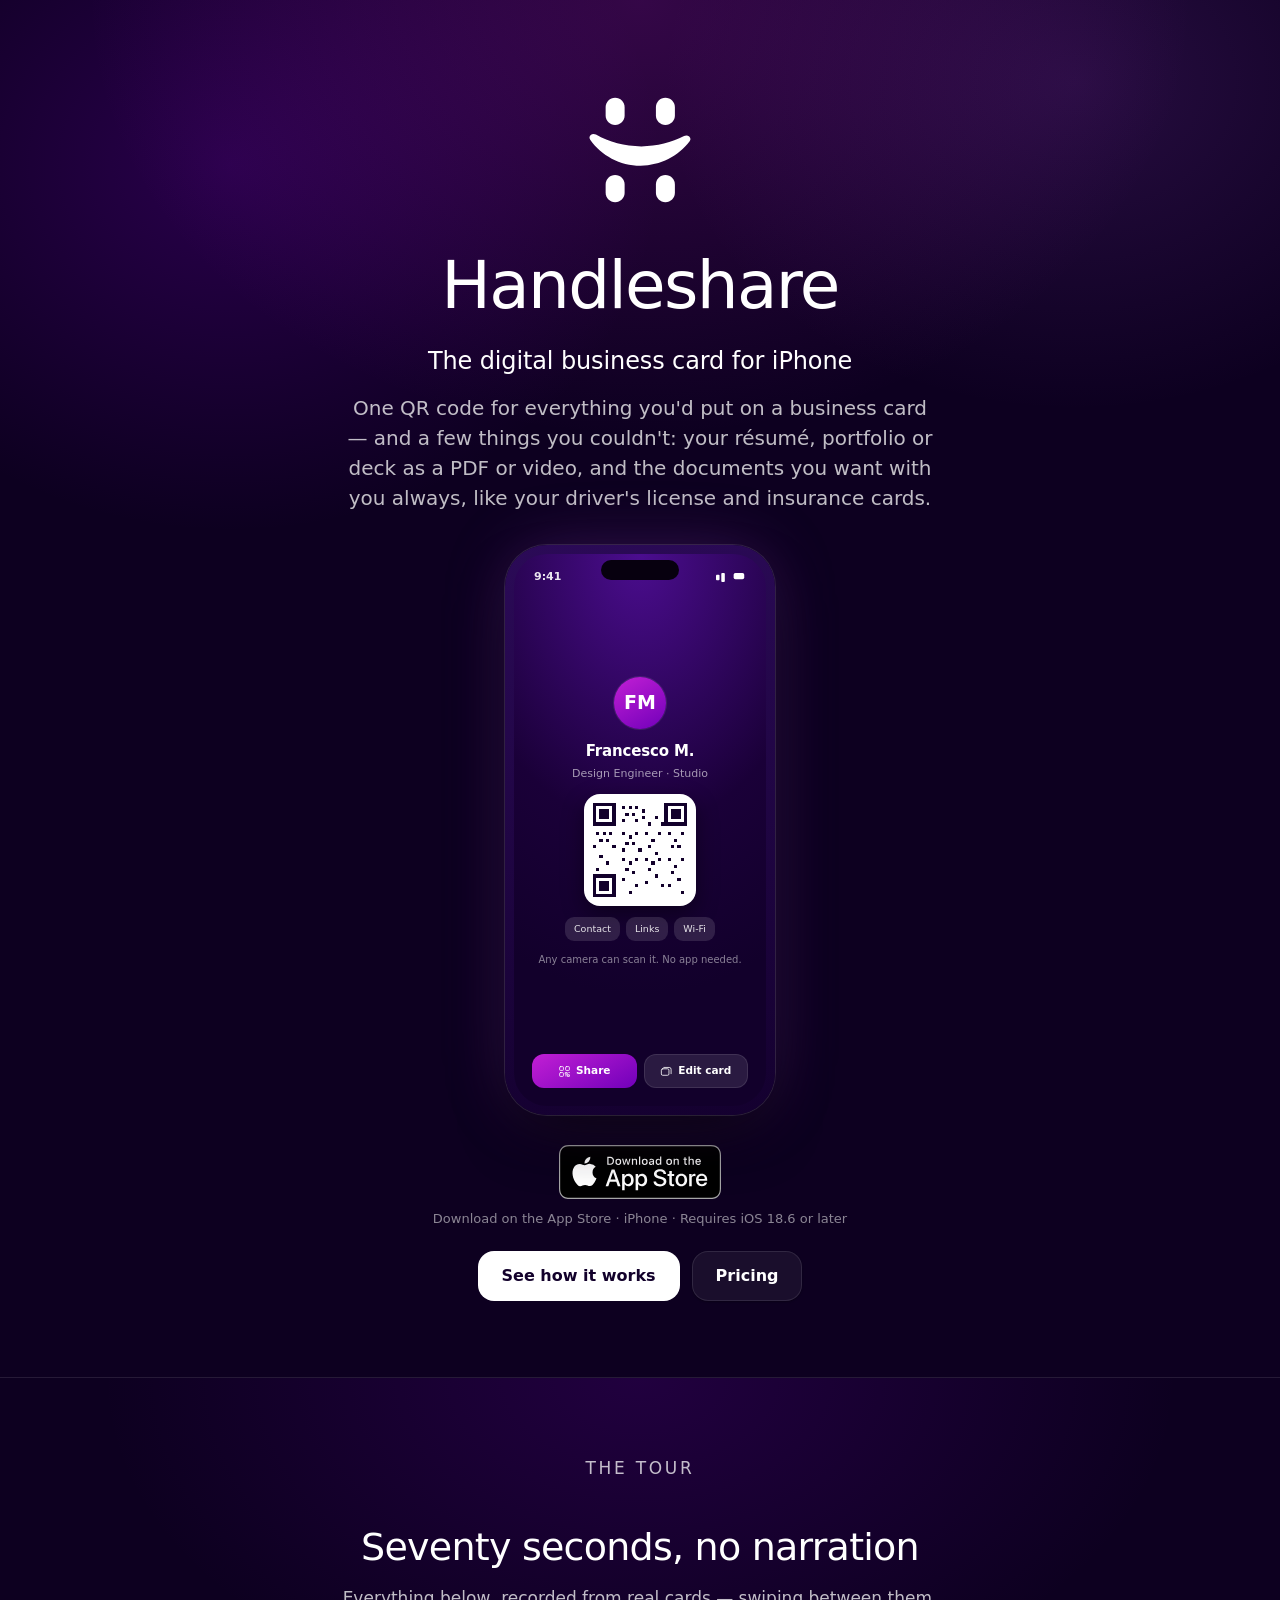
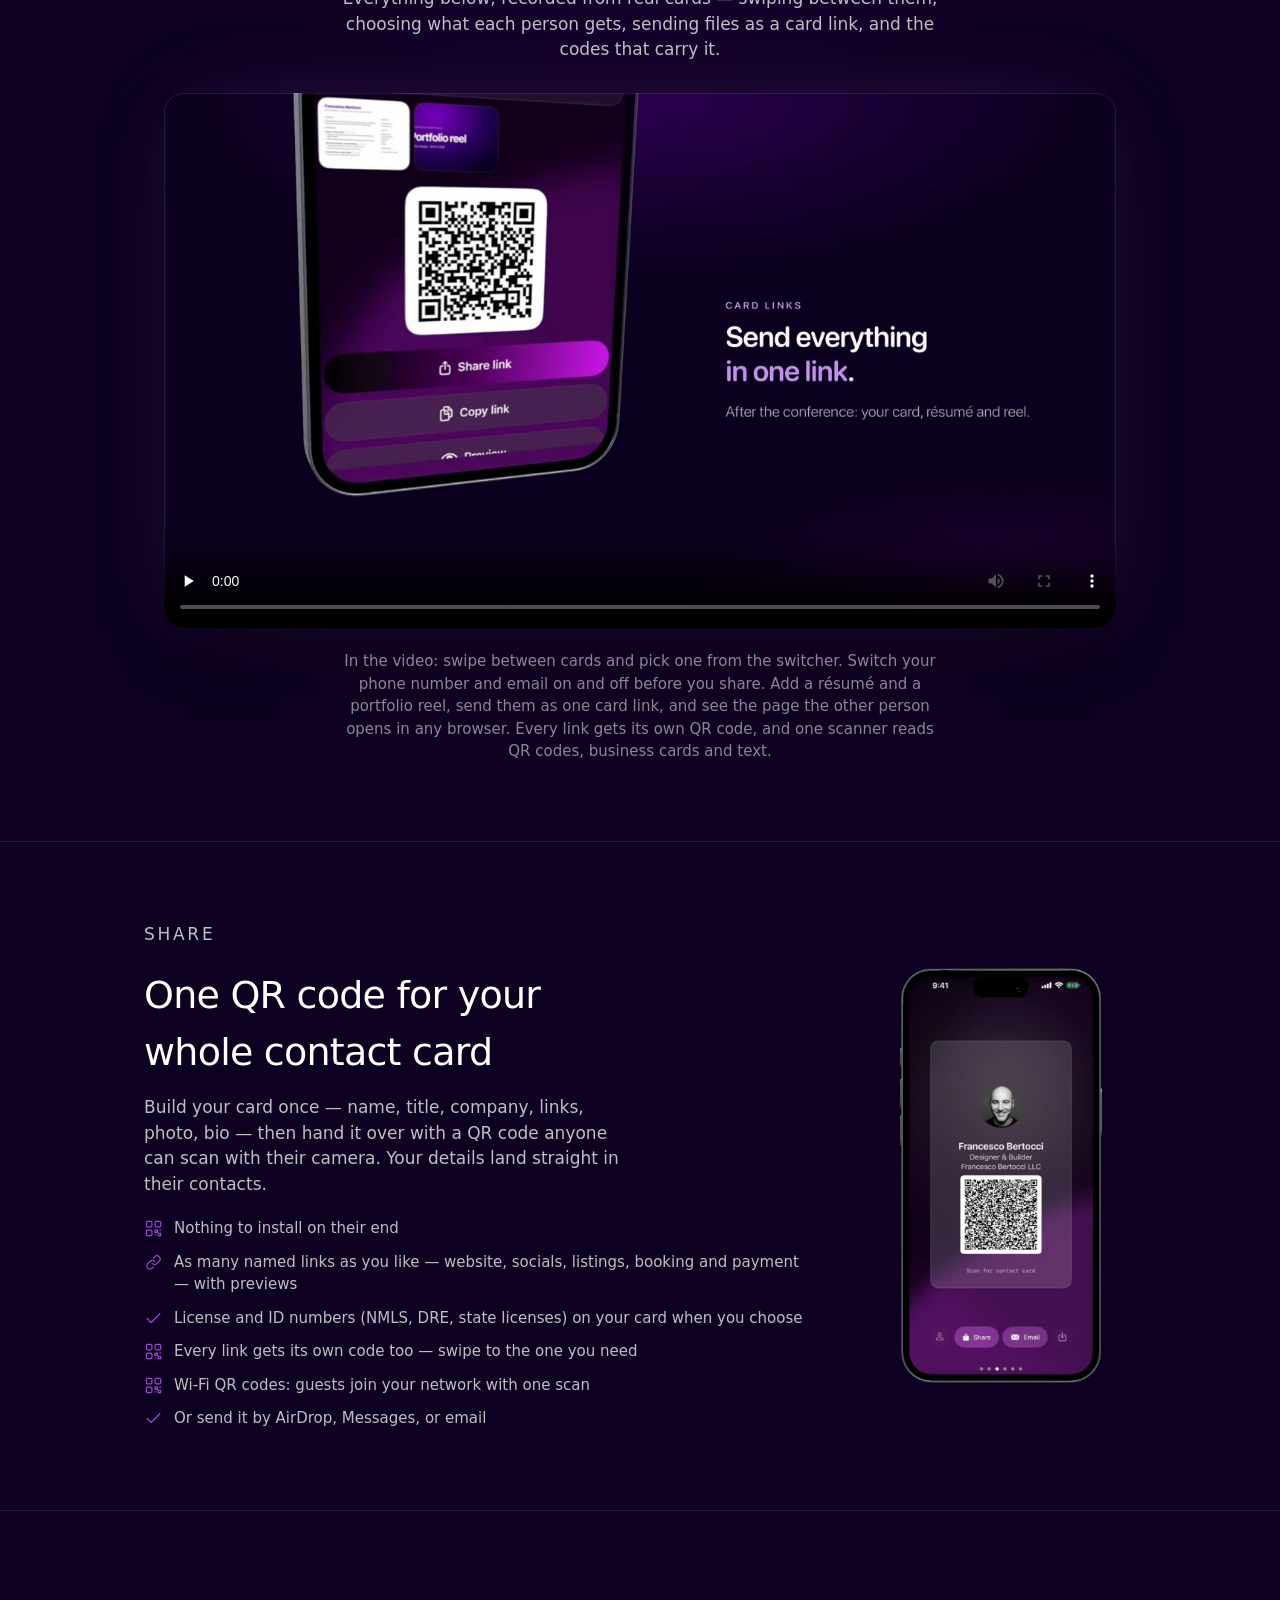
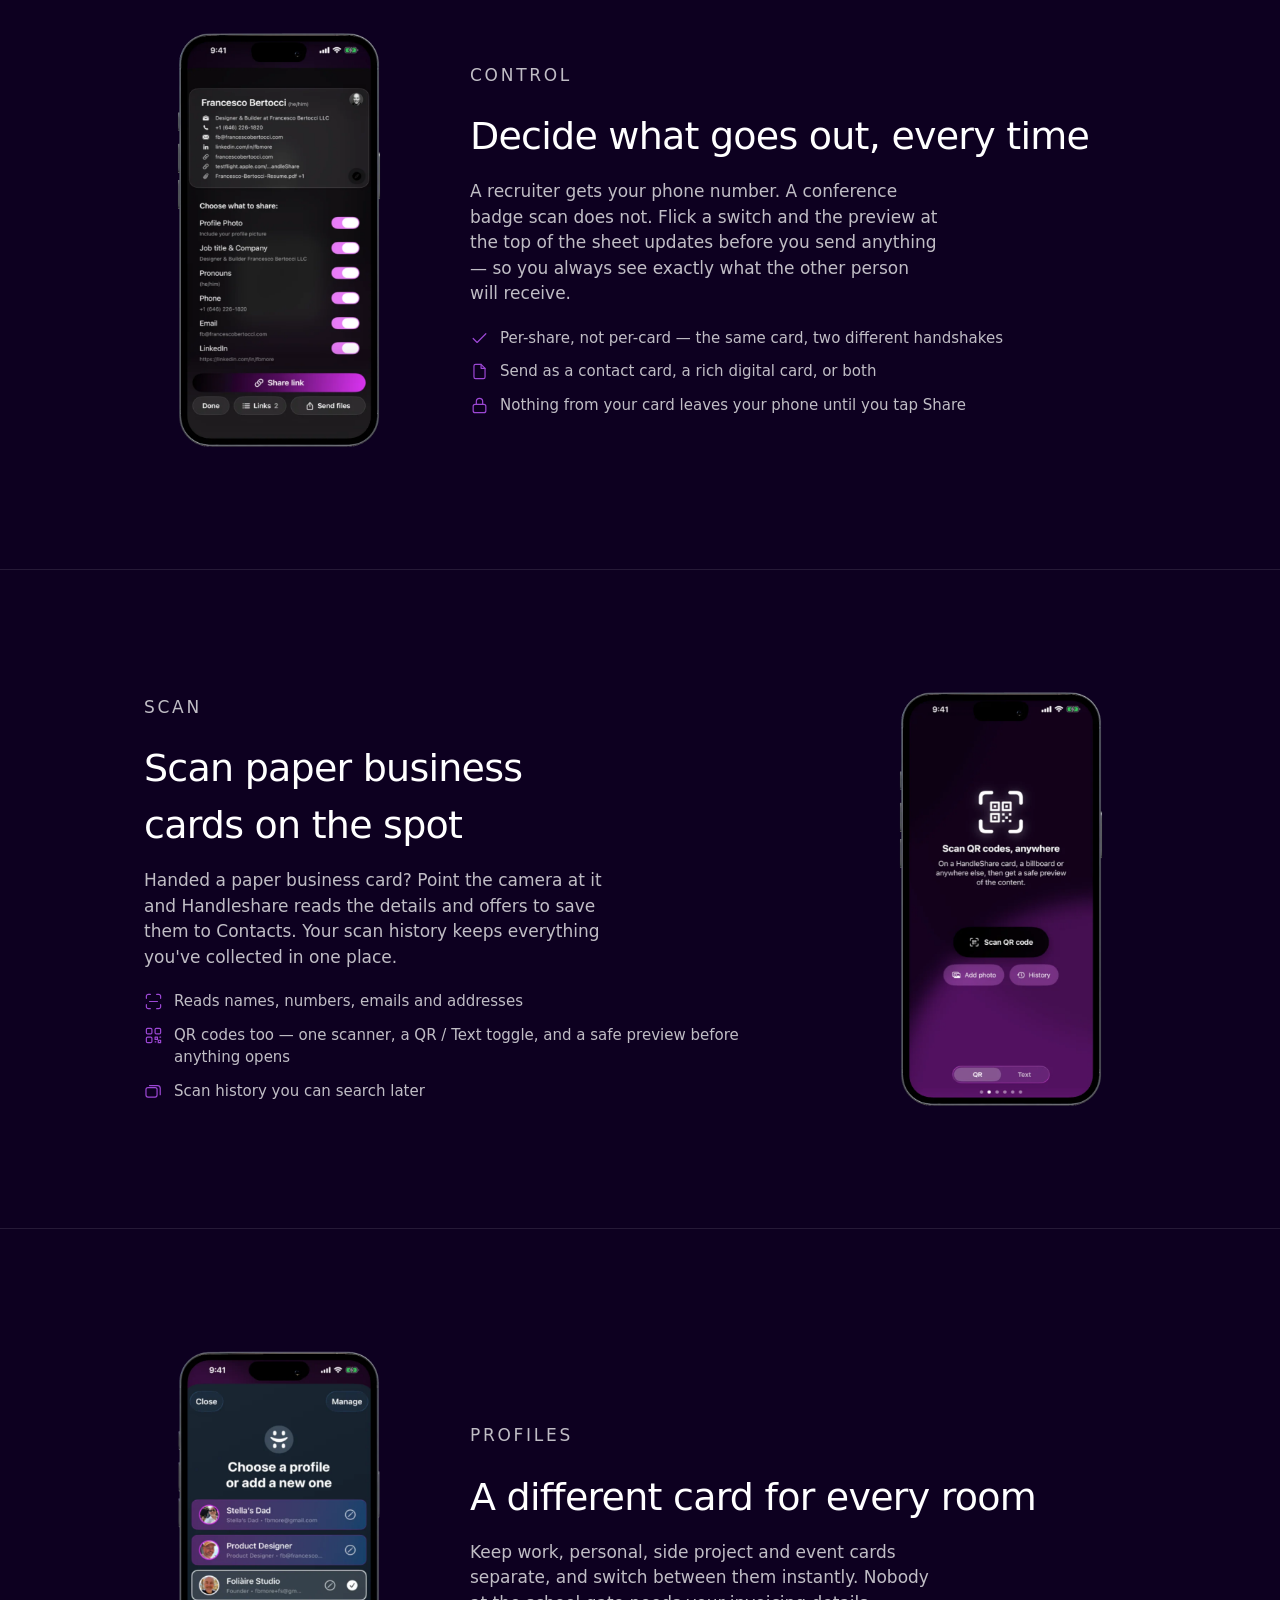
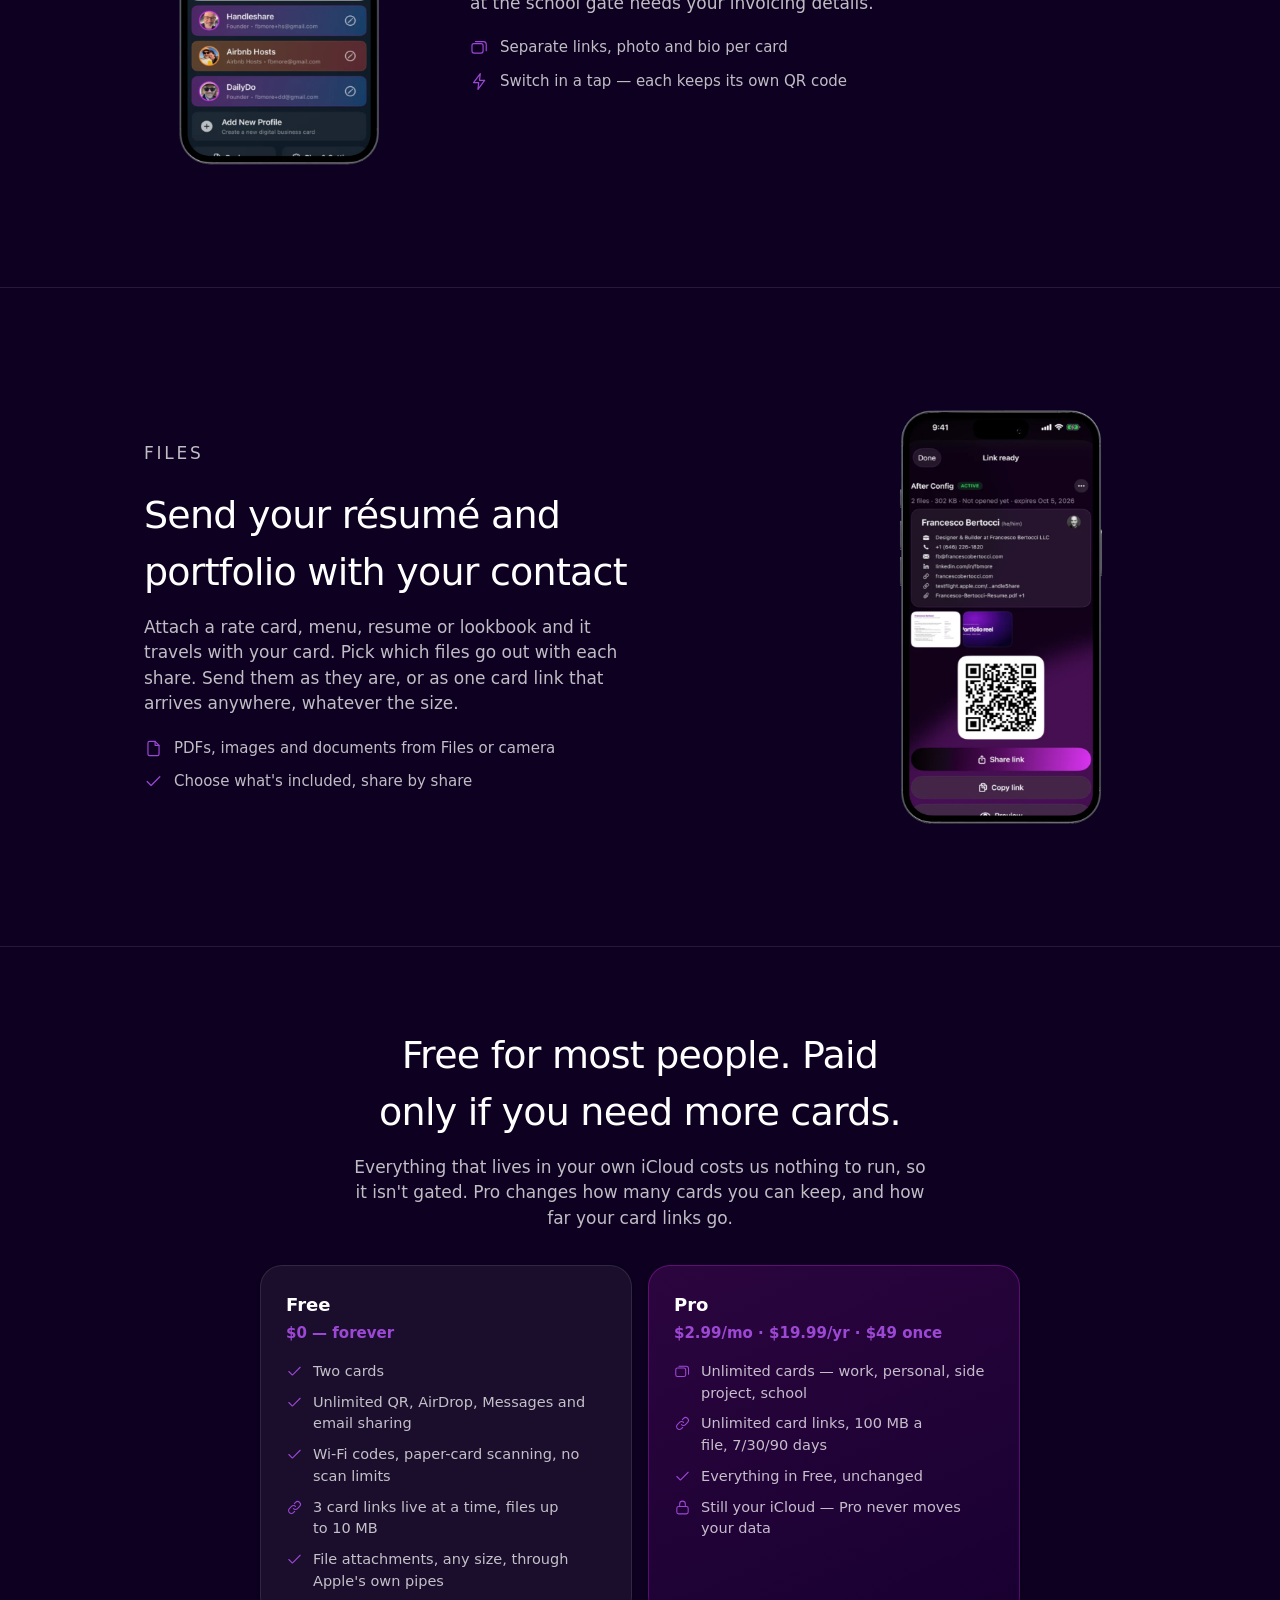
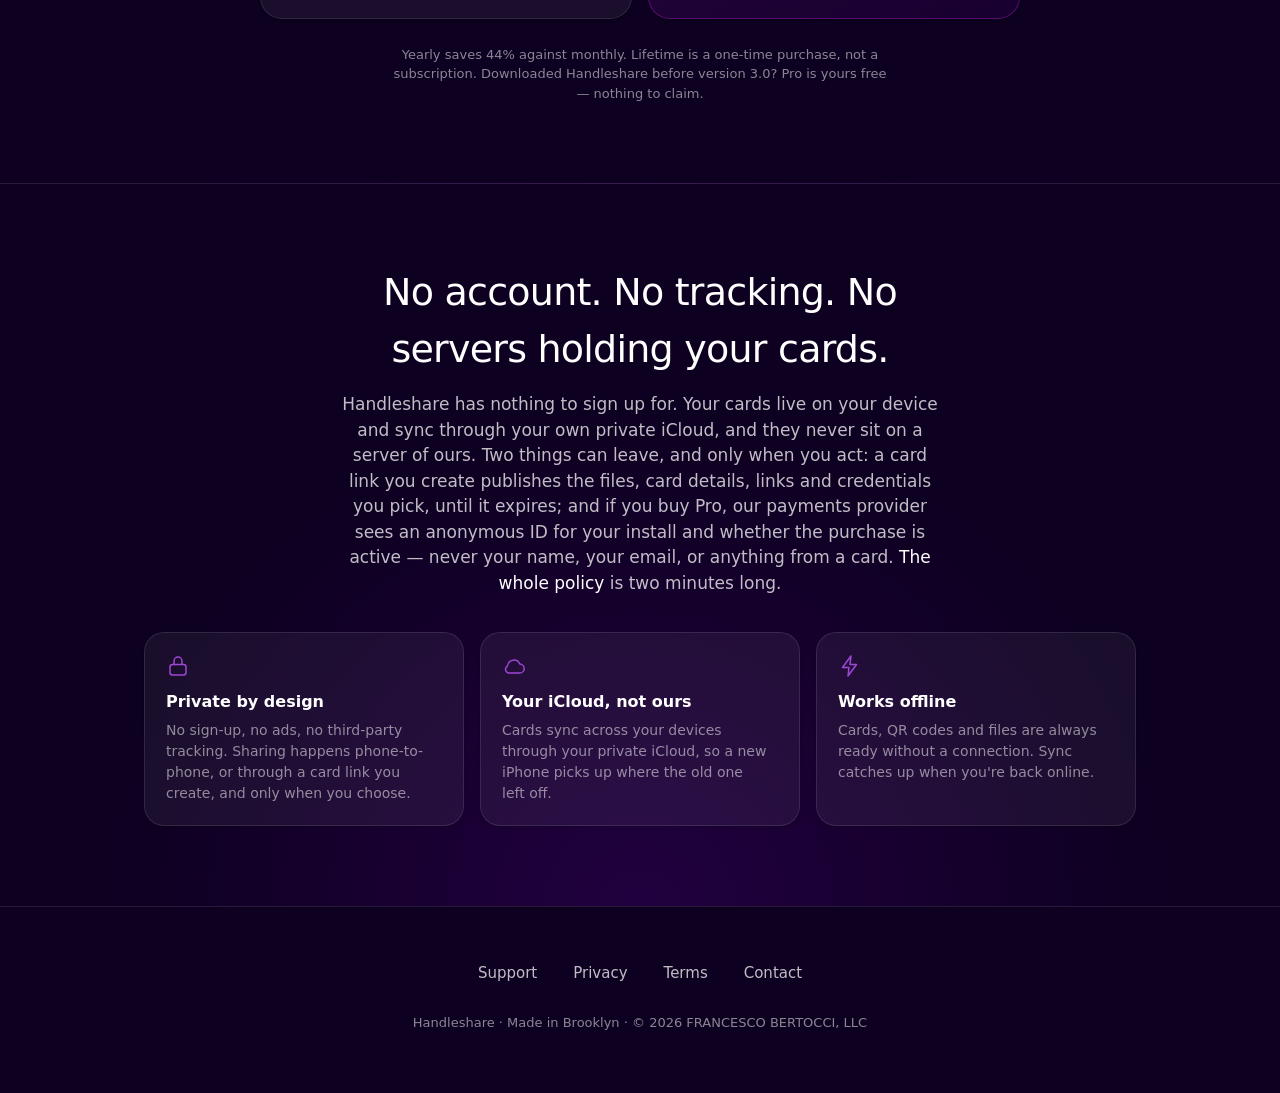
<file: index.html>
<!DOCTYPE html>
<html lang="en">
<head>
<meta charset="UTF-8">
<meta name="viewport" content="width=device-width, initial-scale=1.0">
<title>Handleshare: Digital Business Card for iPhone, No Account</title>
<meta name="description" content="Share your contact with a QR code or a link. No account, and your cards stay in your own iCloud. Free, or Pro for $19.99 a year or $49 once.">
<link rel="canonical" href="https://handleshare.com/">
<meta name="apple-itunes-app" content="app-id=581295018">
<link rel="icon" type="image/png" href="logo.png">
<link rel="apple-touch-icon" href="apple-touch-icon.png">
<meta property="og:site_name" content="Handleshare">
<meta property="og:title" content="Handleshare, the digital business card for iPhone">
<meta property="og:description" content="Share your contact with a QR code or a link. No account, and your cards stay in your own iCloud. Free, or Pro for $19.99 a year or $49 once.">
<meta property="og:url" content="https://handleshare.com/">
<meta property="og:type" content="website">
<meta property="og:image" content="https://handleshare.com/media/og-1200x630.jpg">
<meta property="og:image:width" content="1200">
<meta property="og:image:height" content="630">
<meta property="og:image:alt" content="Handleshare. Your card stays yours. Shared only when you choose.">
<meta name="twitter:card" content="summary_large_image">
<meta name="twitter:title" content="Handleshare, the digital business card for iPhone">
<meta name="twitter:description" content="Share your contact with a QR code or a link. No account, and your cards stay in your own iCloud. Free, or Pro for $19.99 a year or $49 once.">
<meta name="twitter:image" content="https://handleshare.com/media/og-1200x630.jpg">
<script type="application/ld+json">
[
 {
  "@context": "https://schema.org",
  "@type": "SoftwareApplication",
  "name": "Handleshare",
  "operatingSystem": "iOS 18.6 or later",
  "applicationCategory": "BusinessApplication",
  "description": "Share your contact with a QR code or a link. No account, and your cards stay in your own iCloud. Free, or Pro for $19.99 a year or $49 once.",
  "url": "https://handleshare.com/",
  "downloadUrl": "https://apps.apple.com/app/id581295018",
  "image": "https://handleshare.com/media/og-1200x630.jpg",
  "publisher": {
   "@id": "https://handleshare.com/#org"
  },
  "offers": [
   {
    "@type": "Offer",
    "price": "0",
    "priceCurrency": "USD"
   },
   {
    "@type": "Offer",
    "name": "Pro monthly",
    "price": "2.99",
    "priceCurrency": "USD"
   },
   {
    "@type": "Offer",
    "name": "Pro yearly",
    "price": "19.99",
    "priceCurrency": "USD"
   },
   {
    "@type": "Offer",
    "name": "Pro lifetime",
    "price": "49.00",
    "priceCurrency": "USD"
   }
  ]
 },
 {
  "@context": "https://schema.org",
  "@type": "Organization",
  "@id": "https://handleshare.com/#org",
  "name": "FRANCESCO BERTOCCI, LLC",
  "url": "https://handleshare.com/",
  "logo": "https://handleshare.com/logo.png",
  "email": "support@handleshare.com"
 },
 {
  "@context": "https://schema.org",
  "@type": "VideoObject",
  "name": "Handleshare tour",
  "description": "A silent 70-second tour: switching between cards, choosing which details and files to share, sending a résumé and portfolio reel as one card link, the page the recipient sees, and the scanner.",
  "thumbnailUrl": "https://handleshare.com/media/pitch-16x9-poster.jpg",
  "uploadDate": "2026-09-30",
  "duration": "PT1M10S",
  "contentUrl": "https://handleshare.com/media/handleshare-pitch.mp4"
 },
 {
  "@context": "https://schema.org",
  "@type": "VideoObject",
  "name": "Handleshare on iPhone",
  "description": "A silent 26-second loop: swiping between cards, the profile switcher, choosing what to share, and the scanner.",
  "thumbnailUrl": "https://handleshare.com/media/pitch-poster.jpg",
  "uploadDate": "2026-09-30",
  "duration": "PT26S",
  "contentUrl": "https://handleshare.com/media/pitch-hero.mp4"
 }
]
</script>
<style>
  :root{
    --ink:#ffffff;
    --muted:rgba(255,255,255,.52);
    --muted2:rgba(255,255,255,.74);
    --canvas:#0d0020;
    --deep:#240153;
    --violet:#7100BA;
    --magenta:#C21FD4;
    --glow:#9D47D5;
    --surface:rgba(255,255,255,.055);
    --surface2:rgba(255,255,255,.09);
    --line:rgba(255,255,255,.1);
    --outline:oklch(1 0 0 / 0.1);
    --ease:cubic-bezier(0.2,0,0,1);
  }
  *{box-sizing:border-box}
  html{scroll-behavior:smooth}
  body{
    margin:0;background:var(--canvas);color:var(--ink);
    font-family:ui-rounded,"SF Pro Rounded",-apple-system,system-ui,"Segoe UI",Roboto,sans-serif;
    line-height:1.5;-webkit-font-smoothing:antialiased;-moz-osx-font-smoothing:grayscale;
    overflow-x:hidden;
  }
  a{color:var(--ink);text-decoration:none}
  svg{display:block}
  img{max-width:100%}
  .wrap{max-width:1040px;margin:0 auto;padding:0 24px}
  .sr{position:absolute;width:1px;height:1px;padding:0;margin:-1px;overflow:hidden;clip:rect(0 0 0 0);white-space:nowrap;border:0}

  /* skip link */
  .skip{position:absolute;left:-9999px;top:0;z-index:100;background:#fff;color:#000;
    padding:12px 20px;border-radius:0 0 14px 0;font-weight:600}
  .skip:focus{left:0}

  :focus-visible{outline:2px solid var(--glow);outline-offset:3px;border-radius:6px}

  /* ---------- hero ---------- */
  header.hero{
    position:relative;text-align:center;padding:88px 24px 76px;
    background:
      radial-gradient(60% 44% at 50% 0%,rgba(194,31,212,.22),transparent 72%),
      radial-gradient(48% 38% at 18% 12%,rgba(113,0,186,.28),transparent 70%),
      radial-gradient(46% 34% at 84% 6%,rgba(157,71,213,.18),transparent 70%);
  }
  .logo{width:124px;height:124px;margin:0 auto 24px;animation:floaty 5.5s ease-in-out infinite}
  @keyframes floaty{0%,100%{transform:translateY(0)}50%{transform:translateY(-7px)}}
  h1{font-size:clamp(40px,7.4vw,66px);font-weight:300;letter-spacing:-.025em;margin:0 0 14px;text-wrap:balance}
  .h1cat{display:block;margin-top:8px;font-size:clamp(18px,2.6vw,24px);font-weight:500;letter-spacing:-.005em;color:var(--ink)}
  .tag{font-size:clamp(16px,2.3vw,20px);color:var(--muted2);font-weight:300;
    max-width:600px;margin:0 auto 32px;text-wrap:pretty}

  .heroStage{max-width:340px;margin:0 auto 30px}
  .herovid{display:block;width:100%;aspect-ratio:660/1434;object-fit:cover;background:#1a0038;border-radius:34px;outline:1px solid var(--outline);outline-offset:-1px;
    box-shadow:0 28px 60px -18px rgba(0,0,0,.85),0 0 70px -14px rgba(157,71,213,.4)}
  /* The CSS device mock is only a fallback; JS restores it if the video fails. */
  .heroStage .phoneWrap{display:none}
  .heroStage.videoFailed .phoneWrap{display:flex}
  .heroStage.videoFailed .herovid{display:none}

  .badgeRow{display:flex;flex-direction:column;align-items:center;gap:10px;margin:0 0 22px}
  .appstore img{height:54px;width:auto;display:block}
  .appstore{display:inline-block;border-radius:10px}
  /* Kept for the pre-launch state; the badge is a live link now. */
  .appstore[aria-disabled="true"]{opacity:.42;filter:grayscale(1);cursor:default}
  .storenote{margin:0;font-size:13px;font-weight:300;color:var(--muted)}

  .ctarow{display:flex;gap:12px;justify-content:center;flex-wrap:wrap}
  .cta{display:inline-flex;gap:8px;align-items:center;justify-content:center;
    background:#fff;color:#12002b;font-weight:600;padding:13px 24px;border-radius:16px;
    font-size:16px;min-height:48px;
    transition-property:transform,background-color,box-shadow;transition-duration:160ms;transition-timing-function:var(--ease)}
  .cta:hover{box-shadow:0 8px 24px rgba(194,31,212,.28)}
  .cta:active{transform:scale(.96)}
  .cta.ghost{background:var(--surface);color:var(--ink);
    box-shadow:inset 0 0 0 1px var(--line),0 1px 2px rgba(0,0,0,.3)}
  .cta.ghost:hover{background:var(--surface2)}

  /* ---------- real device shots ----------
     Captured on an iPhone 17 Pro Max simulator from Francesco's own cards and
     framed by Foliàire's SceneKit renderer, so the frame, the shadow and the
     screen are one image with real alpha. No outline: the render carries its
     own bezel and contact shadow, and a second hairline would read as a seam. */
  .devshot{display:block;width:270px;max-width:100%;height:auto}
  @media (max-width:900px){.devshot{width:250px}}

  /* ---------- the 48-second tour ---------- */
  .tourband{padding:78px 0;border-top:1px solid var(--line);
    background-image:radial-gradient(60% 46% at 50% 0%,rgba(113,0,186,.2),transparent 70%);
    background-repeat:no-repeat}
  .tourband .wrap{max-width:1000px;margin:0 auto;padding:0 24px;text-align:center}
  .tourband h2{font-size:clamp(26px,3.6vw,38px);font-weight:300;letter-spacing:-.02em;
    margin:8px 0 10px;text-wrap:balance}
  .tourband p{font-size:17px;color:var(--muted2);font-weight:300;margin:0 auto 30px;
    max-width:56ch;text-wrap:pretty}
  .tourvid{display:block;width:100%;aspect-ratio:16/9;border-radius:20px;background:#12002b;
    outline:1px solid var(--outline);outline-offset:-1px;
    box-shadow:0 24px 60px -22px rgba(0,0,0,.8),0 0 80px -28px rgba(157,71,213,.42)}
  .tourband .vidnote{font-size:15px;color:var(--muted);margin:22px auto 0;max-width:64ch}

  /* ---------- phone mock ---------- */
  .phoneWrap{display:flex;justify-content:center}
  .phone{
    position:relative;width:270px;aspect-ratio:9/19;flex:none;
    background:linear-gradient(170deg,#2b0a57,#14002f);
    border-radius:42px;padding:9px;
    box-shadow:
      0 0 0 1px rgba(255,255,255,.11),
      0 28px 60px -18px rgba(0,0,0,.85),
      0 0 70px -14px rgba(157,71,213,.4);
  }
  .notch{position:absolute;top:15px;left:50%;transform:translateX(-50%);
    width:78px;height:20px;background:#07000f;border-radius:11px;z-index:3}
  /* inner radius = outer 42 − 9 padding = 33 (concentric) */
  .screen{position:relative;width:100%;height:100%;border-radius:33px;overflow:hidden;
    background:radial-gradient(120% 80% at 50% 0%,#4b0d8f,#1a0038 62%,#12002b);
    display:flex;flex-direction:column}
  .st{display:flex;justify-content:space-between;align-items:center;
    padding:15px 20px 0;font-size:11px;font-weight:600;color:rgba(255,255,255,.9);
    font-variant-numeric:tabular-nums}
  .st svg{width:30px;height:11px}
  .pbody{flex:1;display:flex;flex-direction:column;align-items:center;
    justify-content:center;padding:14px 18px 62px;gap:11px}

  .pAvatar{width:52px;height:52px;border-radius:50%;
    background:linear-gradient(150deg,var(--magenta),var(--violet));
    display:grid;place-items:center;font-size:19px;font-weight:600;
    box-shadow:0 0 0 1px var(--outline)}
  .pName{font-size:15px;font-weight:600;letter-spacing:-.01em}
  .pRole{font-size:11px;color:rgba(255,255,255,.6);margin-top:-7px;text-align:center}
  .qr{width:112px;height:112px;border-radius:16px;background:#fff;padding:9px;
    box-shadow:0 8px 22px rgba(0,0,0,.42)}
  .qr svg{width:100%;height:100%}
  .chips{display:flex;gap:6px;flex-wrap:wrap;justify-content:center}
  .chip{font-size:9.5px;padding:5px 9px;border-radius:9px;background:rgba(255,255,255,.12);
    color:rgba(255,255,255,.88);white-space:nowrap}
  .pHint{font-size:10px;color:rgba(255,255,255,.5);text-align:center;text-wrap:pretty}

  /* bottom action bar inside the mock — keeps tall screens from reading as empty */
  .pActions{position:absolute;left:18px;right:18px;bottom:18px;display:flex;gap:7px}
  .pBtn{flex:1;display:flex;align-items:center;justify-content:center;gap:5px;
    font-size:10.5px;font-weight:600;padding:9px 0;border-radius:12px;
    background:rgba(255,255,255,.1);box-shadow:inset 0 0 0 1px var(--line)}
  .pBtn.primary{background:linear-gradient(150deg,var(--magenta),var(--violet));box-shadow:none}
  .pBtn svg{width:13px;height:13px}

  /* wifi screen */
  .wifiCard{width:100%;border-radius:17px;background:rgba(255,255,255,.09);
    box-shadow:inset 0 0 0 1px var(--line);padding:13px 14px;display:flex;
    align-items:center;gap:10px}
  .wifiIco{width:32px;height:32px;border-radius:10px;flex:none;display:grid;place-items:center;
    background:linear-gradient(150deg,var(--magenta),var(--violet))}
  .wifiIco svg{width:17px;height:17px}
  .wifiName{font-size:12px;font-weight:600}
  .wifiSub{font-size:9.5px;color:rgba(255,255,255,.55)}

  /* scan screen */
  .scanFrame{position:relative;width:100%;aspect-ratio:1.62;border-radius:14px;
    background:linear-gradient(150deg,rgba(255,255,255,.14),rgba(255,255,255,.05));
    box-shadow:inset 0 0 0 1px var(--line);overflow:hidden;padding:13px}
  .scanLine{position:absolute;left:8%;right:8%;height:2px;border-radius:2px;
    background:linear-gradient(90deg,transparent,var(--magenta),transparent);
    animation:scan 2.6s var(--ease) infinite}
  @keyframes scan{0%,100%{top:16%;opacity:.25}50%{top:80%;opacity:1}}
  .sk{height:6px;border-radius:3px;background:rgba(255,255,255,.32);margin-bottom:7px}

  /* profiles screen */
  .profRow{width:100%;display:flex;align-items:center;gap:9px;padding:9px 11px;
    border-radius:15px;background:rgba(255,255,255,.07);
    box-shadow:inset 0 0 0 1px var(--line)}
  .profRow.sel{background:rgba(194,31,212,.2);box-shadow:inset 0 0 0 1px rgba(194,31,212,.5)}
  .profDot{width:26px;height:26px;border-radius:50%;flex:none;display:grid;place-items:center;
    font-size:10px;font-weight:600}
  .profName{font-size:11px;font-weight:600}
  .profSub{font-size:9px;color:rgba(255,255,255,.55)}

  /* files screen */
  .fileRow{width:100%;display:flex;align-items:center;gap:9px;padding:9px 11px;
    border-radius:14px;background:rgba(255,255,255,.07);
    box-shadow:inset 0 0 0 1px var(--line)}
  .fileIco{width:26px;height:26px;border-radius:8px;flex:none;display:grid;place-items:center;
    background:rgba(255,255,255,.14)}
  .fileIco svg{width:14px;height:14px}
  .fileName{font-size:10.5px;font-weight:600}
  .fileSize{font-size:9px;color:rgba(255,255,255,.5);font-variant-numeric:tabular-nums}

  /* ---------- feature sections ---------- */
  .feat{padding:80px 0;border-top:1px solid var(--line)}
  .feat .wrap{display:grid;grid-template-columns:1fr auto;gap:56px;align-items:center}
  .feat.flip .wrap{grid-template-columns:auto 1fr}
  .feat h2{font-size:clamp(26px,3.6vw,38px);font-weight:300;letter-spacing:-.02em;
    margin:0 0 14px;text-wrap:balance}
  .feat p{font-size:17px;color:var(--muted2);font-weight:300;margin:0 0 20px;
    max-width:44ch;text-wrap:pretty}
  .kicker{display:inline-block;font-size:12px;letter-spacing:.16em;text-transform:uppercase;
    color:var(--glow);font-weight:600;margin:0 0 12px}
  .bul{list-style:none;padding:0;margin:0;display:flex;flex-direction:column;gap:11px}
  .bul li{display:flex;gap:11px;align-items:flex-start;font-size:15px;color:var(--muted2);
    font-weight:300;text-wrap:pretty}
  .bul svg{width:19px;height:19px;flex:none;margin-top:2px;color:var(--glow)}

  /* ---------- privacy band ---------- */
  .band{padding:80px 0;border-top:1px solid var(--line);
    background:radial-gradient(60% 100% at 50% 100%,rgba(113,0,186,.2),transparent 70%)}
  .band .wrap{text-align:center}
  .band h2{font-size:clamp(26px,3.6vw,38px);font-weight:300;letter-spacing:-.02em;
    margin:0 0 14px;text-wrap:balance}
  .band p{font-size:17px;color:var(--muted2);font-weight:300;max-width:56ch;margin:0 auto 36px;
    text-wrap:pretty}
  .grid3{display:grid;grid-template-columns:repeat(3,1fr);gap:16px;text-align:left}
  .tile{background:var(--surface);border-radius:20px;padding:22px;
    box-shadow:inset 0 0 0 1px var(--line),0 1px 3px rgba(0,0,0,.3)}
  .tile svg{width:24px;height:24px;color:var(--glow);margin-bottom:12px}
  .tile h3{font-size:16px;font-weight:600;margin:0 0 6px}
  .tile p{font-size:14px;color:var(--muted);margin:0;font-weight:300;text-wrap:pretty}

  /* ---------- pricing ---------- */
  .pricing{padding:80px 0;border-top:1px solid var(--line)}
  .pricing .wrap{text-align:center}
  .pricing h2{font-size:clamp(26px,3.6vw,38px);font-weight:300;letter-spacing:-.02em;margin:0 0 14px;text-wrap:balance}
  .pricing .lede{font-size:17px;color:var(--muted2);font-weight:300;max-width:54ch;margin:0 auto 34px;text-wrap:pretty}
  .plans{display:grid;grid-template-columns:1fr 1fr;gap:16px;text-align:left;max-width:760px;margin:0 auto}
  .plan{background:var(--surface);border-radius:22px;padding:26px;
    box-shadow:inset 0 0 0 1px var(--line),0 1px 3px rgba(0,0,0,.3)}
  .plan.pro{background:linear-gradient(155deg,rgba(194,31,212,.17),rgba(113,0,186,.11));
    box-shadow:inset 0 0 0 1px rgba(194,31,212,.36),0 1px 3px rgba(0,0,0,.3)}
  .plan h3{font-size:18px;font-weight:600;margin:0 0 4px}
  .plan .price{font-size:15px;color:var(--glow);font-weight:600;margin:0 0 16px;font-variant-numeric:tabular-nums}
  .plan ul{list-style:none;padding:0;margin:0;display:flex;flex-direction:column;gap:9px}
  .plan li{display:flex;gap:10px;align-items:flex-start;font-size:14.5px;color:var(--muted2);font-weight:300;text-wrap:pretty}
  .plan li svg{width:17px;height:17px;flex:none;margin-top:2px;color:var(--glow)}
  .pricenote{font-size:13px;color:var(--muted);font-weight:300;margin:26px auto 0;max-width:60ch;text-wrap:pretty}
  @media (max-width:820px){.plans{grid-template-columns:1fr}}

  /* ---------- footer ---------- */
  footer{border-top:1px solid var(--line);padding:44px 0 60px;text-align:center}
  .flinks{display:flex;gap:8px;justify-content:center;flex-wrap:wrap;margin-bottom:18px}
  .flinks a{font-size:15px;color:var(--muted2);padding:10px 14px;border-radius:12px;
    min-height:44px;display:inline-flex;align-items:center;
    transition-property:color,background-color;transition-duration:150ms;transition-timing-function:var(--ease)}
  .flinks a:hover{color:var(--ink);background:var(--surface)}
  .fnote{font-size:13px;color:var(--muted);font-weight:300;margin:0}

  @media (max-width:820px){
    .feat .wrap,.feat.flip .wrap{grid-template-columns:1fr;gap:36px;justify-items:center}
    .feat .copy{order:1;text-align:center}
    .feat .phoneWrap{order:2}
    .bul li{text-align:left}
    .bul{max-width:340px;margin:0 auto}
    .feat p{margin-left:auto;margin-right:auto}
    .grid3{grid-template-columns:1fr}
  }

  @media (prefers-reduced-motion:reduce){
    html{scroll-behavior:auto}
    *,*::before,*::after{animation-duration:.001ms!important;animation-iteration-count:1!important;
      transition-duration:.001ms!important}
  }
</style>
<!-- Foliàire Analytics. Marketing pages only (home, support) — never the card
     viewer (view.html) or the legal pages. See privacy.html "This website". -->
<script>window.FOLIAIRE_SITE_ID = 'ff3ea36f3c25e1f14fb67638';</script>
<script async src="https://foliairestudio.com/analytics/foliaire.js"></script>
</head>

<a class="skip" href="#main">Skip to content</a>

<!-- icon sprite -->
<svg width="0" height="0" style="position:absolute" aria-hidden="true" focusable="false">
  <defs>
    <g id="i-check" fill="none" stroke="currentColor" stroke-width="1.5" stroke-linecap="round" stroke-linejoin="round"><path d="M20 6 9 17l-5-5"/></g>
    <g id="i-qr" fill="none" stroke="currentColor" stroke-width="1.5" stroke-linecap="round" stroke-linejoin="round"><rect x="3" y="3" width="7" height="7" rx="1.5"/><rect x="14" y="3" width="7" height="7" rx="1.5"/><rect x="3" y="14" width="7" height="7" rx="1.5"/><path d="M14 14h3v3h-3zM20 14h1M14 20h1M18 18h3v3h-3z"/></g>
    <g id="i-wifi" fill="none" stroke="currentColor" stroke-width="1.5" stroke-linecap="round" stroke-linejoin="round"><path d="M5 12.5a10 10 0 0 1 14 0M8.5 16a5 5 0 0 1 7 0"/><circle cx="12" cy="19.5" r="1"/></g>
    <g id="i-scan" fill="none" stroke="currentColor" stroke-width="1.5" stroke-linecap="round" stroke-linejoin="round"><path d="M3 8V5.5A2.5 2.5 0 0 1 5.5 3H8M16 3h2.5A2.5 2.5 0 0 1 21 5.5V8M21 16v2.5a2.5 2.5 0 0 1-2.5 2.5H16M8 21H5.5A2.5 2.5 0 0 1 3 18.5V16M7 12h10"/></g>
    <g id="i-cards" fill="none" stroke="currentColor" stroke-width="1.5" stroke-linecap="round" stroke-linejoin="round"><rect x="2.5" y="7" width="14" height="12" rx="2.5"/><path d="M7 4.5h10A3.5 3.5 0 0 1 20.5 8v8"/></g>
    <g id="i-file" fill="none" stroke="currentColor" stroke-width="1.5" stroke-linecap="round" stroke-linejoin="round"><path d="M14 3H7a2 2 0 0 0-2 2v14a2 2 0 0 0 2 2h10a2 2 0 0 0 2-2V8z"/><path d="M14 3v5h5"/></g>
    <g id="i-lock" fill="none" stroke="currentColor" stroke-width="1.5" stroke-linecap="round" stroke-linejoin="round"><rect x="4" y="10.5" width="16" height="10.5" rx="2.5"/><path d="M8 10.5V7a4 4 0 0 1 8 0v3.5"/></g>
    <g id="i-cloud" fill="none" stroke="currentColor" stroke-width="1.5" stroke-linecap="round" stroke-linejoin="round"><path d="M17.5 19a4.5 4.5 0 0 0 .3-9 6.5 6.5 0 0 0-12.4 2A3.9 3.9 0 0 0 6 19z"/></g>
    <g id="i-bolt" fill="none" stroke="currentColor" stroke-width="1.5" stroke-linecap="round" stroke-linejoin="round"><path d="M13 2 4.5 13.5H11L10 22l8.5-11.5H12z"/></g>
    <g id="i-link" fill="none" stroke="currentColor" stroke-width="1.5" stroke-linecap="round" stroke-linejoin="round"><path d="M10.5 13.5a4 4 0 0 0 5.7 0l3-3a4 4 0 1 0-5.7-5.7l-1.7 1.7"/><path d="M13.5 10.5a4 4 0 0 0-5.7 0l-3 3a4 4 0 1 0 5.7 5.7l1.7-1.7"/></g>
  </defs>
</svg>

<header class="hero">
  <div class="logo" id="logoAnim" role="img" aria-label="Handleshare">
    <noscript><img src="logo.png" width="124" height="124" alt="Handleshare"></noscript>
  </div>
  <h1>Handleshare<span class="h1cat">The digital business card for iPhone</span></h1>
  <p class="tag">One QR code for everything you'd put on a business card — and a few things you couldn't: your résumé, portfolio or deck as a PDF or video, and the documents you want with you always, like your driver's license and insurance&nbsp;cards.</p>

  <div class="heroStage" id="heroStage">
    <!-- Hero video: drops in automatically once media/pitch-hero.mp4 exists. -->
    <video class="herovid" id="heroVid" muted loop playsinline autoplay preload="auto"
           poster="media/pitch-poster.jpg"
           aria-label="A silent 26-second capture of Handleshare on iPhone: swiping up on a card to reveal the next one and switching to it, the profile switcher opening to six cards, then the share sheet with contact details being switched on and off, and the scanner switching between QR and text.">
      <source src="media/pitch-hero.mp4" type="video/mp4">
    </video>
    <div class="phoneWrap">
      <div class="phone">
        <div class="notch"></div>
        <div class="screen">
          <div class="st"><span>9:41</span>
            <svg viewBox="0 0 34 12" fill="#fff" aria-hidden="true"><rect x="0" y="3" width="4" height="6" rx="1"/><rect x="6" y="1" width="4" height="10" rx="1"/><rect x="20" y="1" width="12" height="7" rx="2"/></svg>
          </div>
          <div class="pbody">
            <div class="pAvatar" aria-hidden="true">FM</div>
            <div class="pName">Francesco M.</div>
            <div class="pRole">Design Engineer · Studio</div>
            <div class="qr" aria-hidden="true">
              <svg viewBox="0 0 29 29" fill="#12002b" shape-rendering="crispEdges">
                <path d="M0.5 0.5h6v6h-6zM22.5 0.5h6v6h-6zM0.5 22.5h6v6h-6z" fill="none" stroke="#12002b" stroke-width="1"/>
                <rect x="2" y="2" width="3" height="3"/><rect x="24" y="2" width="3" height="3"/><rect x="2" y="24" width="3" height="3"/>
                <path d="M9 1h1v1H9zM11 1h1v1h-1zM13 1h1v1h-1zM10 3h1v1h-1zM12 3h1v1h-1zM9 5h1v1H9zM13 5h1v1h-1zM1 9h1v1H1zM3 9h1v1H3zM5 9h1v1H5zM2 11h1v1H2zM4 11h1v1H4zM0 13h1v1H0zM6 13h1v1H6zM9 9h1v1H9zM11 10h1v1h-1zM13 9h1v1h-1zM10 12h1v1h-1zM12 12h1v1h-1zM9 14h1v1H9zM14 14h1v1h-1zM16 9h1v1h-1zM18 11h1v1h-1zM20 9h1v1h-1zM17 13h1v1h-1zM19 15h1v1h-1zM23 9h1v1h-1zM25 11h1v1h-1zM27 9h1v1h-1zM24 13h1v1h-1zM26 13h1v1h-1zM9 17h1v1H9zM11 18h1v1h-1zM13 17h1v1h-1zM10 20h1v1h-1zM12 21h1v1h-1zM9 23h1v1H9zM13 25h1v1h-1zM11 27h1v1h-1zM16 17h1v1h-1zM18 18h1v1h-1zM20 17h1v1h-1zM17 20h1v1h-1zM19 22h1v1h-1zM16 24h1v1h-1zM21 25h1v1h-1zM23 17h1v1h-1zM25 19h1v1h-1zM27 17h1v1h-1zM24 21h1v1h-1zM26 23h1v1h-1zM23 25h1v1h-1zM27 27h1v1h-1zM15 2h1v1h-1zM15 4h1v1h-1zM17 6h1v1h-1zM19 4h1v1h-1zM21 6h1v1h-1zM2 16h1v1H2zM4 18h1v1H4zM1 20h1v1H1zM5 22h1v1H5zM3 24h1v1H3zM6 26h1v1H6z"/>
              </svg>
            </div>
            <div class="chips" aria-hidden="true"><span class="chip">Contact</span><span class="chip">Links</span><span class="chip">Wi-Fi</span></div>
            <div class="pHint">Any camera can scan it. No app needed.</div>
            <div class="pActions" aria-hidden="true">
              <span class="pBtn primary"><svg viewBox="0 0 24 24"><use href="#i-qr"/></svg>Share</span>
              <span class="pBtn"><svg viewBox="0 0 24 24"><use href="#i-cards"/></svg>Edit card</span>
            </div>
          </div>
        </div>
      </div>
    </div>
  </div>

  <div class="badgeRow">
    <a class="appstore" href="https://apps.apple.com/app/id581295018" aria-label="Download Handleshare on the App Store">
      <img src="appstore-badge.svg" alt="" aria-hidden="true">
    </a>
    <p class="storenote">Download on the App Store · iPhone · Requires iOS 18.6 or later</p>
  </div>

  <div class="ctarow">
    <a class="cta" href="#tour">See how it works</a>
    <a class="cta ghost" href="#pricing">Pricing</a>
  </div>
</header>

<main id="main">
<div id="tour"></div>

<!-- 0 · THE TOUR -->
<section class="tourband">
  <div class="wrap">
    <p class="kicker">The tour</p>
    <h2>Seventy seconds, no narration</h2>
    <p>Everything below, recorded from real cards — swiping between them, choosing what each person gets, sending files as a card link, and the codes that carry it.</p>
    <video class="tourvid" controls playsinline preload="none"
           poster="media/pitch-16x9-poster.jpg"
           aria-label="A silent 70-second tour of Handleshare: switching between cards, the profile switcher, choosing which details and files to share, sending a résumé and portfolio reel as a card link and the page the recipient sees, a QR code for every link, and the scanner in QR and text modes.">
      <source src="media/handleshare-pitch.mp4" type="video/mp4">
    </video>
    <p class="vidnote">In the video: swipe between cards and pick one from the switcher. Switch your phone number and email on and off before you share. Add a résumé and a portfolio reel, send them as one card link, and see the page the other person opens in any browser. Every link gets its own QR code, and one scanner reads QR codes, business cards and text.</p>
  </div>
</section>

<!-- 1 · SHARE -->
<section class="feat">
  <div class="wrap">
    <div class="copy">
      <p class="kicker">Share</p>
      <h2>One QR code for your whole contact card</h2>
      <p>Build your card once — name, title, company, links, photo, bio — then hand it over with a QR code anyone can scan with their camera. Your details land straight in their contacts.</p>
      <ul class="bul">
        <li><svg viewBox="0 0 24 24" aria-hidden="true"><use href="#i-qr"/></svg>Nothing to install on their end</li>
        <li><svg viewBox="0 0 24 24" aria-hidden="true"><use href="#i-link"/></svg>As many named links as you like — website, socials, listings, booking and payment — with previews</li>
        <li><svg viewBox="0 0 24 24" aria-hidden="true"><use href="#i-check"/></svg>License and ID numbers (NMLS, DRE, state licenses) on your card when you choose</li>
        <li><svg viewBox="0 0 24 24" aria-hidden="true"><use href="#i-qr"/></svg>Every link gets its own code too — swipe to the one you need</li>
        <li><svg viewBox="0 0 24 24" aria-hidden="true"><use href="#i-qr"/></svg>Wi-Fi QR codes: guests join your network with one scan</li>
        <li><svg viewBox="0 0 24 24" aria-hidden="true"><use href="#i-check"/></svg>Or send it by AirDrop, Messages, or email</li>
      </ul>
    </div>
    <div class="phoneWrap">
        <img class="devshot" src="media/shots/card.webp" width="760" height="1402"
             loading="lazy" decoding="async" alt="A Handleshare card for Designer &amp; Builder, showing the photo, name, title and the QR code that carries the whole contact.">
      </div>
  </div>
</section>

<!-- 2 · CONTROL -->
<section class="feat flip">
  <div class="wrap">
    <div class="phoneWrap">
      <img class="devshot" src="media/shots/share.webp" width="760" height="1402"
           loading="lazy" decoding="async"
           alt="The Handleshare share sheet: a live preview of the card at the top, switches for profile photo, job title, pronouns, phone and email, and Share link and Send files at the bottom.">
    </div>
    <div class="copy">
      <p class="kicker">Control</p>
      <h2>Decide what goes out, every time</h2>
      <p>A recruiter gets your phone number. A conference badge scan does not. Flick a switch and the preview at the top of the sheet updates before you send anything — so you always see exactly what the other person will receive.</p>
      <ul class="bul">
        <li><svg viewBox="0 0 24 24" aria-hidden="true"><use href="#i-check"/></svg>Per-share, not per-card — the same card, two different handshakes</li>
        <li><svg viewBox="0 0 24 24" aria-hidden="true"><use href="#i-file"/></svg>Send as a contact card, a rich digital card, or both</li>
        <li><svg viewBox="0 0 24 24" aria-hidden="true"><use href="#i-lock"/></svg>Nothing from your card leaves your phone until you tap Share</li>
      </ul>
    </div>
  </div>
</section>

<!-- 3 · SCAN -->
<section class="feat">
  <div class="wrap">
    <div class="copy">
      <p class="kicker">Scan</p>
      <h2>Scan paper business cards on the spot</h2>
      <p>Handed a paper business card? Point the camera at it and Handleshare reads the details and offers to save them to Contacts. Your scan history keeps everything you've collected in one place.</p>
      <ul class="bul">
        <li><svg viewBox="0 0 24 24" aria-hidden="true"><use href="#i-scan"/></svg>Reads names, numbers, emails and addresses</li>
        <li><svg viewBox="0 0 24 24" aria-hidden="true"><use href="#i-qr"/></svg>QR codes too — one scanner, a QR / Text toggle, and a safe preview before anything opens</li>
        <li><svg viewBox="0 0 24 24" aria-hidden="true"><use href="#i-cards"/></svg>Scan history you can search later</li>
      </ul>
    </div>
    <div class="phoneWrap">
        <img class="devshot" src="media/shots/scanner.webp" width="760" height="1402"
             loading="lazy" decoding="async" alt="Handleshare's scanner, in QR mode: scan QR codes anywhere and get a safe preview before anything opens, with a QR / Text toggle to switch to scanning a paper business card.">
      </div>
  </div>
</section>

<!-- 4 · PROFILES -->
<section class="feat flip">
  <div class="wrap">
    <div class="phoneWrap">
        <img class="devshot" src="media/shots/switcher.webp" width="760" height="1402"
             loading="lazy" decoding="async" alt="The Handleshare profile switcher listing six cards — Stella’s Dad, Product Designer, Foliàire Studio, Handleshare, Airbnb Hosts and DailyDo.">
      </div>
    <div class="copy">
      <p class="kicker">Profiles</p>
      <h2>A different card for every room</h2>
      <p>Keep work, personal, side project and event cards separate, and switch between them instantly. Nobody at the school gate needs your invoicing details.</p>
      <ul class="bul">
        <li><svg viewBox="0 0 24 24" aria-hidden="true"><use href="#i-cards"/></svg>Separate links, photo and bio per card</li>
        <li><svg viewBox="0 0 24 24" aria-hidden="true"><use href="#i-bolt"/></svg>Switch in a tap — each keeps its own QR code</li>
      </ul>
    </div>
  </div>
</section>

<!-- 5 · ATTACHMENTS -->
<section class="feat">
  <div class="wrap">
    <div class="copy">
      <p class="kicker">Files</p>
      <h2>Send your résumé and portfolio with your contact</h2>
      <p>Attach a rate card, menu, resume or lookbook and it travels with your card. Pick which files go out with each share. Send them as they are, or as one card link that arrives anywhere, whatever the size.</p>
      <ul class="bul">
        <li><svg viewBox="0 0 24 24" aria-hidden="true"><use href="#i-file"/></svg>PDFs, images and documents from Files or camera</li>
        <li><svg viewBox="0 0 24 24" aria-hidden="true"><use href="#i-check"/></svg>Choose what's included, share by share</li>
      </ul>
    </div>
    <div class="phoneWrap">
        <img class="devshot" src="media/shots/files.webp" width="760" height="1402"
             loading="lazy" decoding="async" alt="A card link, ready to share: a résumé and a portfolio reel with the card they came from, a QR code, and buttons to share, copy or preview the link.">
      </div>
  </div>
</section>

<!-- 6 · PRICING -->
<section class="pricing" id="pricing">
  <div class="wrap">
    <h2>Free for most people. Paid only if you need more cards.</h2>
    <p class="lede">Everything that lives in your own iCloud costs us nothing to run, so it isn't gated. Pro changes how many cards you can keep, and how far your card links go.</p>
    <div class="plans">
      <div class="plan">
        <h3>Free</h3>
        <p class="price">$0 — forever</p>
        <ul>
          <li><svg viewBox="0 0 24 24" aria-hidden="true"><use href="#i-check"/></svg>Two cards</li>
          <li><svg viewBox="0 0 24 24" aria-hidden="true"><use href="#i-check"/></svg>Unlimited QR, AirDrop, Messages and email sharing</li>
          <li><svg viewBox="0 0 24 24" aria-hidden="true"><use href="#i-check"/></svg>Wi-Fi codes, paper-card scanning, no scan limits</li>
          <li><svg viewBox="0 0 24 24" aria-hidden="true"><use href="#i-link"/></svg>3 card links live at a time, files up to 10&nbsp;MB</li>
          <li><svg viewBox="0 0 24 24" aria-hidden="true"><use href="#i-check"/></svg>File attachments, any size, through Apple's own pipes</li>
        </ul>
      </div>
      <div class="plan pro">
        <h3>Pro</h3>
        <p class="price">$2.99/mo · $19.99/yr · $49 once</p>
        <ul>
          <li><svg viewBox="0 0 24 24" aria-hidden="true"><use href="#i-cards"/></svg>Unlimited cards — work, personal, side project, school</li>
          <li><svg viewBox="0 0 24 24" aria-hidden="true"><use href="#i-link"/></svg>Unlimited card links, 100&nbsp;MB a file, 7/30/90&nbsp;days</li>
          <li><svg viewBox="0 0 24 24" aria-hidden="true"><use href="#i-check"/></svg>Everything in Free, unchanged</li>
          <li><svg viewBox="0 0 24 24" aria-hidden="true"><use href="#i-lock"/></svg>Still your iCloud — Pro never moves your data</li>
        </ul>
      </div>
    </div>
    <p class="pricenote">Yearly saves 44% against monthly. Lifetime is a one-time purchase, not a subscription. Downloaded Handleshare before version 3.0? Pro is yours free — nothing to claim.</p>
  </div>
</section>

<!-- 7 · PRIVACY BAND -->
<section class="band">
  <div class="wrap">
    <h2>No account. No tracking. No servers holding your cards.</h2>
    <p>Handleshare has nothing to sign up for. Your cards live on your device and sync through your own private iCloud, and they never sit on a server of ours. Two things can leave, and only when you act: a card link you create publishes the files, card details, links and credentials you pick, until it expires; and if you buy Pro, our payments provider sees an anonymous ID for your install and whether the purchase is active — never your name, your email, or anything from a card. <a href="privacy.html">The whole policy</a> is two minutes long.</p>
    <div class="grid3">
      <div class="tile">
        <svg viewBox="0 0 24 24" aria-hidden="true"><use href="#i-lock"/></svg>
        <h3>Private by design</h3>
        <p>No sign-up, no ads, no third-party tracking. Sharing happens phone-to-phone, or through a card link you create, and only when you choose.</p>
      </div>
      <div class="tile">
        <svg viewBox="0 0 24 24" aria-hidden="true"><use href="#i-cloud"/></svg>
        <h3>Your iCloud, not ours</h3>
        <p>Cards sync across your devices through your private iCloud, so a new iPhone picks up where the old one left off.</p>
      </div>
      <div class="tile">
        <svg viewBox="0 0 24 24" aria-hidden="true"><use href="#i-bolt"/></svg>
        <h3>Works offline</h3>
        <p>Cards, QR codes and files are always ready without a connection. Sync catches up when you're back online.</p>
      </div>
    </div>
  </div>
</section>
</main>

<footer>
  <div class="wrap">
    <div class="flinks">
      <a href="support.html">Support</a>
      <a href="privacy.html">Privacy</a>
      <a href="terms.html">Terms</a>
      <a href="mailto:support@handleshare.com">Contact</a>
    </div>
    <p class="fnote">Handleshare · Made in Brooklyn · © 2026 FRANCESCO BERTOCCI, LLC</p>
  </div>
</footer>

<script src="lottie_light.min.js"></script>
<script>
  (function(){
    var box = document.getElementById('logoAnim');
    if(box && window.lottie){
      lottie.loadAnimation({container:box,renderer:'svg',loop:false,autoplay:true,path:'logo.json'});
    }
    // The video leads; the CSS mock is the safety net if it cannot play.
    var v = document.getElementById('heroVid'), stage = document.getElementById('heroStage');
    if(v && stage){
      // Fall back only on a real error. A slow connection is not a failure —
      // the poster stands in until the video decodes, and a timeout here would
      // punish exactly the people whose connection is worst.
      var fallBack = function(){ stage.classList.add('videoFailed'); };
      v.addEventListener('error', fallBack);
      var src = v.querySelector('source');
      if(src) src.addEventListener('error', fallBack);
      // A looping capture of someone swiping through cards is exactly the kind
      // of motion "reduce motion" is asking us to stop. Hold on the poster and
      // hand over the controls instead of autoplaying at them.
      var calm = window.matchMedia && window.matchMedia('(prefers-reduced-motion: reduce)').matches;
      if(calm){
        v.removeAttribute('autoplay'); v.removeAttribute('loop'); v.controls = true;
      }else{
        v.addEventListener('loadeddata', function(){ v.play().catch(function(){}); }, {once:true});
      }
    }
  })();
</script>
</html>
</file>
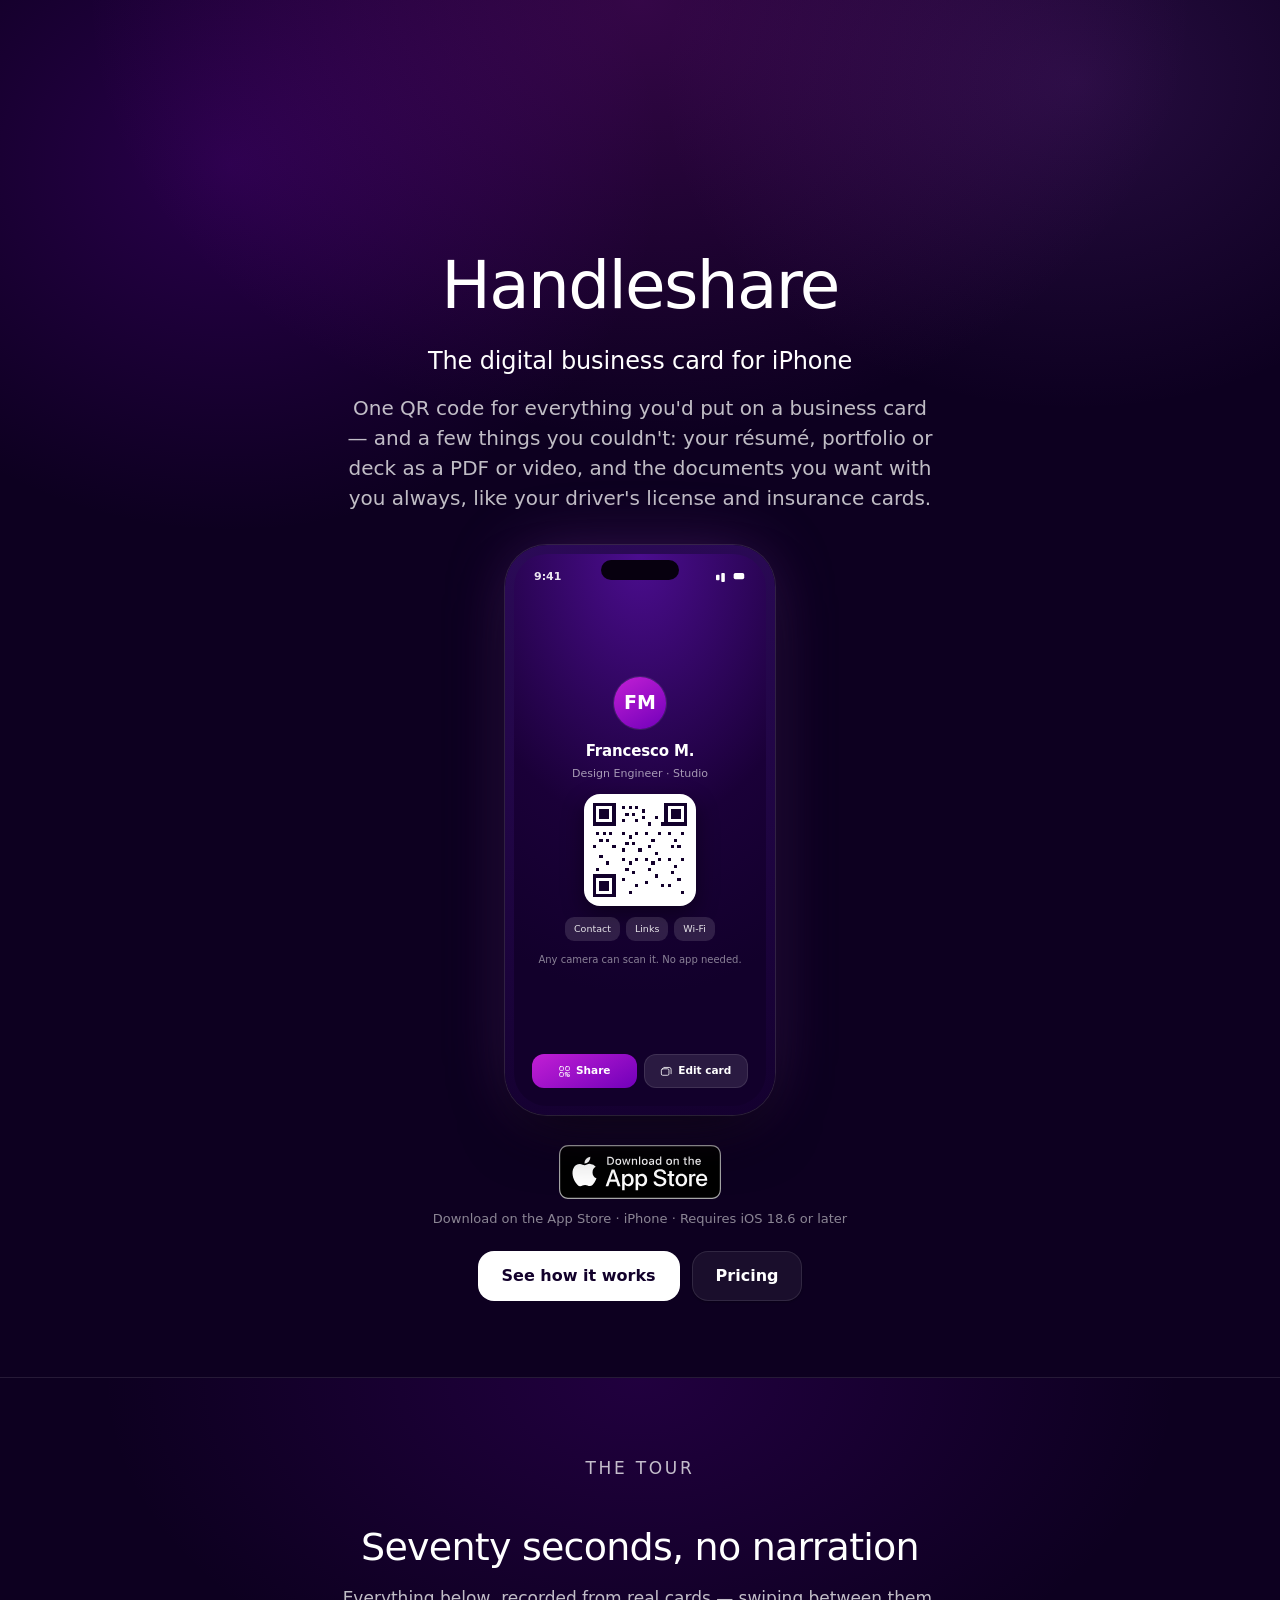
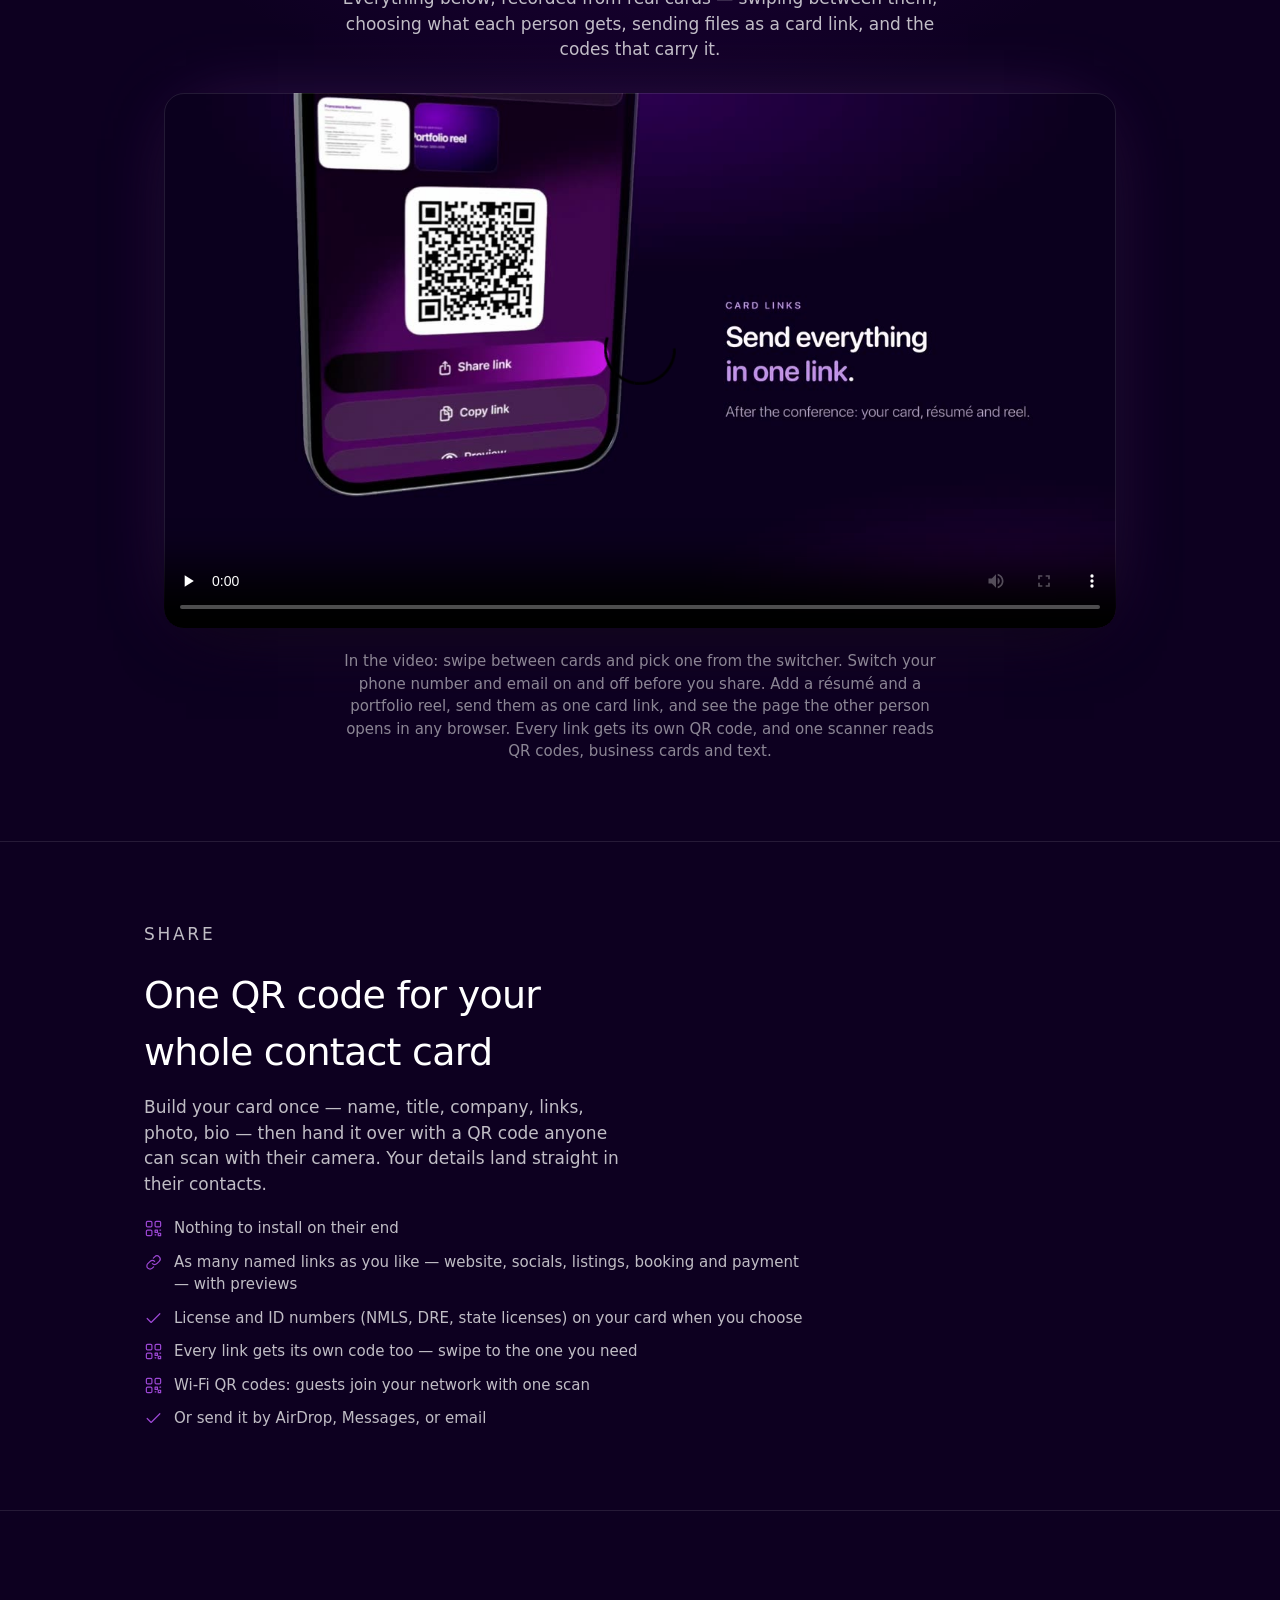
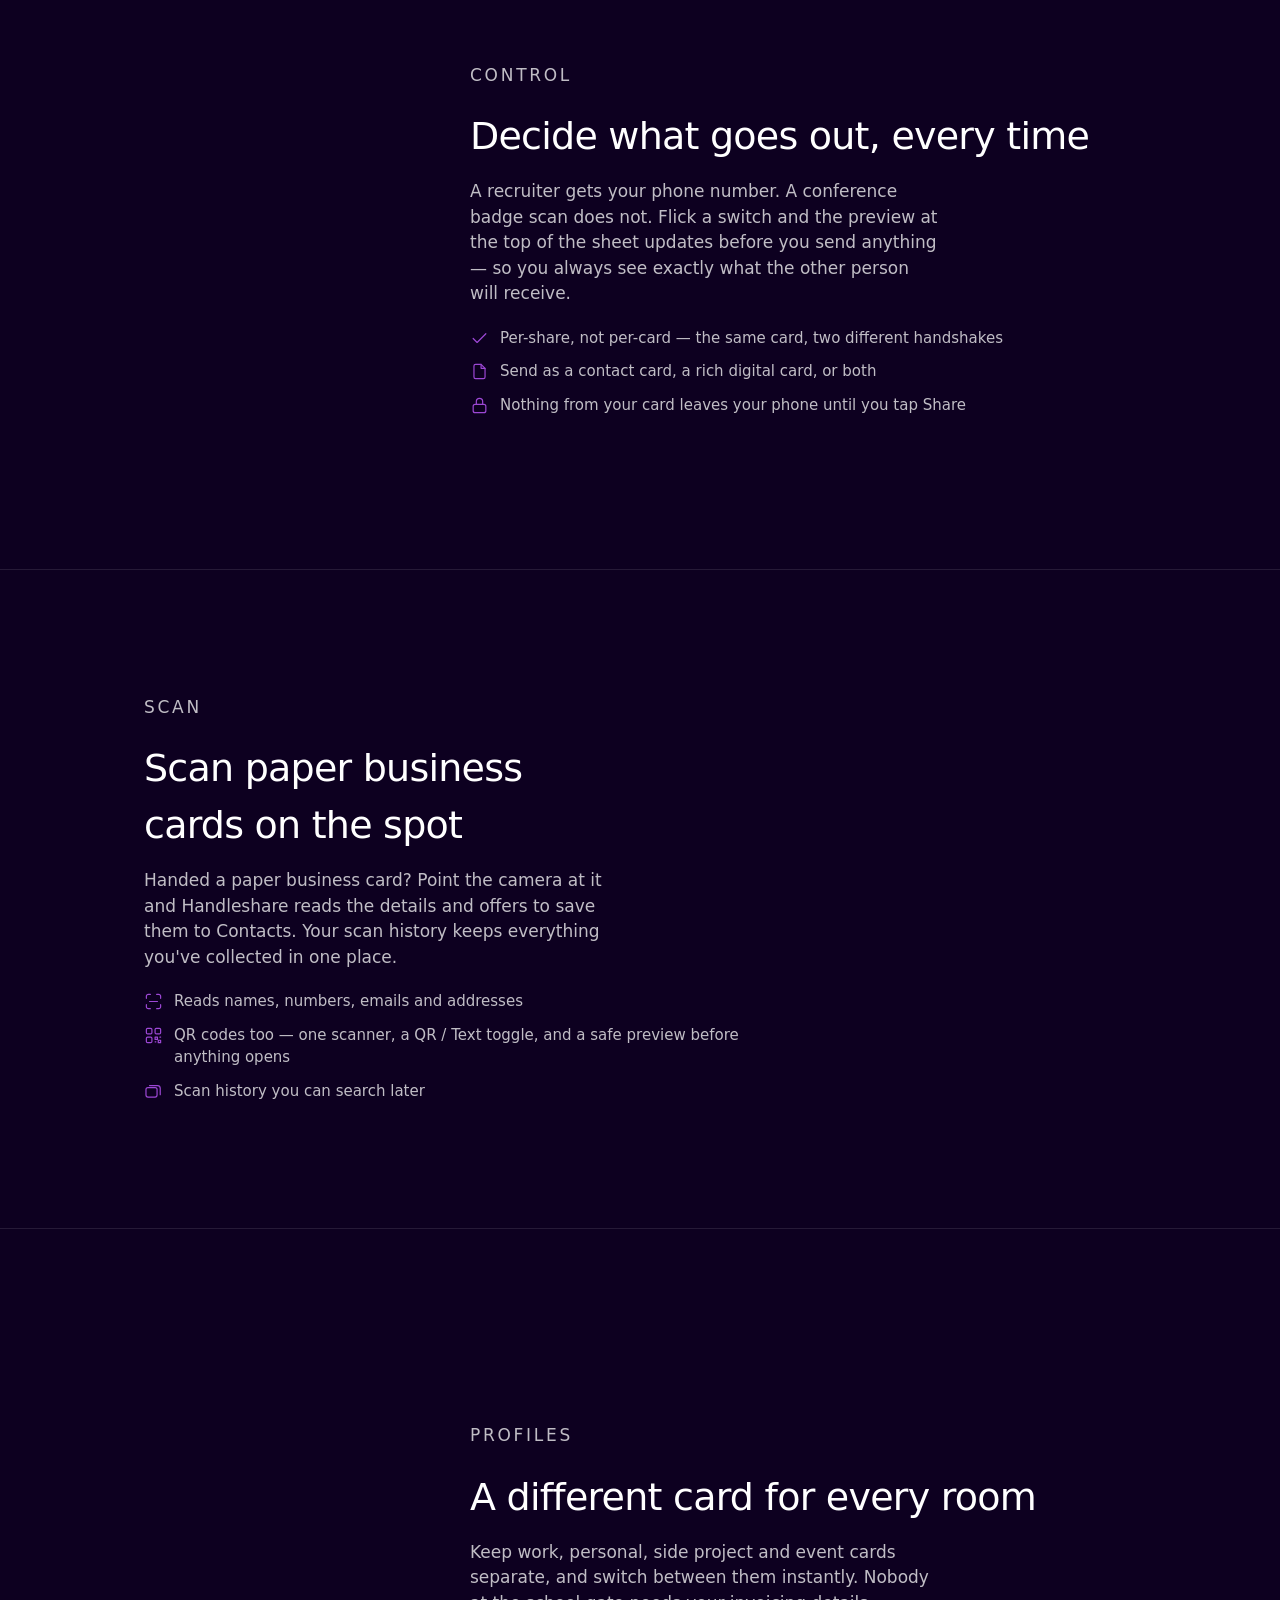
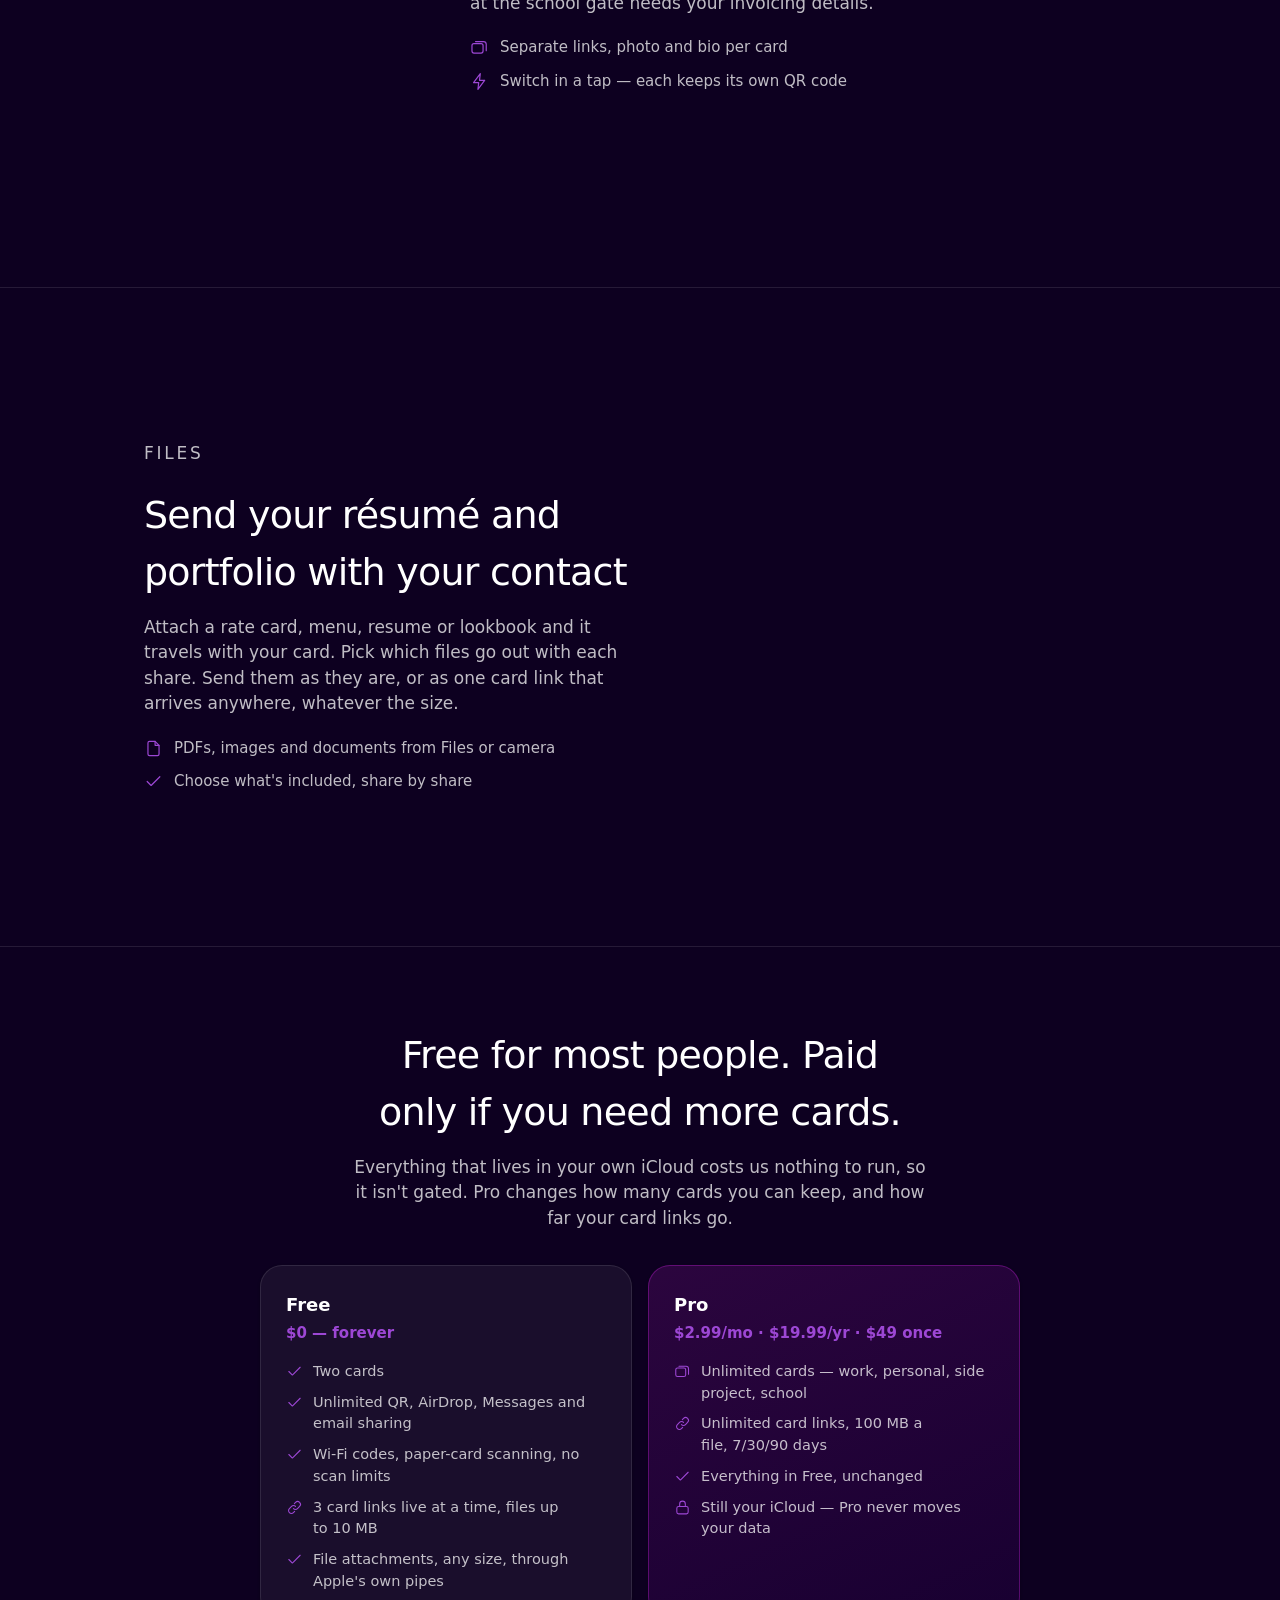
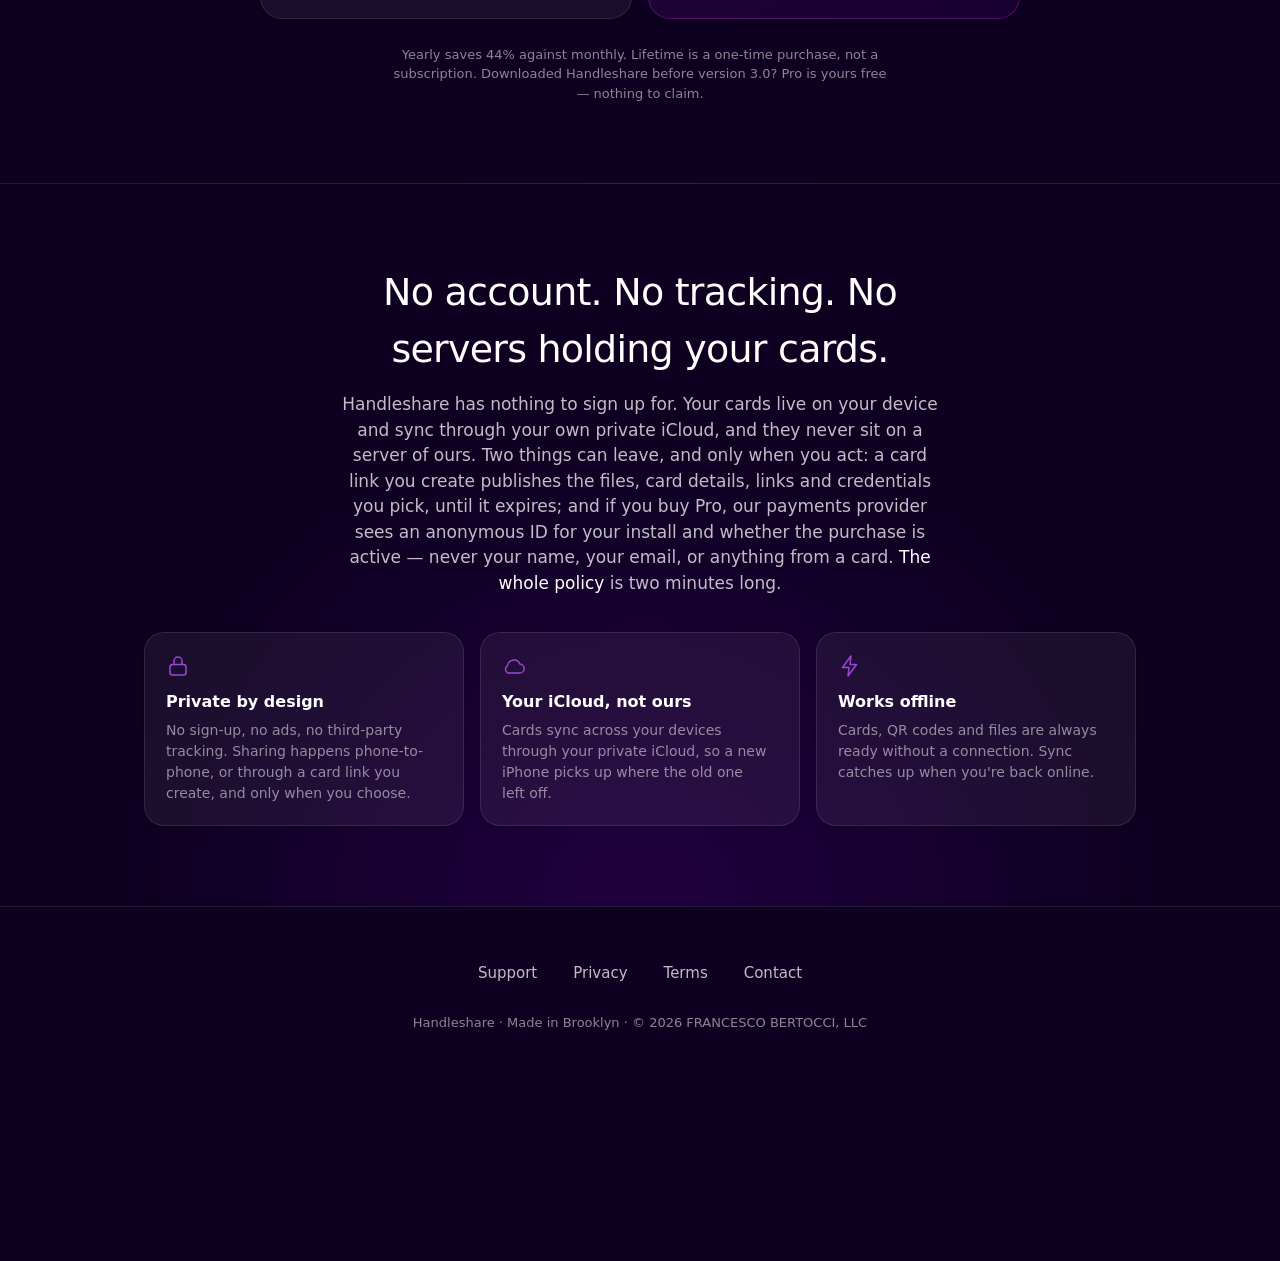
<file: download/index.html>
<!DOCTYPE html>
<html lang="en">
<head>
<meta charset="UTF-8">
<title>Handleshare — Download</title>
<link rel="canonical" href="https://handleshare.com/">
<!-- Every exported card and email footer links here. Point it at the App Store
     listing the moment the app is live; until then the home page carries the
     honest "coming soon" state rather than a dead end. -->
<meta http-equiv="refresh" content="0; url=/">
</head>
<body><p>Redirecting to <a href="/">handleshare.com</a>…</p></body>
</html>
</file>
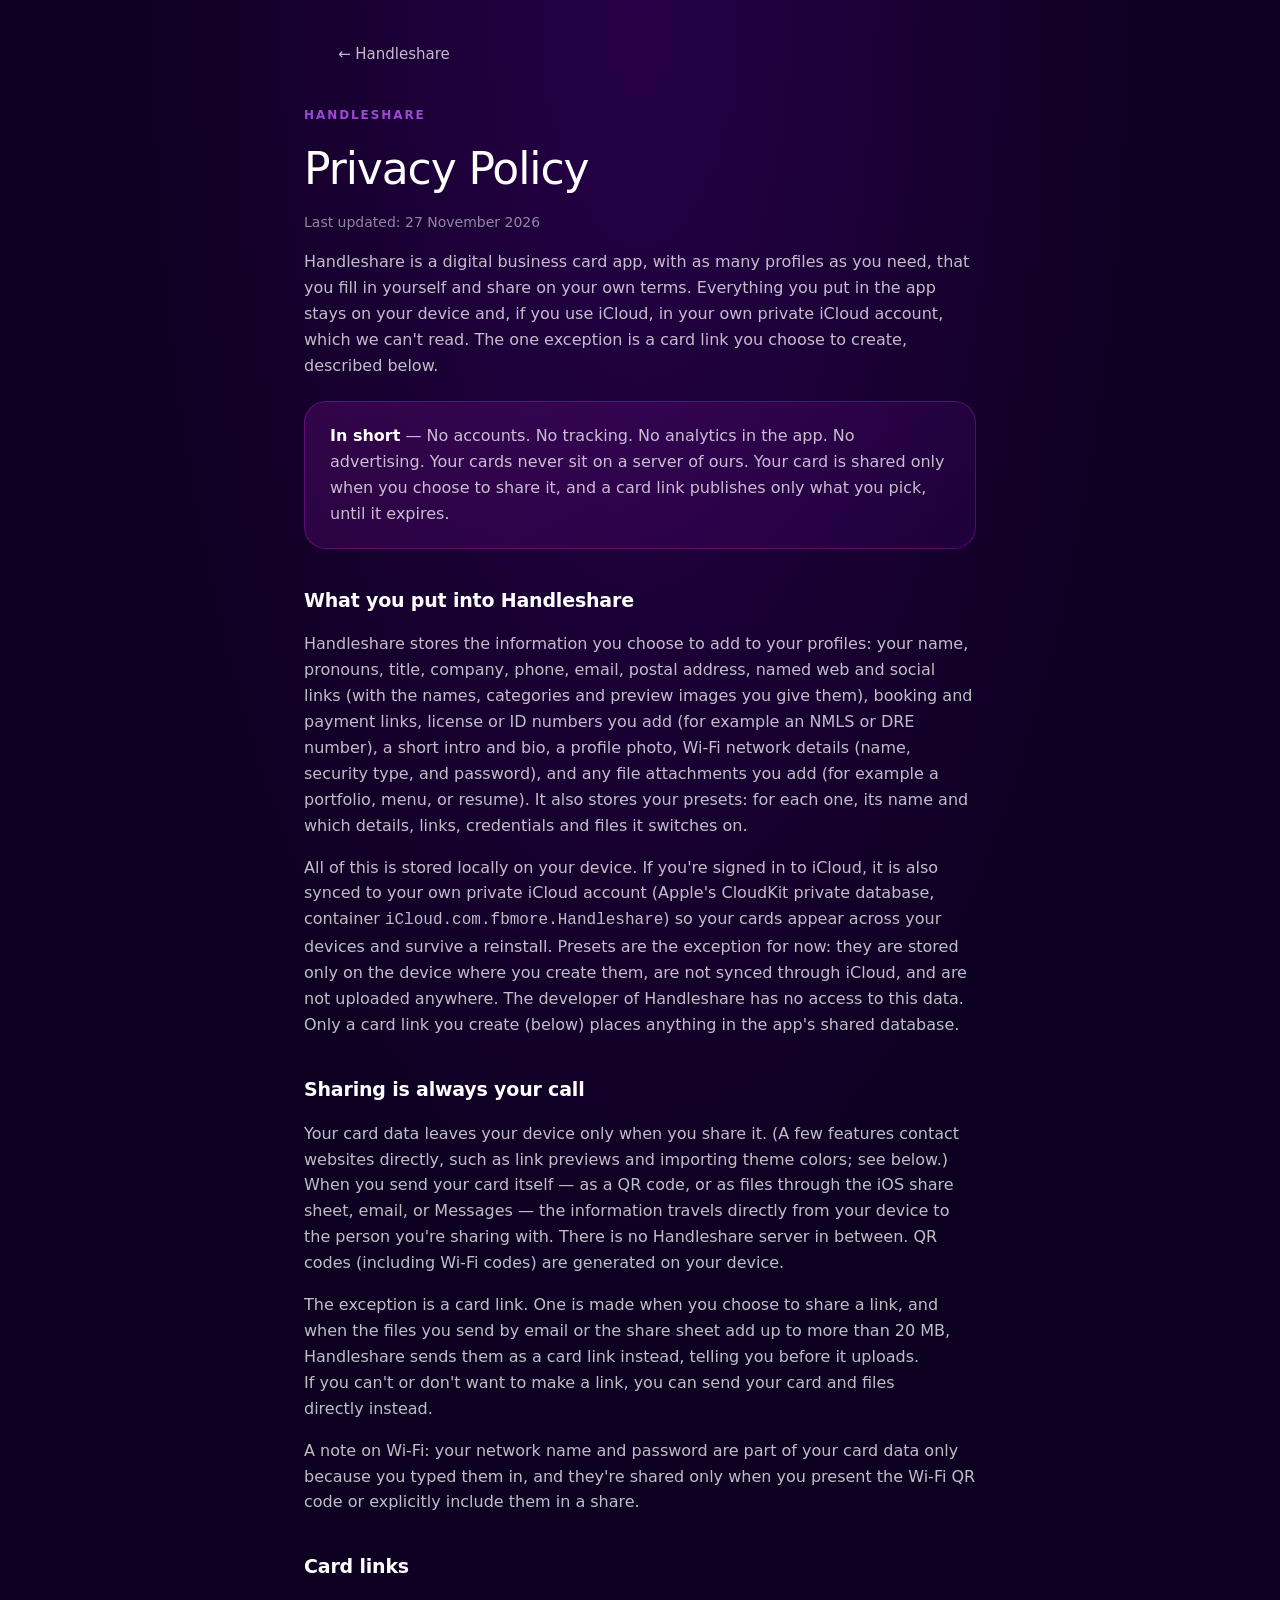
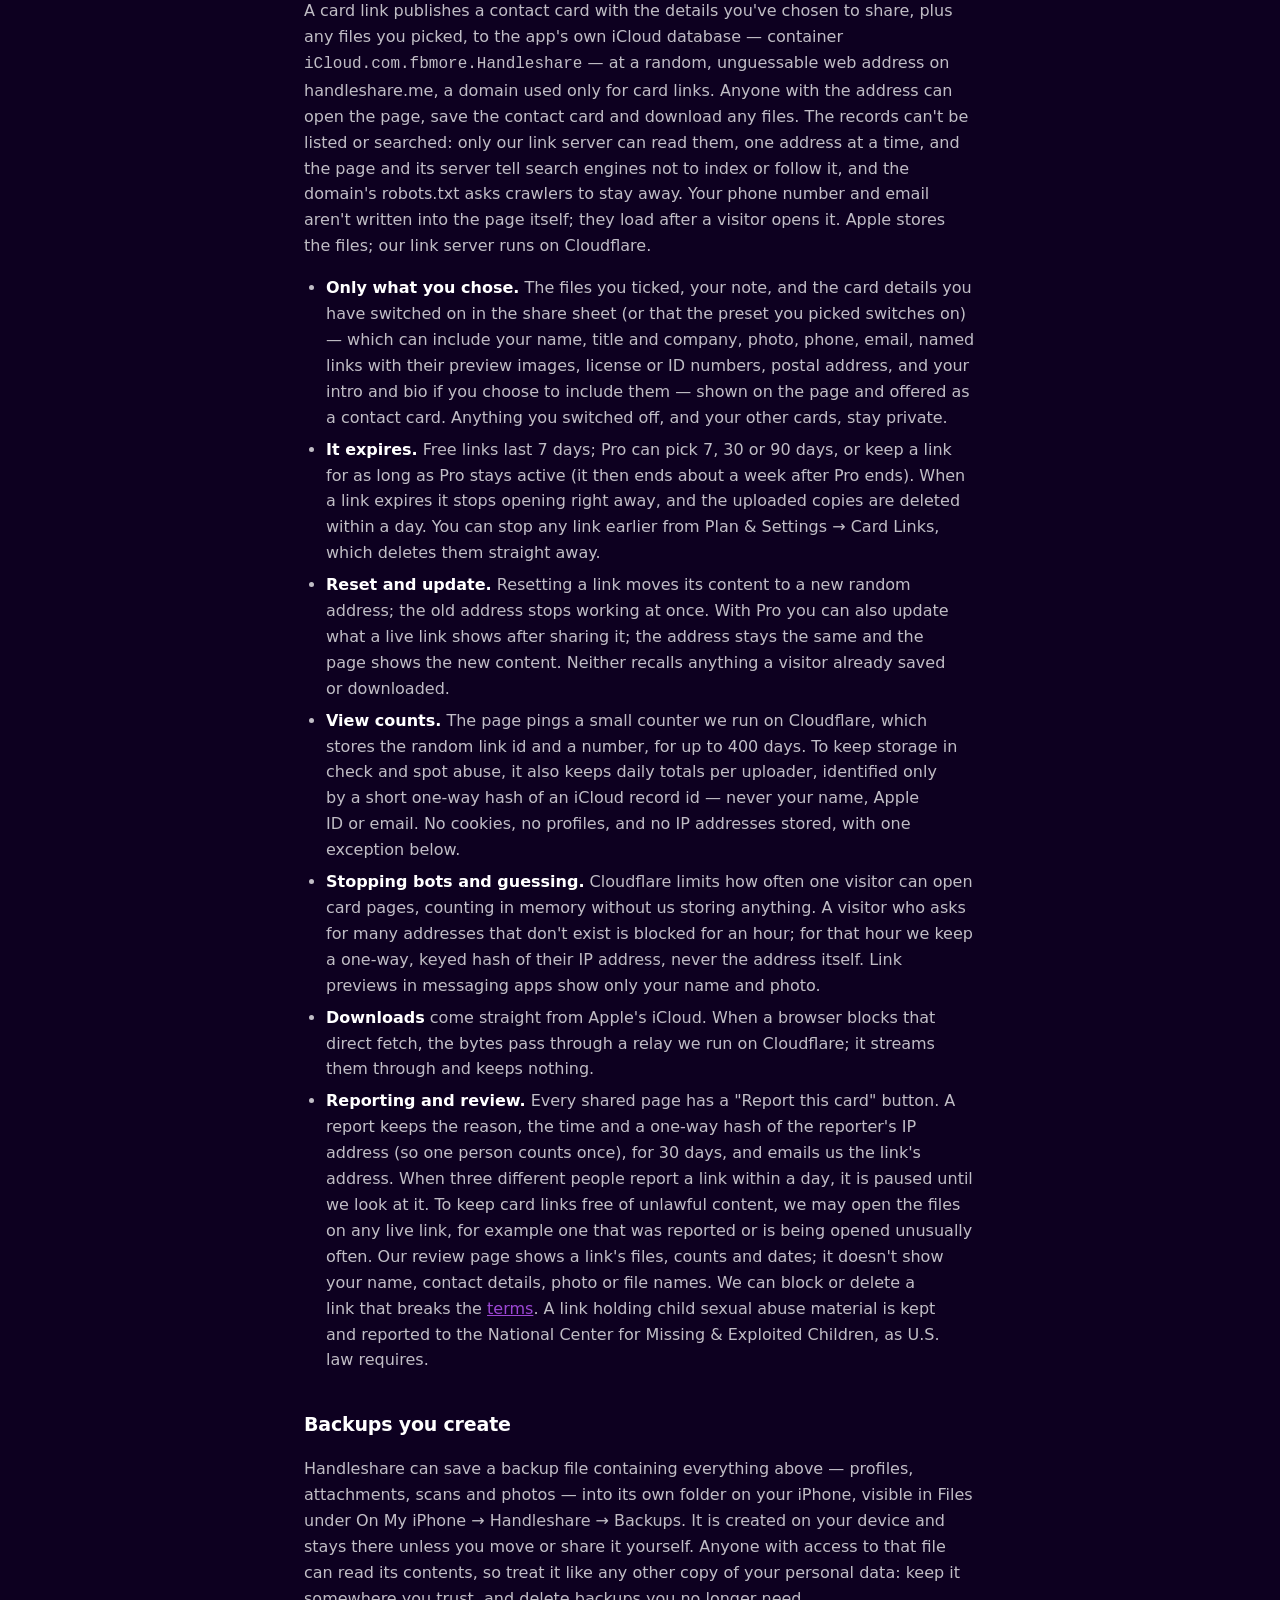
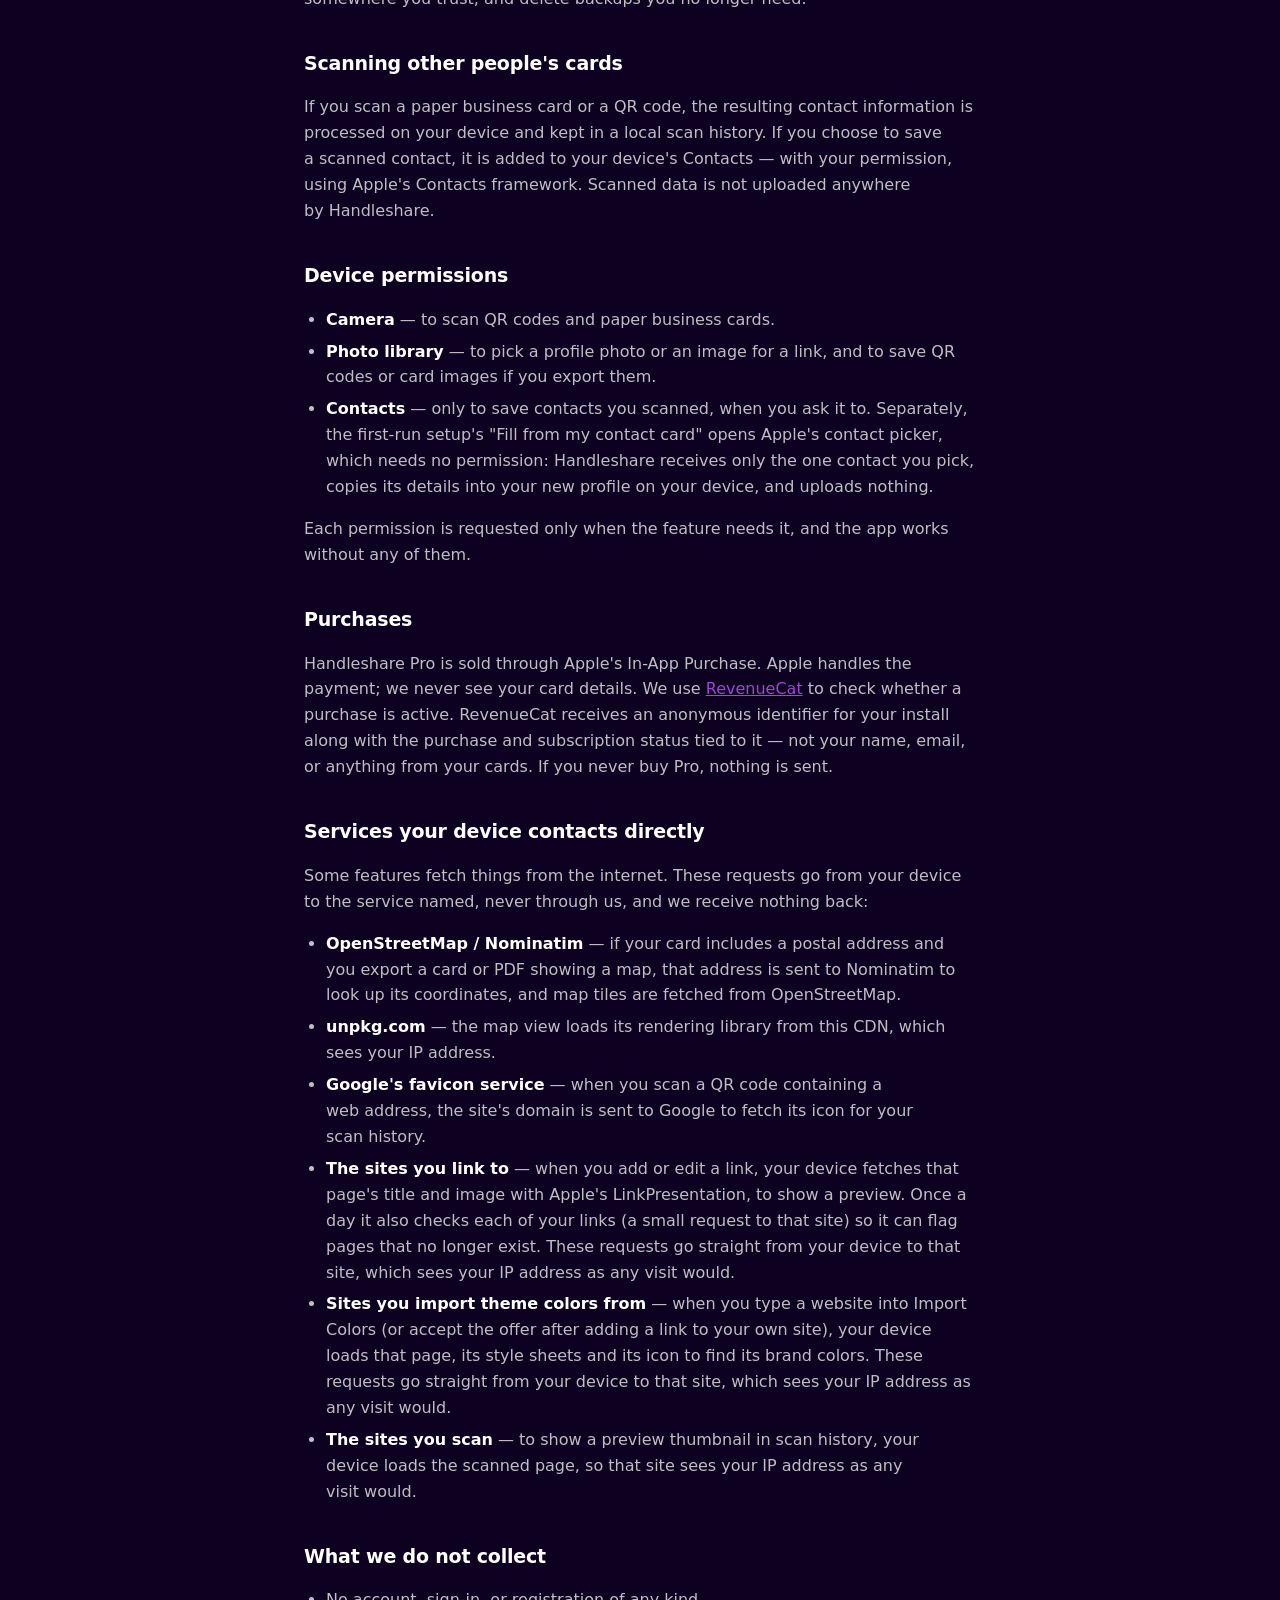
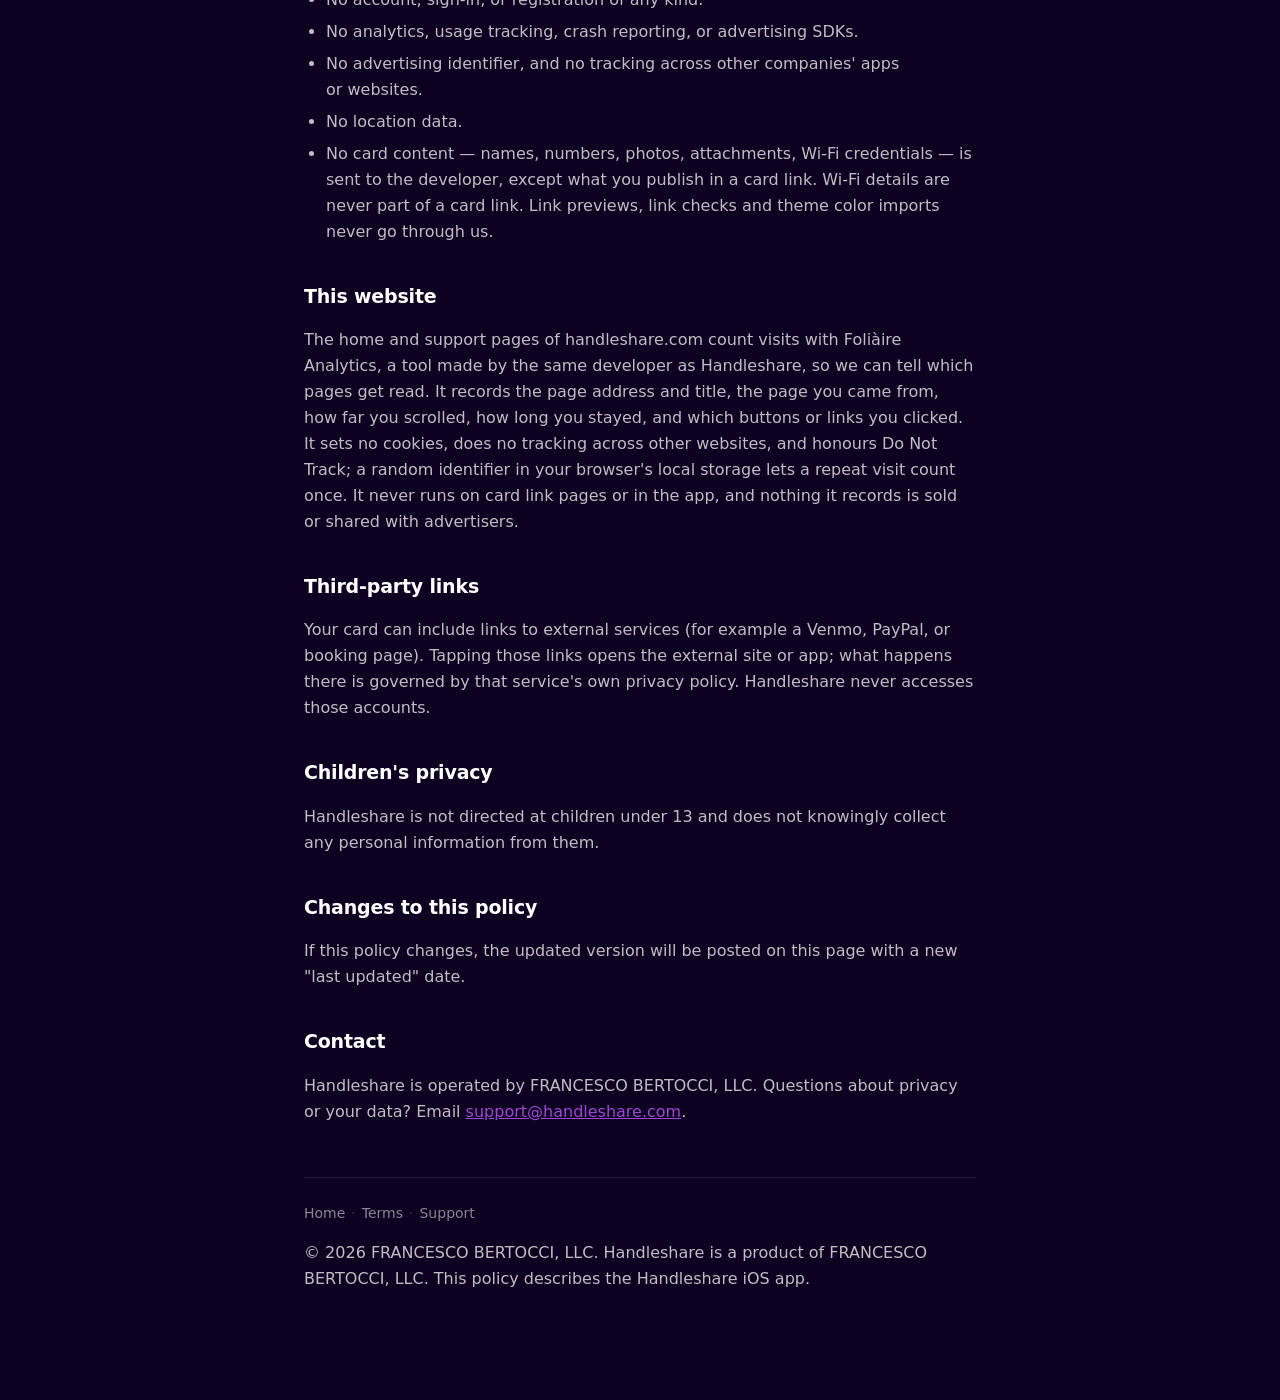
<file: privacy/index.html>
<!DOCTYPE html>
<html lang="en">
<head>
<meta charset="UTF-8">
<title>Handleshare — privacy</title>
<link rel="canonical" href="https://handleshare.com/privacy.html">
<meta http-equiv="refresh" content="0; url=/privacy.html">
</head>
<body><p>Redirecting to <a href="/privacy.html">/privacy.html</a>…</p></body>
</html>
</file>
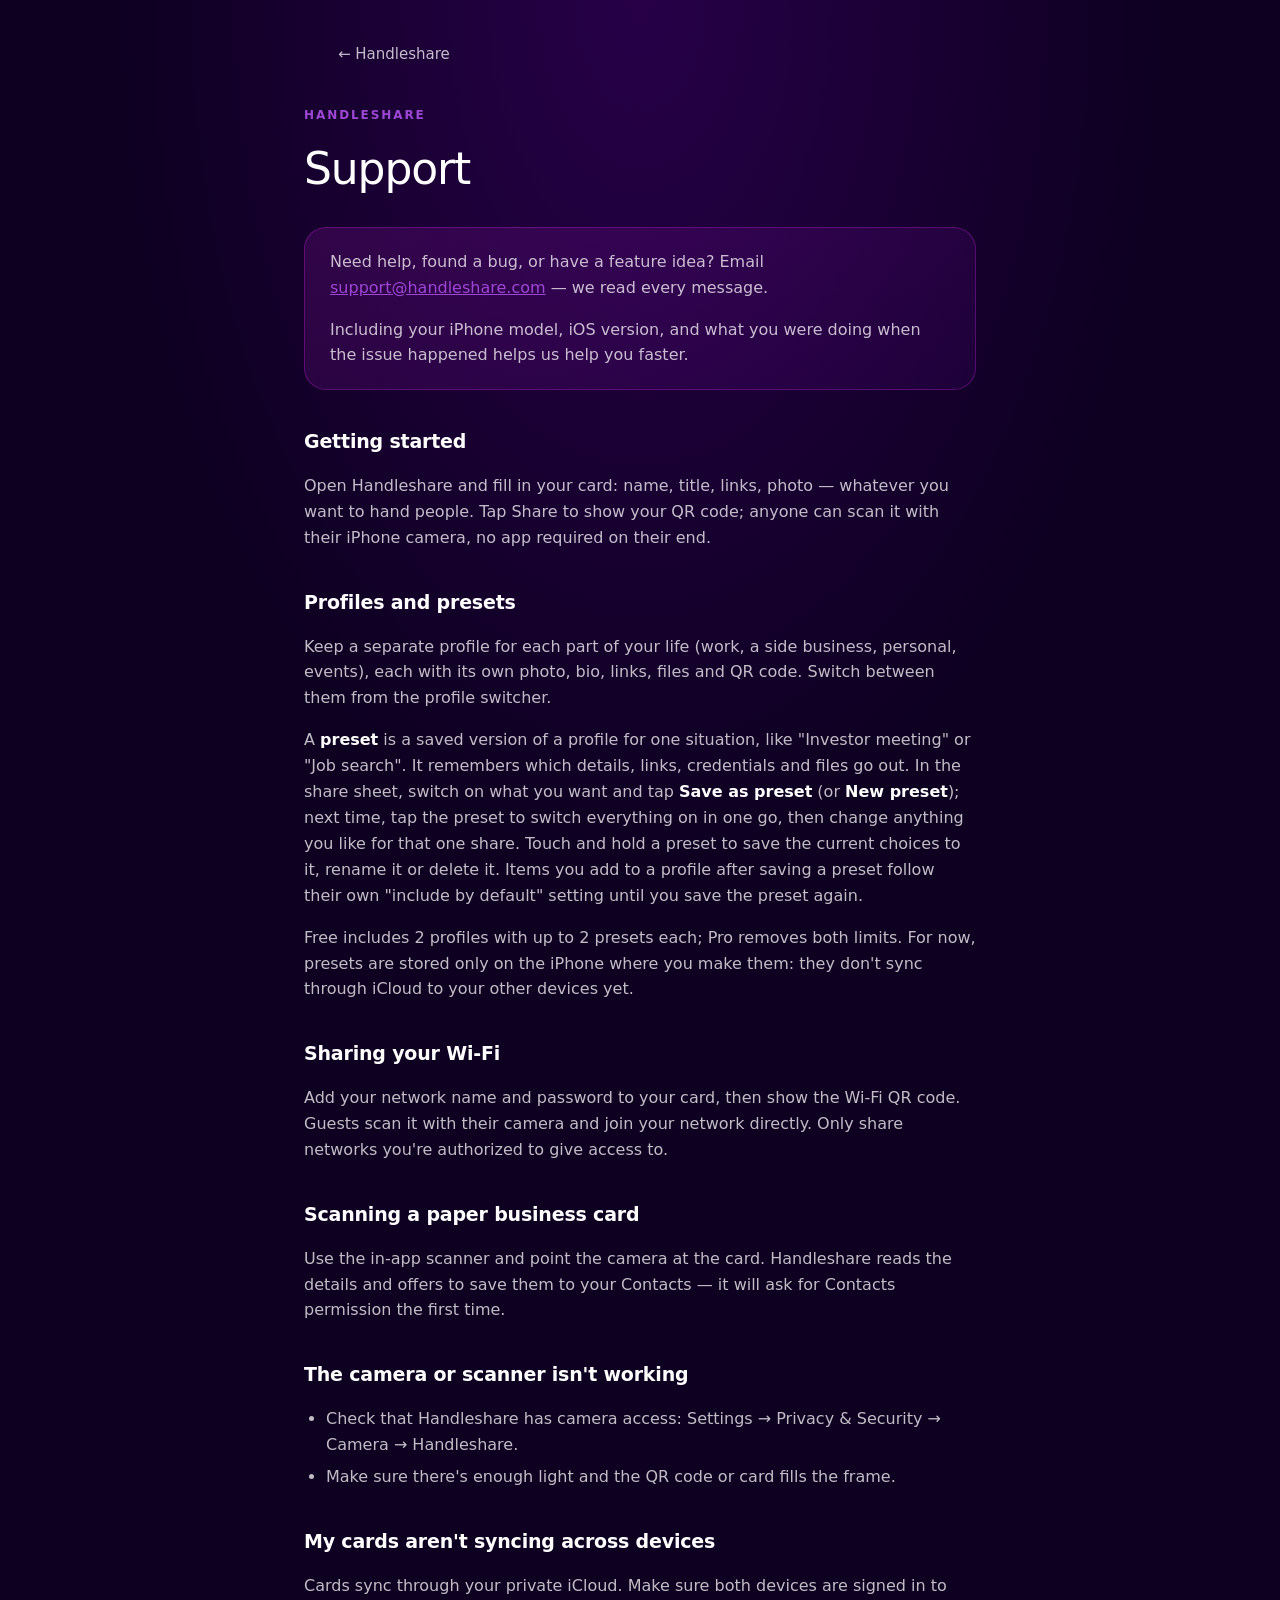
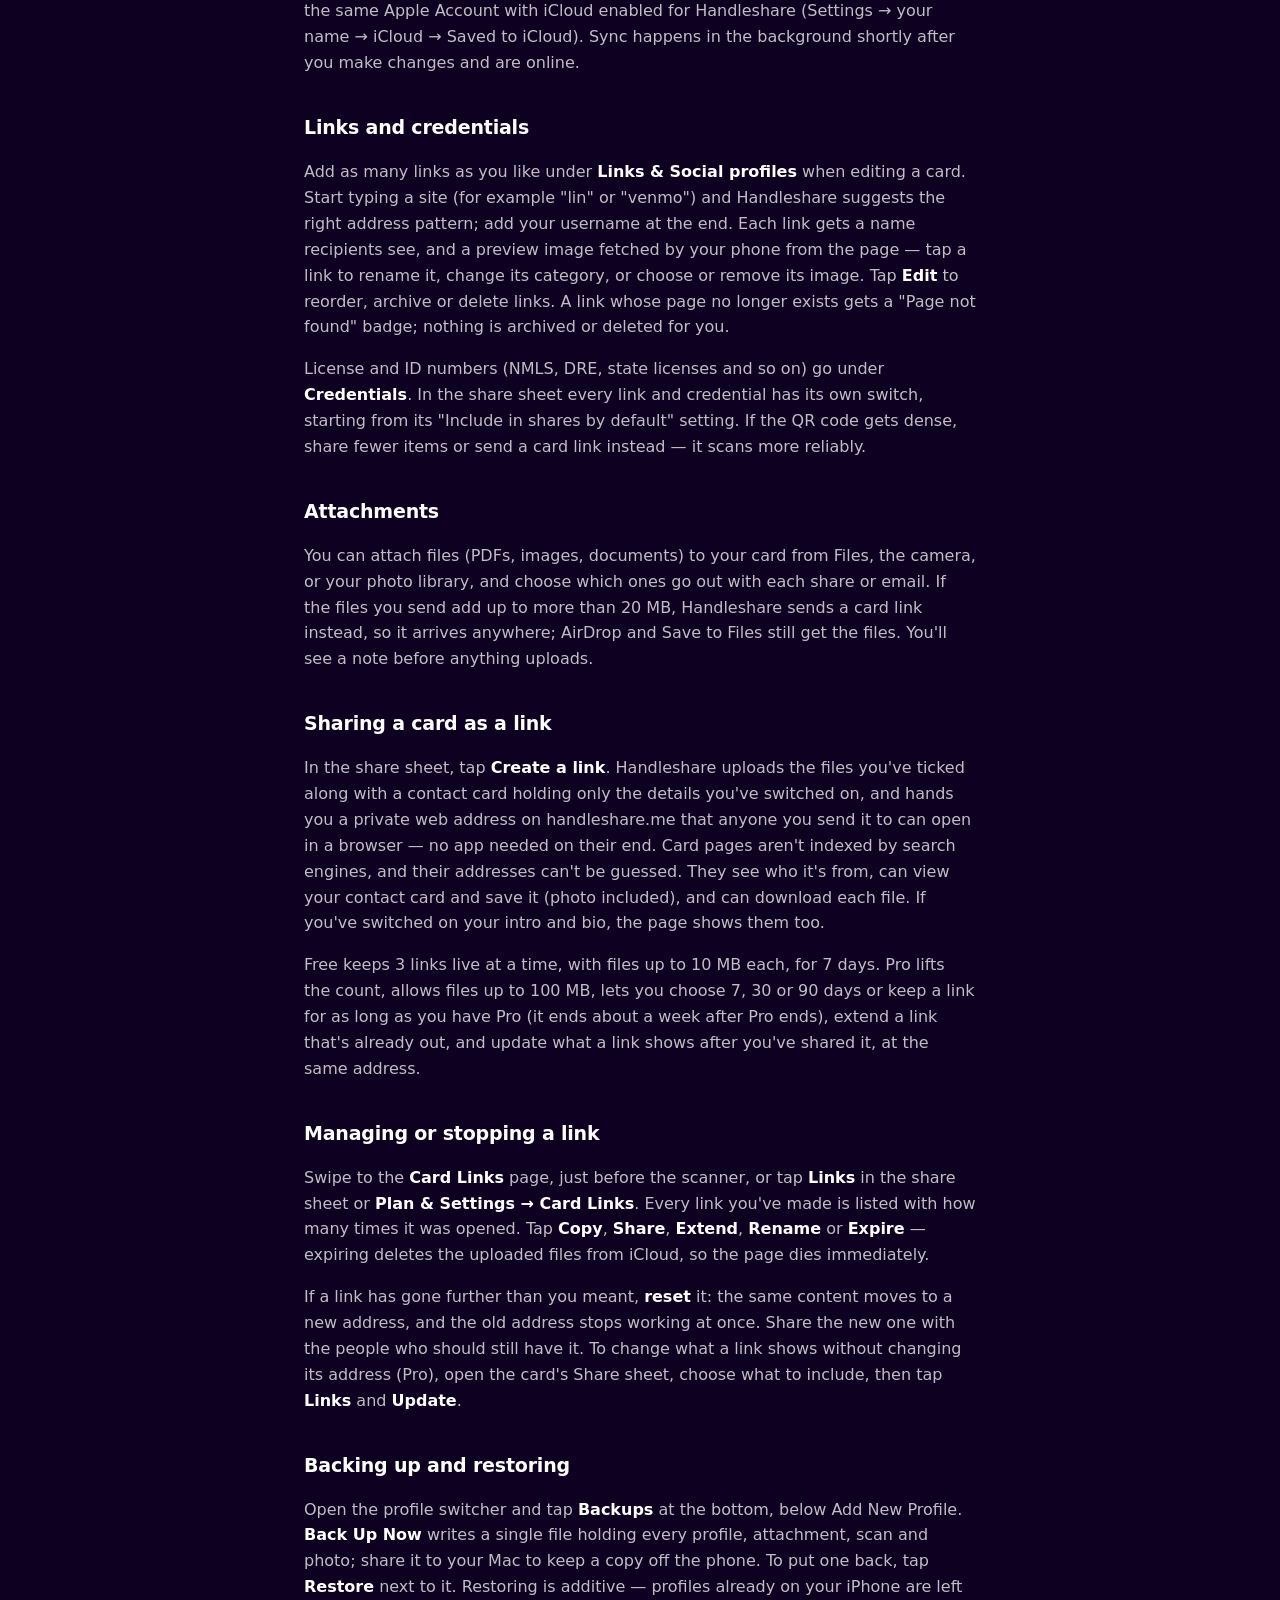
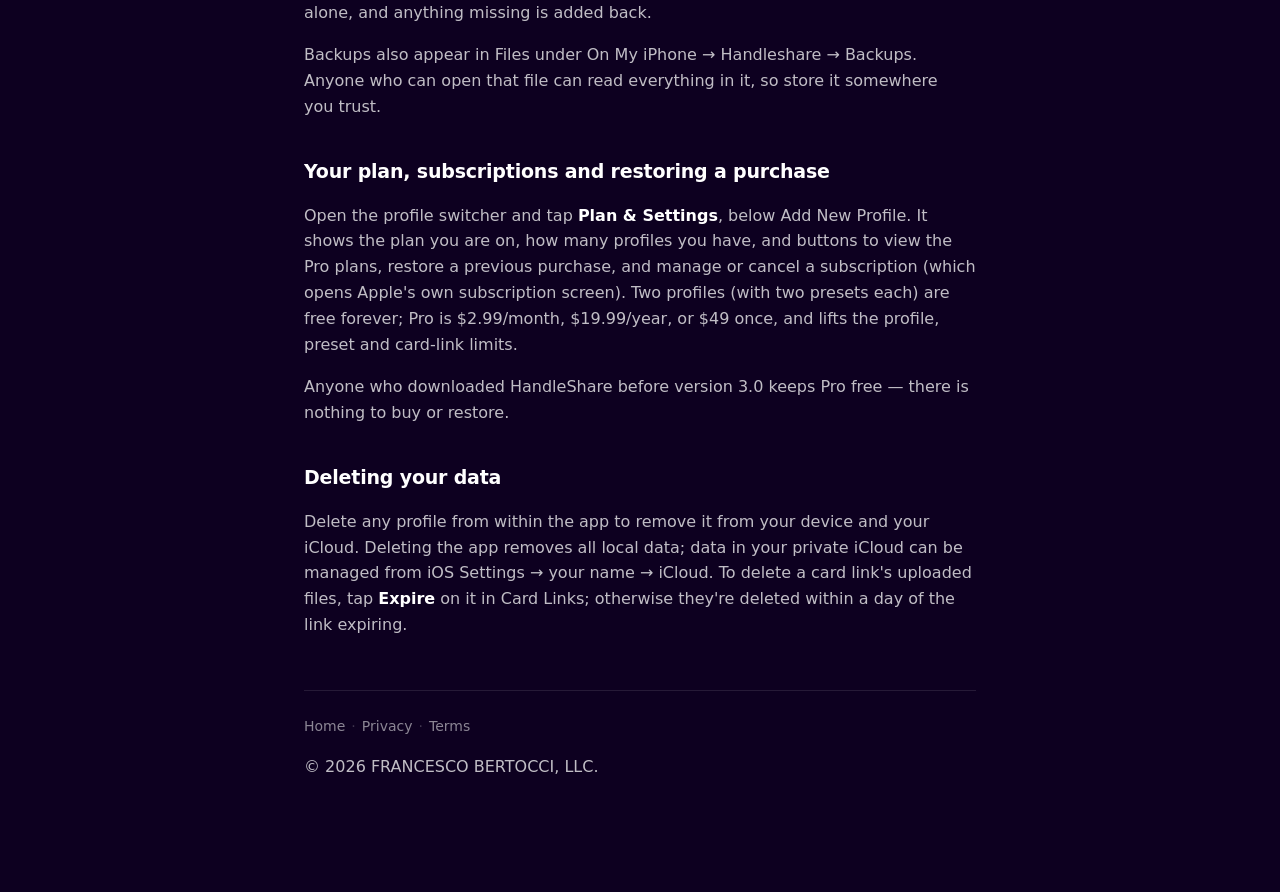
<file: support/index.html>
<!DOCTYPE html>
<html lang="en">
<head>
<meta charset="UTF-8">
<title>Handleshare — support</title>
<link rel="canonical" href="https://handleshare.com/support.html">
<meta http-equiv="refresh" content="0; url=/support.html">
</head>
<body><p>Redirecting to <a href="/support.html">/support.html</a>…</p></body>
</html>
</file>
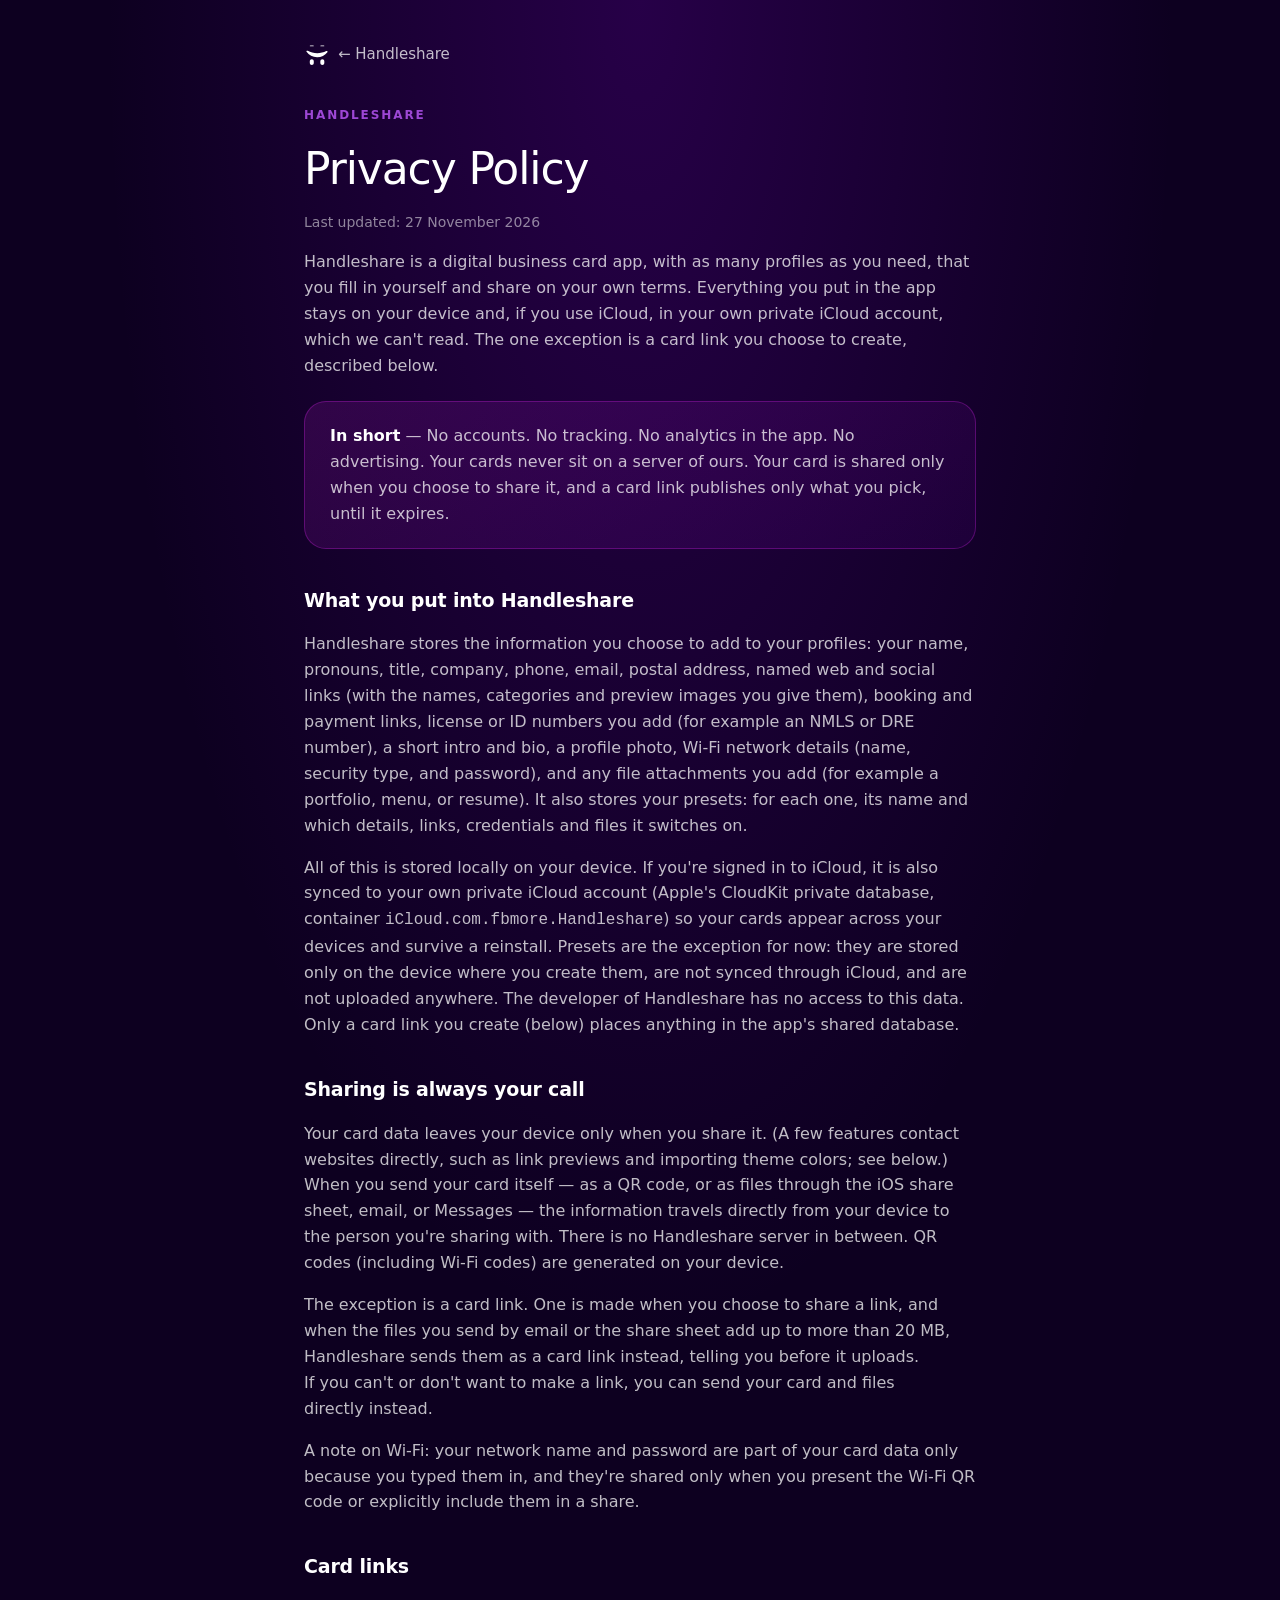
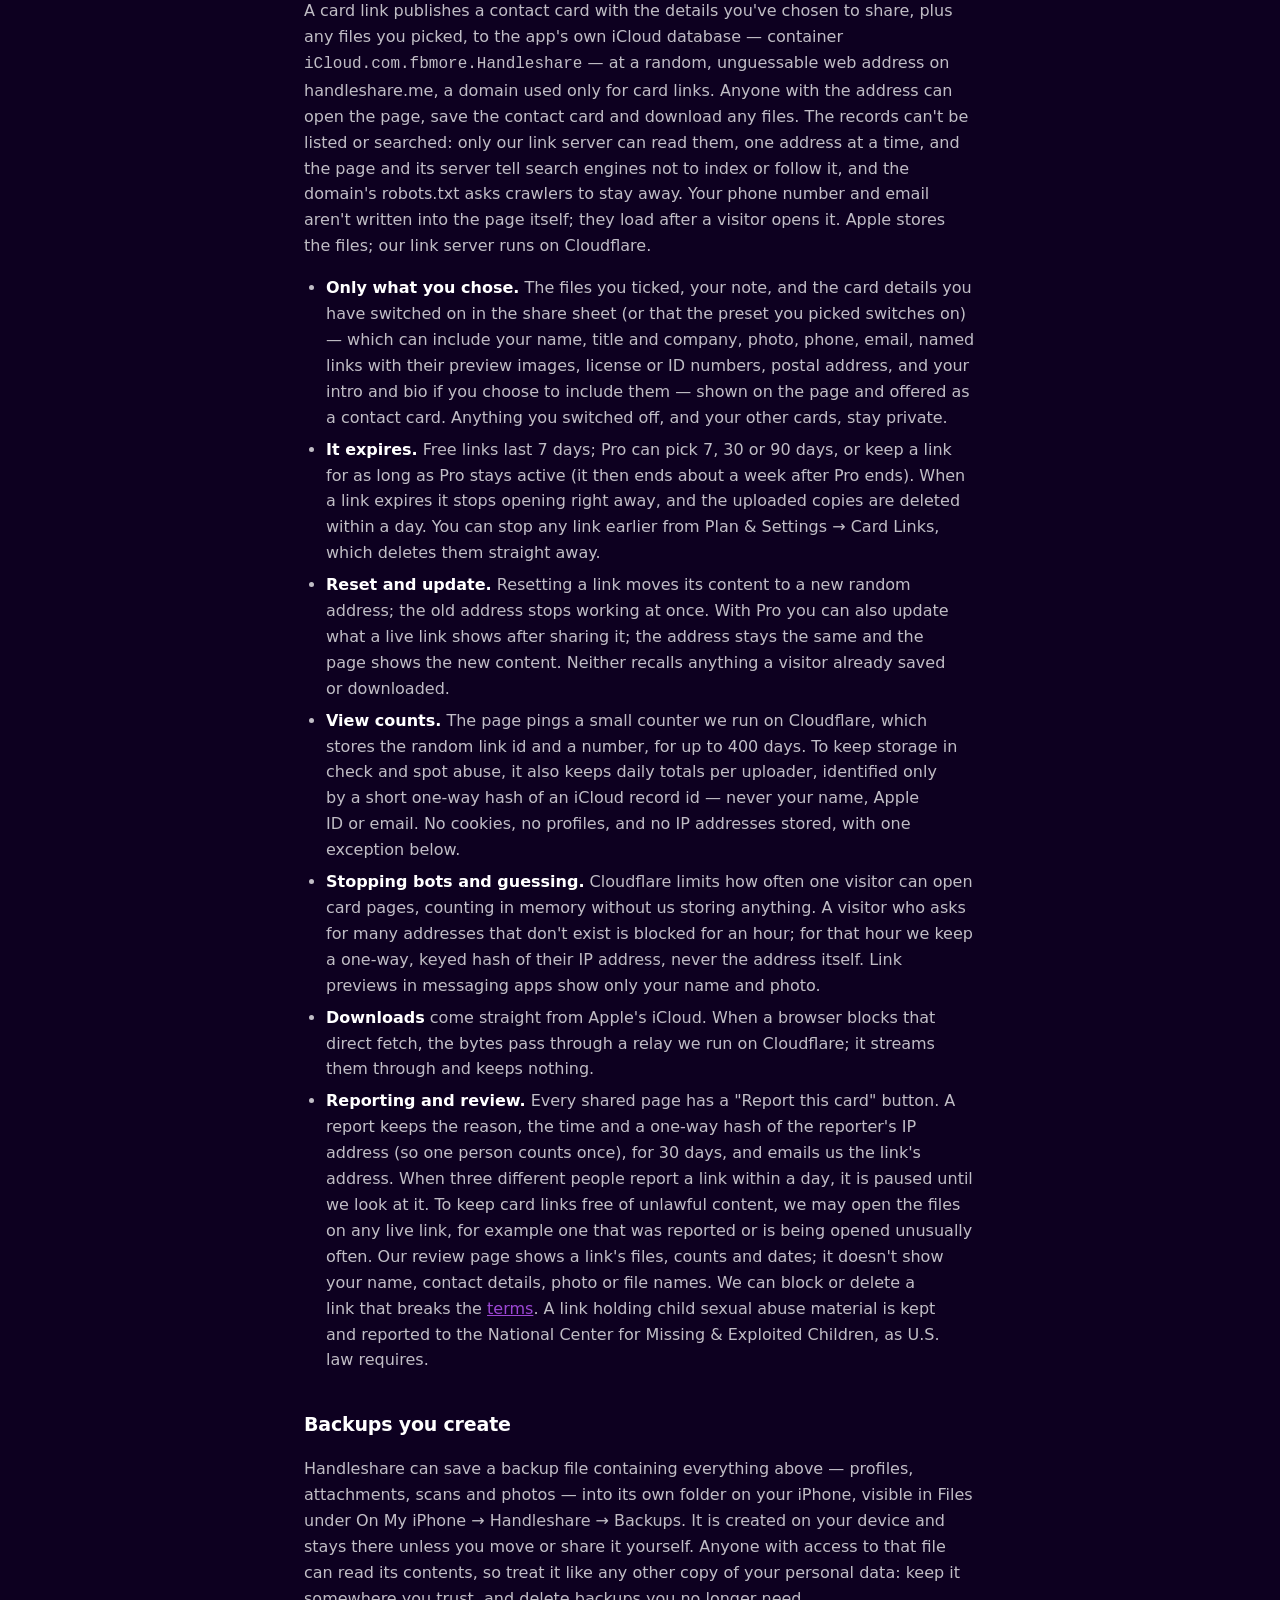
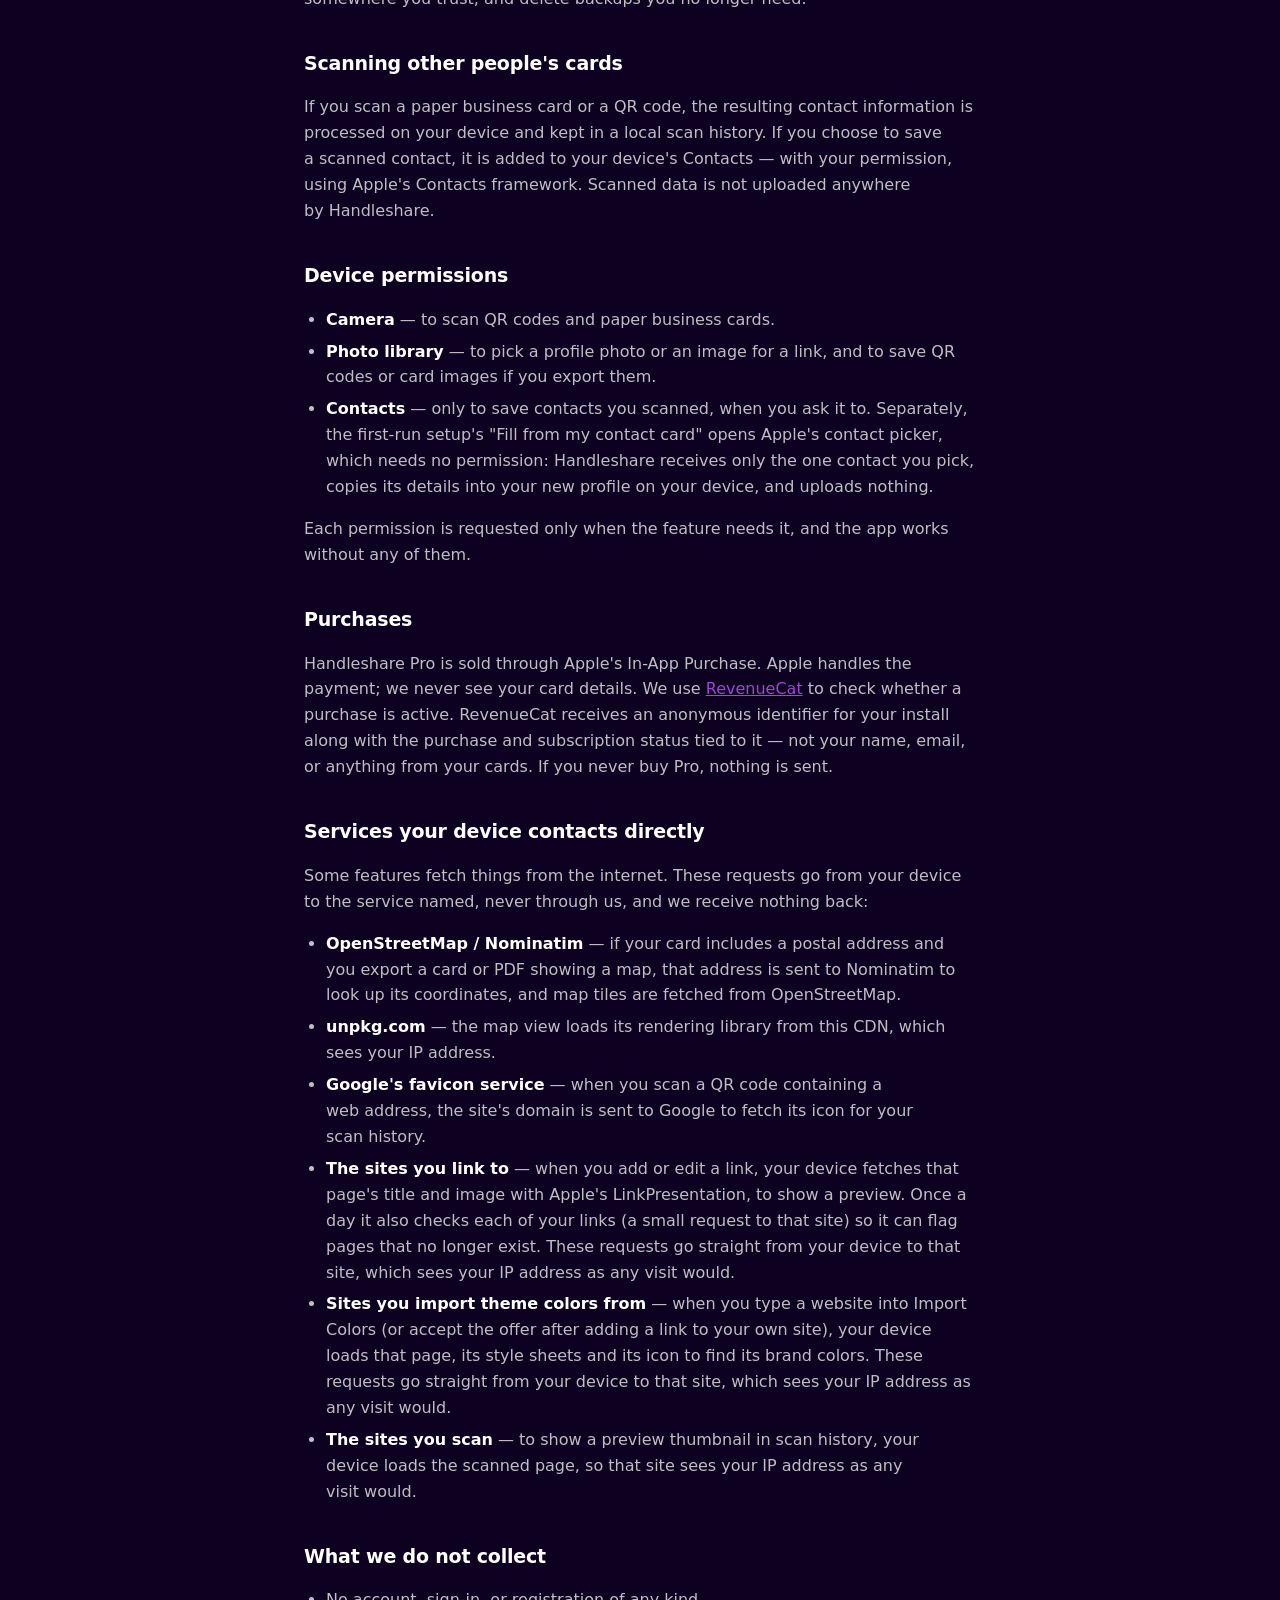
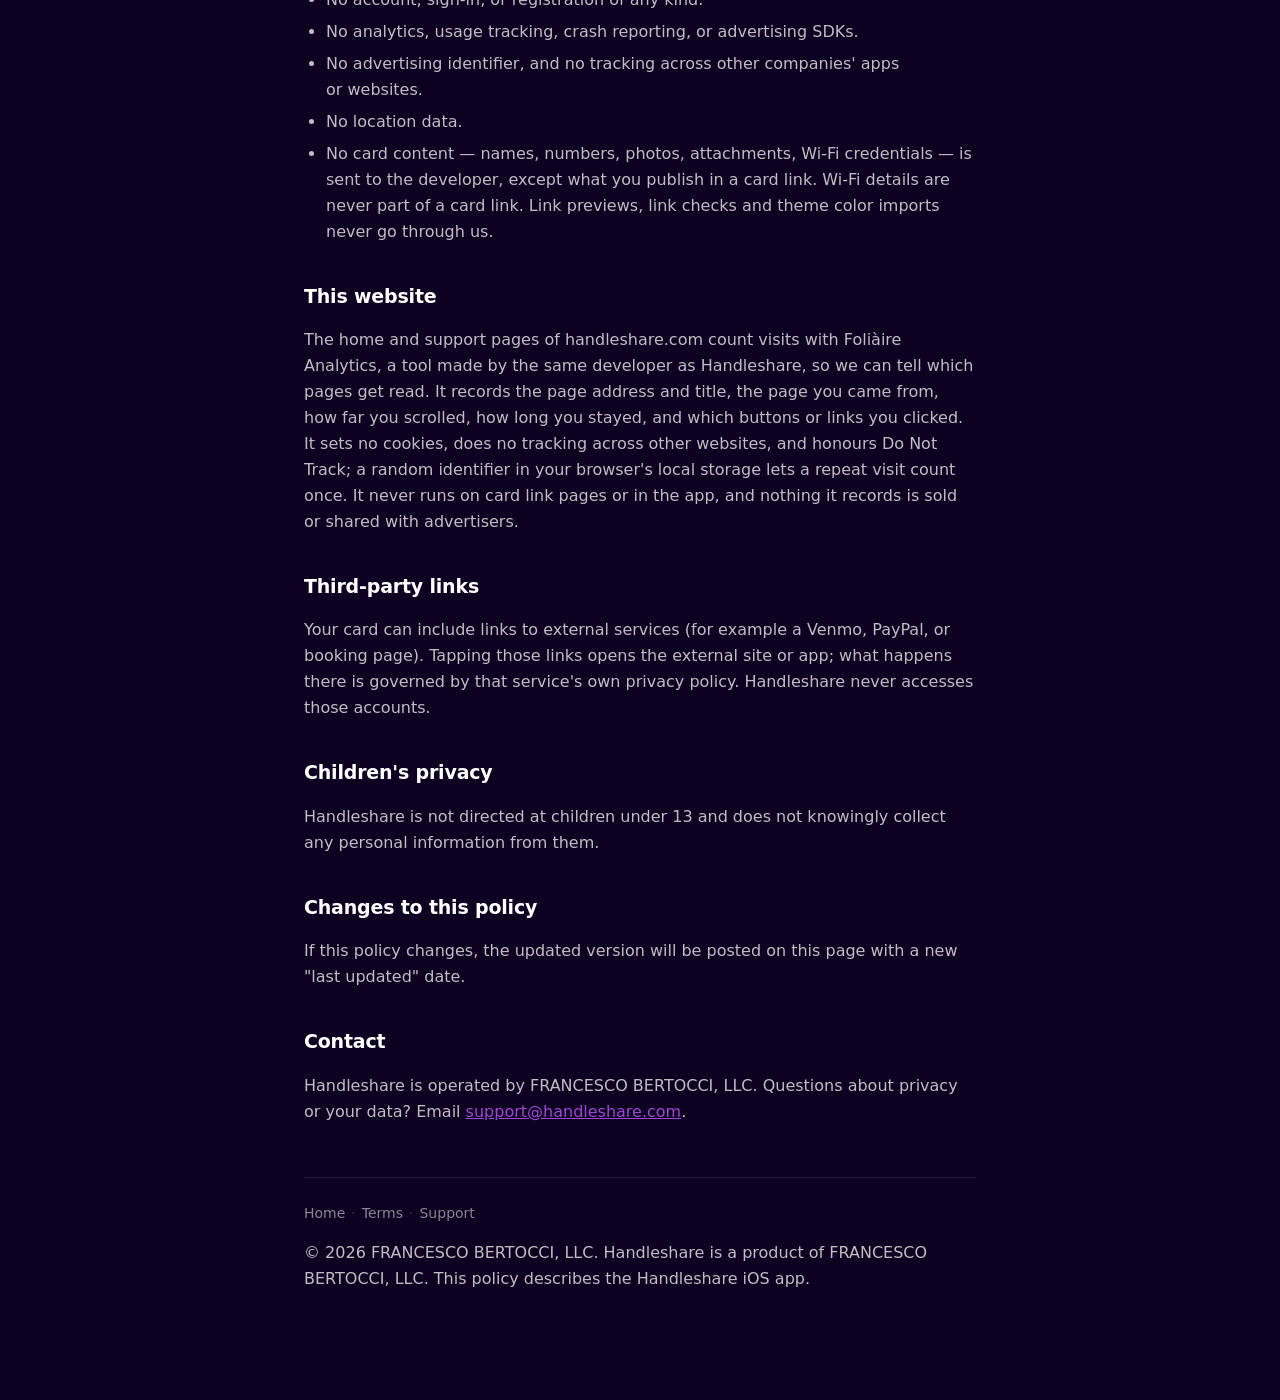
<file: privacy.html>
<!DOCTYPE html>
<html lang="en">
<head>
<meta charset="UTF-8">
<meta name="viewport" content="width=device-width, initial-scale=1.0">
<title>Handleshare — Privacy Policy</title>
<link rel="canonical" href="https://handleshare.com/privacy.html">
<meta name="apple-itunes-app" content="app-id=581295018">
<meta name="description" content="Handleshare's privacy policy: no accounts, no tracking, no analytics in the app, no servers of ours. Your card stays on your device and in your own private iCloud.">
<link rel="icon" type="image/png" href="logo.png">
<link rel="apple-touch-icon" href="apple-touch-icon.png">
<link rel="stylesheet" href="page.css">
</head>
<a class="skip" href="#main">Skip to content</a>
<div class="wrap">
  <nav><a href="index.html"><span class="logo-lottie" aria-hidden="true"><img src="logo.png" alt=""></span>← Handleshare</a></nav>

  <main id="main">
    <p class="kicker">Handleshare</p>
    <h1>Privacy Policy</h1>
    <p class="updated">Last updated: 27 November 2026</p>

    <p>Handleshare is a digital business card app, with as many profiles as you need, that you fill in yourself and share on your own terms. Everything you put in the app stays on your device and, if you use iCloud, in your own private iCloud account, which we can't read. The one exception is a card link you choose to create, described below.</p>

    <div class="card accent">
      <p><strong>In short</strong> — No accounts. No tracking. No analytics in the app. No advertising. Your cards never sit on a server of ours. Your card is shared only when you choose to share it, and a card link publishes only what you pick, until it expires.</p>
    </div>

    <h2>What you put into Handleshare</h2>
    <p>Handleshare stores the information you choose to add to your profiles: your name, pronouns, title, company, phone, email, postal address, named web and social links (with the names, categories and preview images you give them), booking and payment links, license or ID numbers you add (for example an NMLS or DRE number), a short intro and bio, a profile photo, Wi-Fi network details (name, security type, and password), and any file attachments you add (for example a portfolio, menu, or resume). It also stores your presets: for each one, its name and which details, links, credentials and files it switches on.</p>
    <p>All of this is stored locally on your device. If you're signed in to iCloud, it is also synced to your own private iCloud account (Apple's CloudKit private database, container <code>iCloud.com.fbmore.Handleshare</code>) so your cards appear across your devices and survive a reinstall. Presets are the exception for now: they are stored only on the device where you create them, are not synced through iCloud, and are not uploaded anywhere. The developer of Handleshare has no access to this data. Only a card link you create (below) places anything in the app's shared database.</p>

    <h2>Sharing is always your call</h2>
    <p>Your card data leaves your device only when you share it. (A few features contact websites directly, such as link previews and importing theme colors; see below.) When you send your card itself — as a QR code, or as files through the iOS share sheet, email, or Messages — the information travels directly from your device to the person you're sharing with. There is no Handleshare server in between. QR codes (including Wi-Fi codes) are generated on your device.</p>
    <p>The exception is a card link. One is made when you choose to share a link, and when the files you send by email or the share sheet add up to more than 20&nbsp;MB, Handleshare sends them as a card link instead, telling you before it uploads. If you can't or don't want to make a link, you can send your card and files directly instead.</p>
    <p>A note on Wi-Fi: your network name and password are part of your card data only because you typed them in, and they're shared only when you present the Wi-Fi QR code or explicitly include them in a share.</p>

    <h2>Card links</h2>
    <p>A card link publishes a contact card with the details you've chosen to share, plus any files you picked, to the app's own iCloud database — container <code>iCloud.com.fbmore.Handleshare</code> — at a random, unguessable web address on handleshare.me, a domain used only for card links. Anyone with the address can open the page, save the contact card and download any files. The records can't be listed or searched: only our link server can read them, one address at a time, and the page and its server tell search engines not to index or follow it, and the domain's robots.txt asks crawlers to stay away. Your phone number and email aren't written into the page itself; they load after a visitor opens it. Apple stores the files; our link server runs on Cloudflare.</p>
    <ul>
      <li><strong>Only what you chose.</strong> The files you ticked, your note, and the card details you have switched on in the share sheet (or that the preset you picked switches on) — which can include your name, title and company, photo, phone, email, named links with their preview images, license or ID numbers, postal address, and your intro and bio if you choose to include them — shown on the page and offered as a contact card. Anything you switched off, and your other cards, stay private.</li>
      <li><strong>It expires.</strong> Free links last 7 days; Pro can pick 7, 30 or 90 days, or keep a link for as long as Pro stays active (it then ends about a week after Pro ends). When a link expires it stops opening right away, and the uploaded copies are deleted within a day. You can stop any link earlier from Plan &amp; Settings → Card Links, which deletes them straight away.</li>
      <li><strong>Reset and update.</strong> Resetting a link moves its content to a new random address; the old address stops working at once. With Pro you can also update what a live link shows after sharing it; the address stays the same and the page shows the new content. Neither recalls anything a visitor already saved or downloaded.</li>
      <li><strong>View counts.</strong> The page pings a small counter we run on Cloudflare, which stores the random link id and a number, for up to 400 days. To keep storage in check and spot abuse, it also keeps daily totals per uploader, identified only by a short one-way hash of an iCloud record id — never your name, Apple ID or email. No cookies, no profiles, and no IP addresses stored, with one exception below.</li>
      <li><strong>Stopping bots and guessing.</strong> Cloudflare limits how often one visitor can open card pages, counting in memory without us storing anything. A visitor who asks for many addresses that don't exist is blocked for an hour; for that hour we keep a one-way, keyed hash of their IP address, never the address itself. Link previews in messaging apps show only your name and photo.</li>
      <li><strong>Downloads</strong> come straight from Apple's iCloud. When a browser blocks that direct fetch, the bytes pass through a relay we run on Cloudflare; it streams them through and keeps nothing.</li>
      <li><strong>Reporting and review.</strong> Every shared page has a "Report this card" button. A report keeps the reason, the time and a one-way hash of the reporter's IP address (so one person counts once), for 30 days, and emails us the link's address. When three different people report a link within a day, it is paused until we look at it. To keep card links free of unlawful content, we may open the files on any live link, for example one that was reported or is being opened unusually often. Our review page shows a link's files, counts and dates; it doesn't show your name, contact details, photo or file names. We can block or delete a link that breaks the <a href="terms.html">terms</a>. A link holding child sexual abuse material is kept and reported to the National Center for Missing &amp; Exploited Children, as U.S. law requires.</li>
    </ul>

    <h2>Backups you create</h2>
    <p>Handleshare can save a backup file containing everything above — profiles, attachments, scans and photos — into its own folder on your iPhone, visible in Files under On My iPhone → Handleshare → Backups. It is created on your device and stays there unless you move or share it yourself. Anyone with access to that file can read its contents, so treat it like any other copy of your personal data: keep it somewhere you trust, and delete backups you no longer need.</p>

    <h2>Scanning other people's cards</h2>
    <p>If you scan a paper business card or a QR code, the resulting contact information is processed on your device and kept in a local scan history. If you choose to save a scanned contact, it is added to your device's Contacts — with your permission, using Apple's Contacts framework. Scanned data is not uploaded anywhere by Handleshare.</p>

    <h2>Device permissions</h2>
    <ul>
      <li><strong>Camera</strong> — to scan QR codes and paper business cards.</li>
      <li><strong>Photo library</strong> — to pick a profile photo or an image for a link, and to save QR codes or card images if you export them.</li>
      <li><strong>Contacts</strong> — only to save contacts you scanned, when you ask it to. Separately, the first-run setup's "Fill from my contact card" opens Apple's contact picker, which needs no permission: Handleshare receives only the one contact you pick, copies its details into your new profile on your device, and uploads nothing.</li>
    </ul>
    <p>Each permission is requested only when the feature needs it, and the app works without any of them.</p>

    <h2>Purchases</h2>
    <p>Handleshare Pro is sold through Apple's In-App Purchase. Apple handles the payment; we never see your card details. We use <a href="https://www.revenuecat.com/privacy/">RevenueCat</a> to check whether a purchase is active. RevenueCat receives an anonymous identifier for your install along with the purchase and subscription status tied to it — not your name, email, or anything from your cards. If you never buy Pro, nothing is sent.</p>

    <h2>Services your device contacts directly</h2>
    <p>Some features fetch things from the internet. These requests go from your device to the service named, never through us, and we receive nothing back:</p>
    <ul>
      <li><strong>OpenStreetMap / Nominatim</strong> — if your card includes a postal address and you export a card or PDF showing a map, that address is sent to Nominatim to look up its coordinates, and map tiles are fetched from OpenStreetMap.</li>
      <li><strong>unpkg.com</strong> — the map view loads its rendering library from this CDN, which sees your IP address.</li>
      <li><strong>Google's favicon service</strong> — when you scan a QR code containing a web address, the site's domain is sent to Google to fetch its icon for your scan history.</li>
      <li><strong>The sites you link to</strong> — when you add or edit a link, your device fetches that page's title and image with Apple's LinkPresentation, to show a preview. Once a day it also checks each of your links (a small request to that site) so it can flag pages that no longer exist. These requests go straight from your device to that site, which sees your IP address as any visit would.</li>
      <li><strong>Sites you import theme colors from</strong> — when you type a website into Import Colors (or accept the offer after adding a link to your own site), your device loads that page, its style sheets and its icon to find its brand colors. These requests go straight from your device to that site, which sees your IP address as any visit would.</li>
      <li><strong>The sites you scan</strong> — to show a preview thumbnail in scan history, your device loads the scanned page, so that site sees your IP address as any visit would.</li>
    </ul>

    <h2>What we do not collect</h2>
    <ul>
      <li>No account, sign-in, or registration of any kind.</li>
      <li>No analytics, usage tracking, crash reporting, or advertising SDKs.</li>
      <li>No advertising identifier, and no tracking across other companies' apps or websites.</li>
      <li>No location data.</li>
      <li>No card content — names, numbers, photos, attachments, Wi-Fi credentials — is sent to the developer, except what you publish in a card link. Wi-Fi details are never part of a card link. Link previews, link checks and theme color imports never go through us.</li>
    </ul>

    <h2 id="website">This website</h2>
    <p>The home and support pages of handleshare.com count visits with Foliàire Analytics, a tool made by the same developer as Handleshare, so we can tell which pages get read. It records the page address and title, the page you came from, how far you scrolled, how long you stayed, and which buttons or links you clicked. It sets no cookies, does no tracking across other websites, and honours Do Not Track; a random identifier in your browser's local storage lets a repeat visit count once. It never runs on card link pages or in the app, and nothing it records is sold or shared with advertisers.</p>

    <h2>Third-party links</h2>
    <p>Your card can include links to external services (for example a Venmo, PayPal, or booking page). Tapping those links opens the external site or app; what happens there is governed by that service's own privacy policy. Handleshare never accesses those accounts.</p>

    <h2>Children's privacy</h2>
    <p>Handleshare is not directed at children under 13 and does not knowingly collect any personal information from them.</p>

    <h2>Changes to this policy</h2>
    <p>If this policy changes, the updated version will be posted on this page with a new "last updated" date.</p>

    <h2>Contact</h2>
    <p>Handleshare is operated by FRANCESCO BERTOCCI, LLC. Questions about privacy or your data? Email <a href="mailto:support@handleshare.com">support@handleshare.com</a>.</p>
  </main>

  <footer>
    <a href="index.html">Home</a><span class="fsep">·</span><a href="terms.html">Terms</a><span class="fsep">·</span><a href="support.html">Support</a>
    <p>© 2026 FRANCESCO BERTOCCI, LLC. Handleshare is a product of FRANCESCO BERTOCCI, LLC. This policy describes the Handleshare iOS app.</p>
  </footer>
</div>
<script src="lottie_light.min.js" defer></script>
<script src="logo.js" defer></script>
</html>
</file>
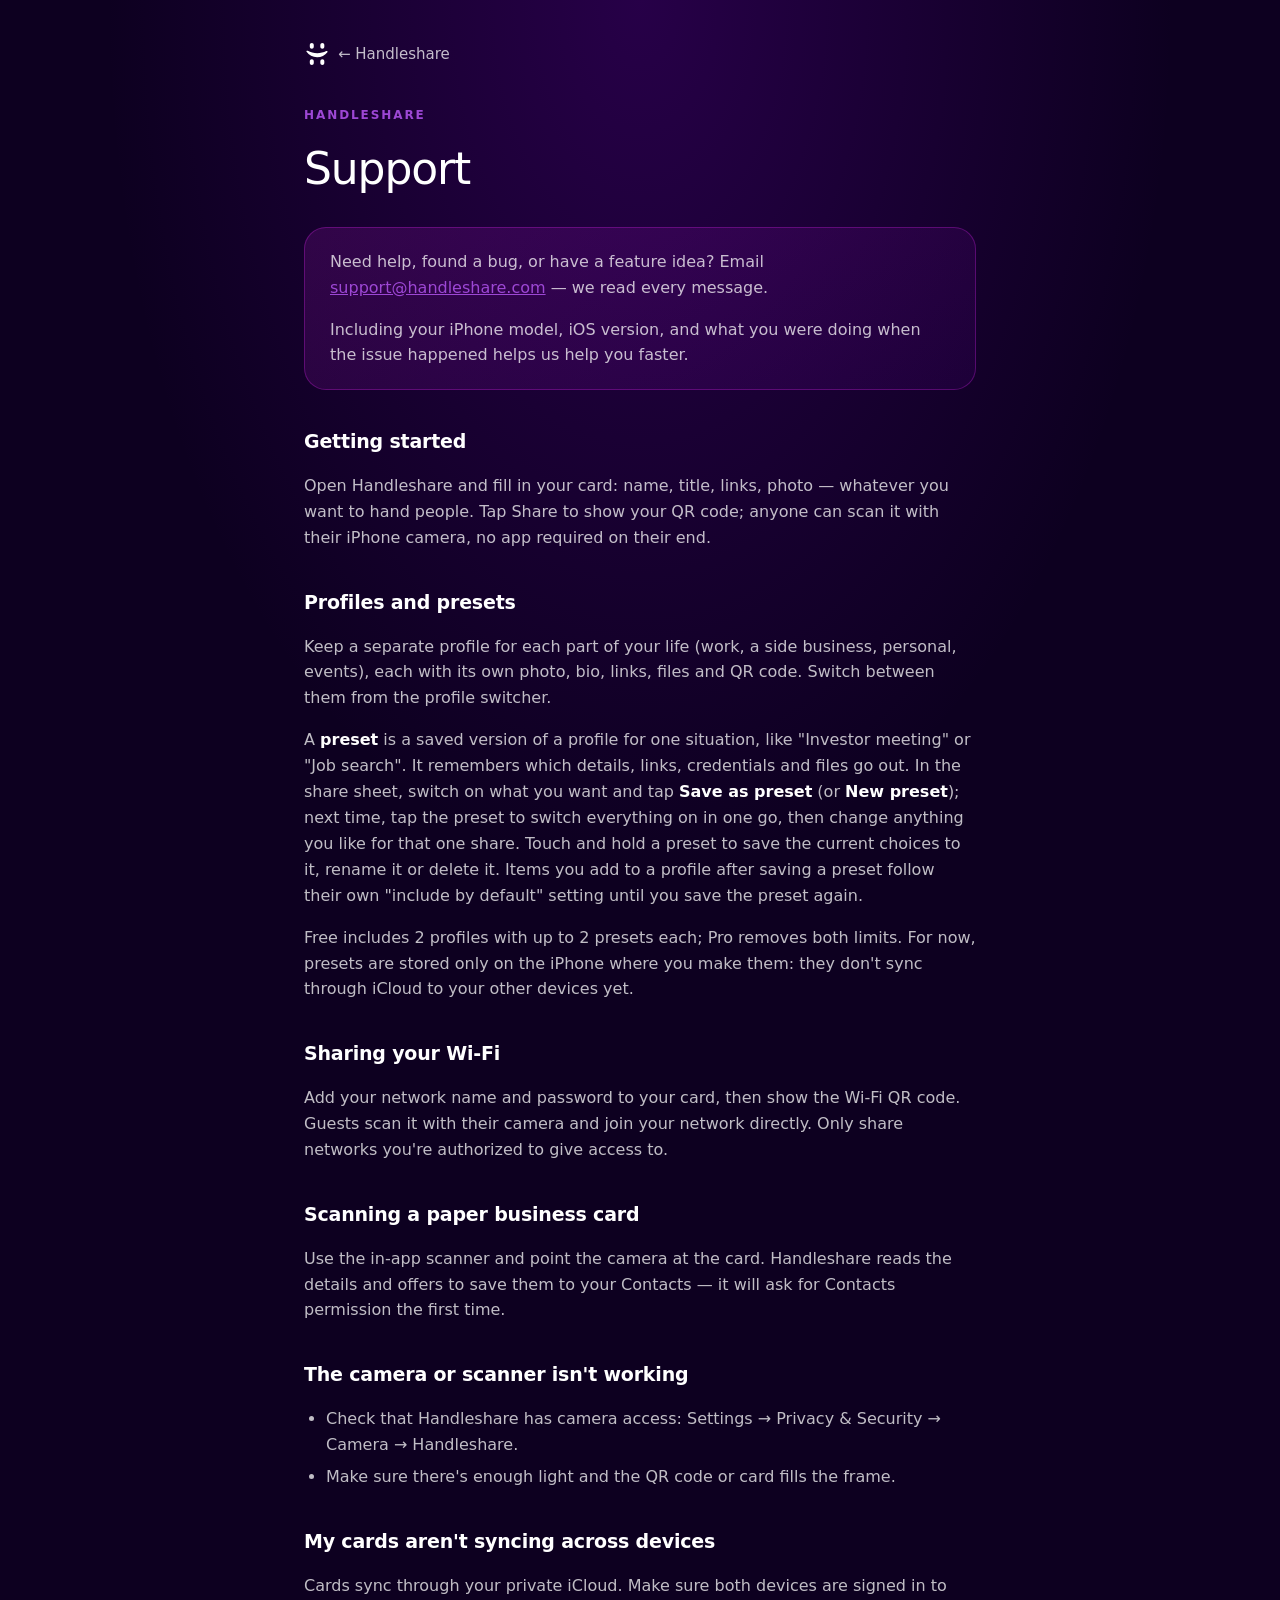
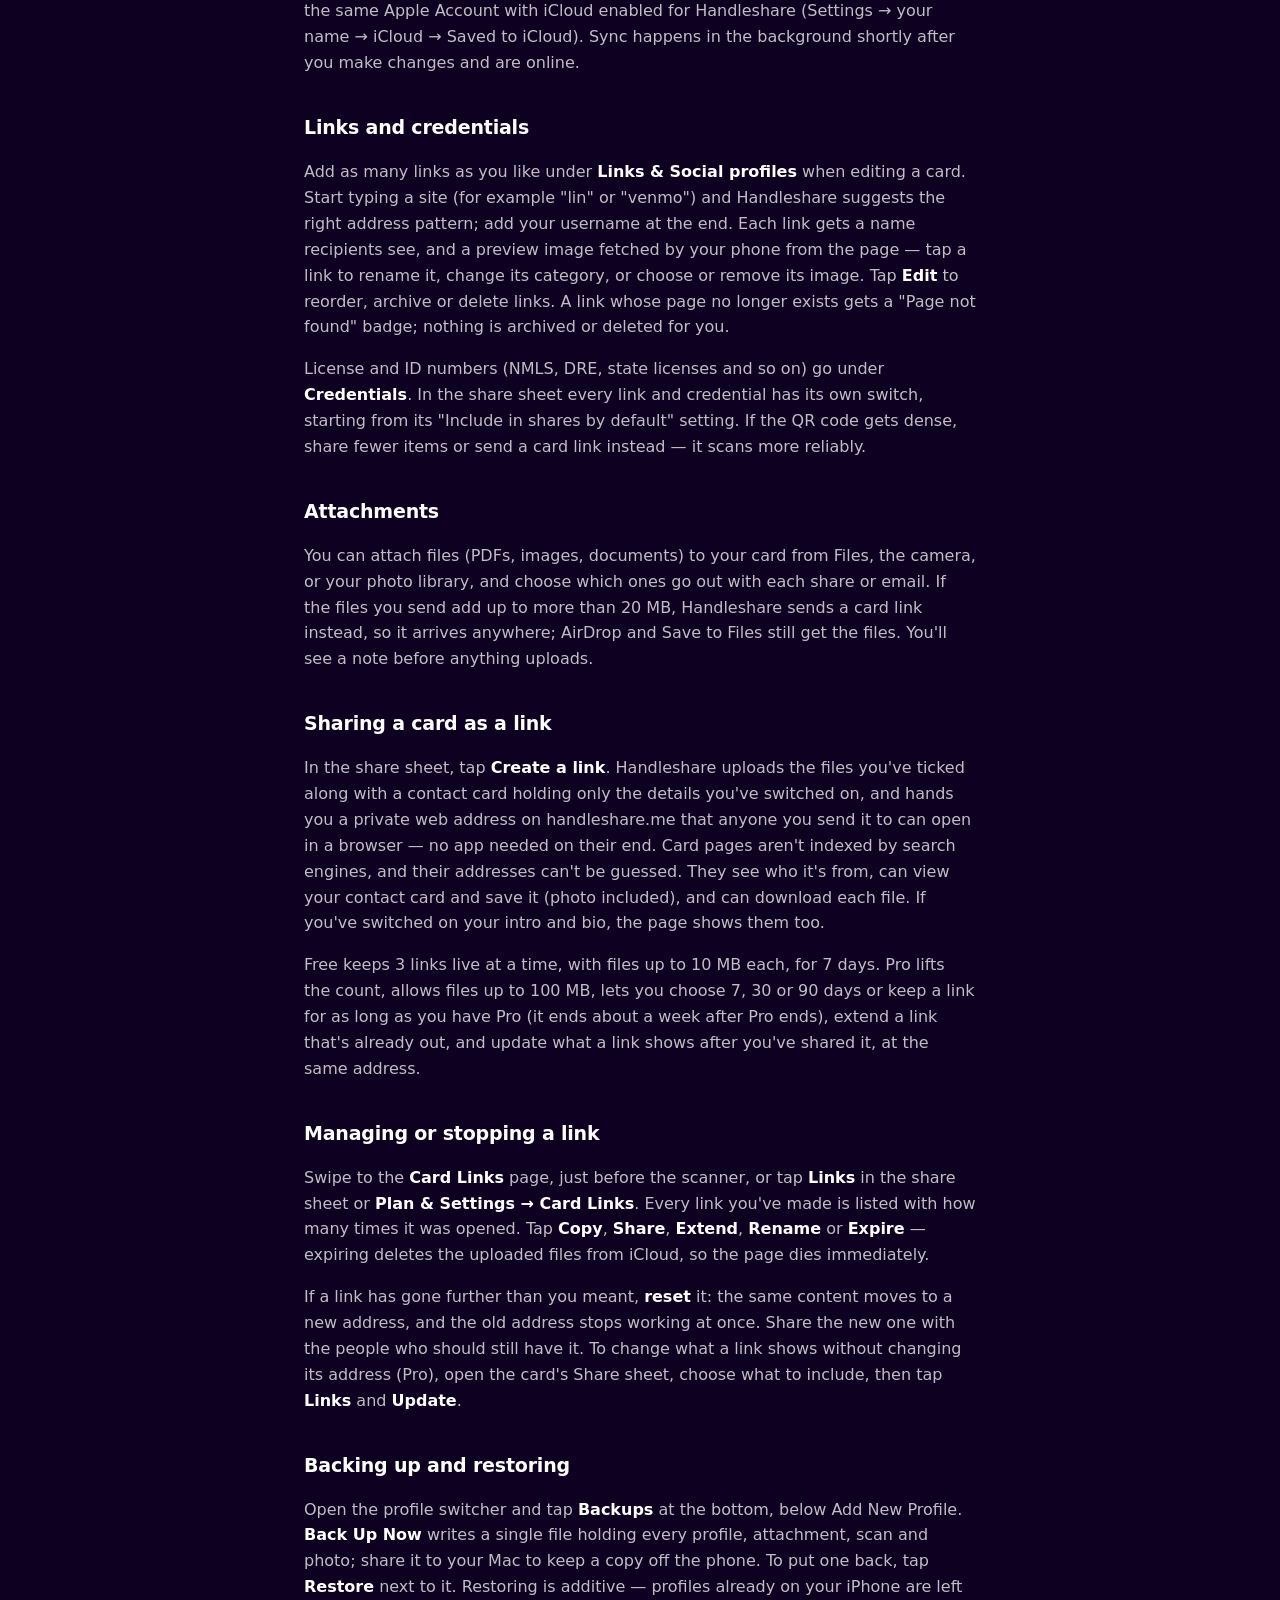
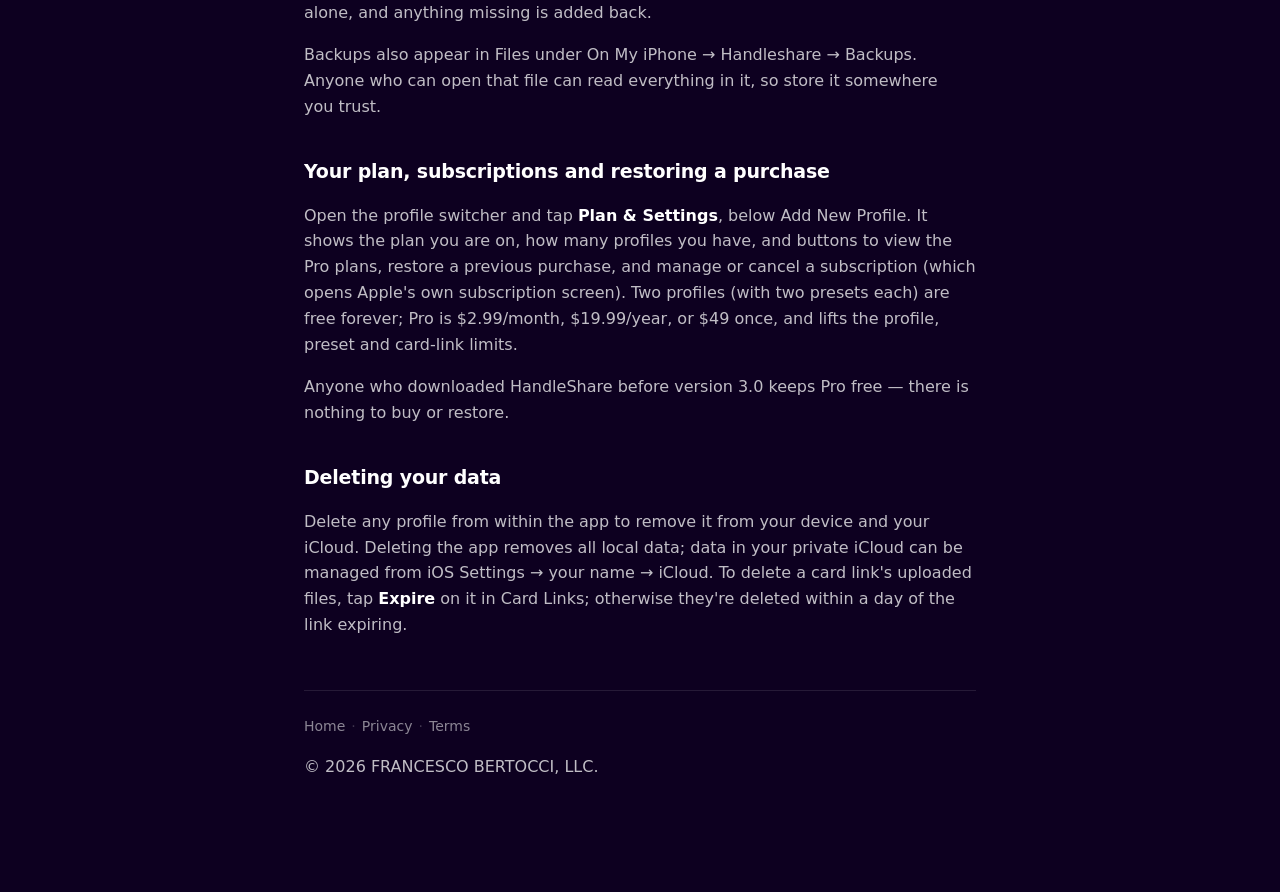
<file: support.html>
<!DOCTYPE html>
<html lang="en">
<head>
<meta charset="UTF-8">
<meta name="viewport" content="width=device-width, initial-scale=1.0">
<title>Handleshare — Support</title>
<link rel="canonical" href="https://handleshare.com/support.html">
<meta name="apple-itunes-app" content="app-id=581295018">
<meta name="description" content="Help with Handleshare: getting started, profiles and presets, private card links, sharing Wi-Fi, scanning paper cards, iCloud sync, attachments, and deleting your data.">
<link rel="icon" type="image/png" href="logo.png">
<link rel="apple-touch-icon" href="apple-touch-icon.png">
<link rel="stylesheet" href="page.css">
<!-- Foliàire Analytics. Marketing pages only (home, support) — never the card
     viewer (view.html) or the legal pages. See privacy.html "This website". -->
<script>window.FOLIAIRE_SITE_ID = 'ff3ea36f3c25e1f14fb67638';</script>
<script async src="https://foliairestudio.com/analytics/foliaire.js"></script>
</head>
<a class="skip" href="#main">Skip to content</a>
<div class="wrap">
  <nav><a href="index.html"><span class="logo-lottie" aria-hidden="true"><img src="logo.png" alt=""></span>← Handleshare</a></nav>

  <main id="main">
    <p class="kicker">Handleshare</p>
    <h1>Support</h1>

    <div class="card accent">
      <p>Need help, found a bug, or have a feature idea? Email
      <a href="mailto:support@handleshare.com">support@handleshare.com</a> — we read every message.</p>
      <p>Including your iPhone model, iOS version, and what you were doing when the issue happened helps us help you faster.</p>
    </div>

    <h2>Getting started</h2>
    <p>Open Handleshare and fill in your card: name, title, links, photo — whatever you want to hand people. Tap Share to show your QR code; anyone can scan it with their iPhone camera, no app required on their end.</p>

    <h2>Profiles and presets</h2>
    <p>Keep a separate profile for each part of your life (work, a side business, personal, events), each with its own photo, bio, links, files and QR code. Switch between them from the profile switcher.</p>
    <p>A <strong>preset</strong> is a saved version of a profile for one situation, like "Investor meeting" or "Job search". It remembers which details, links, credentials and files go out. In the share sheet, switch on what you want and tap <strong>Save as preset</strong> (or <strong>New preset</strong>); next time, tap the preset to switch everything on in one go, then change anything you like for that one share. Touch and hold a preset to save the current choices to it, rename it or delete it. Items you add to a profile after saving a preset follow their own "include by default" setting until you save the preset again.</p>
    <p>Free includes 2 profiles with up to 2 presets each; Pro removes both limits. For now, presets are stored only on the iPhone where you make them: they don't sync through iCloud to your other devices yet.</p>

    <h2>Sharing your Wi-Fi</h2>
    <p>Add your network name and password to your card, then show the Wi-Fi QR code. Guests scan it with their camera and join your network directly. Only share networks you're authorized to give access to.</p>

    <h2>Scanning a paper business card</h2>
    <p>Use the in-app scanner and point the camera at the card. Handleshare reads the details and offers to save them to your Contacts — it will ask for Contacts permission the first time.</p>

    <h2>The camera or scanner isn't working</h2>
    <ul>
      <li>Check that Handleshare has camera access: Settings → Privacy &amp; Security → Camera → Handleshare.</li>
      <li>Make sure there's enough light and the QR code or card fills the frame.</li>
    </ul>

    <h2>My cards aren't syncing across devices</h2>
    <p>Cards sync through your private iCloud. Make sure both devices are signed in to the same Apple Account with iCloud enabled for Handleshare (Settings → your name → iCloud → Saved to iCloud). Sync happens in the background shortly after you make changes and are online.</p>

    <h2>Links and credentials</h2>
    <p>Add as many links as you like under <strong>Links &amp; Social profiles</strong> when editing a card. Start typing a site (for example "lin" or "venmo") and Handleshare suggests the right address pattern; add your username at the end. Each link gets a name recipients see, and a preview image fetched by your phone from the page — tap a link to rename it, change its category, or choose or remove its image. Tap <strong>Edit</strong> to reorder, archive or delete links. A link whose page no longer exists gets a "Page not found" badge; nothing is archived or deleted for you.</p>
    <p>License and ID numbers (NMLS, DRE, state licenses and so on) go under <strong>Credentials</strong>. In the share sheet every link and credential has its own switch, starting from its "Include in shares by default" setting. If the QR code gets dense, share fewer items or send a card link instead — it scans more reliably.</p>

    <h2>Attachments</h2>
    <p>You can attach files (PDFs, images, documents) to your card from Files, the camera, or your photo library, and choose which ones go out with each share or email. If the files you send add up to more than 20&nbsp;MB, Handleshare sends a card link instead, so it arrives anywhere; AirDrop and Save to Files still get the files. You'll see a note before anything uploads.</p>

    <h2>Sharing a card as a link</h2>
    <p>In the share sheet, tap <strong>Create a link</strong>. Handleshare uploads the files you've ticked along with a contact card holding only the details you've switched on, and hands you a private web address on handleshare.me that anyone you send it to can open in a browser — no app needed on their end. Card pages aren't indexed by search engines, and their addresses can't be guessed. They see who it's from, can view your contact card and save it (photo included), and can download each file. If you've switched on your intro and bio, the page shows them too.</p>
    <p>Free keeps 3 links live at a time, with files up to 10 MB each, for 7 days. Pro lifts the count, allows files up to 100 MB, lets you choose 7, 30 or 90 days or keep a link for as long as you have Pro (it ends about a week after Pro ends), extend a link that's already out, and update what a link shows after you've shared it, at the same address.</p>

    <h2>Managing or stopping a link</h2>
    <p>Swipe to the <strong>Card Links</strong> page, just before the scanner, or tap <strong>Links</strong> in the share sheet or <strong>Plan &amp; Settings → Card Links</strong>. Every link you've made is listed with how many times it was opened. Tap <strong>Copy</strong>, <strong>Share</strong>, <strong>Extend</strong>, <strong>Rename</strong> or <strong>Expire</strong> — expiring deletes the uploaded files from iCloud, so the page dies immediately.</p>
    <p>If a link has gone further than you meant, <strong>reset</strong> it: the same content moves to a new address, and the old address stops working at once. Share the new one with the people who should still have it. To change what a link shows without changing its address (Pro), open the card's Share sheet, choose what to include, then tap <strong>Links</strong> and <strong>Update</strong>.</p>

    <h2>Backing up and restoring</h2>
    <p>Open the profile switcher and tap <strong>Backups</strong> at the bottom, below Add New Profile. <strong>Back Up Now</strong> writes a single file holding every profile, attachment, scan and photo; share it to your Mac to keep a copy off the phone. To put one back, tap <strong>Restore</strong> next to it. Restoring is additive — profiles already on your iPhone are left alone, and anything missing is added back.</p>
    <p>Backups also appear in Files under On My iPhone → Handleshare → Backups. Anyone who can open that file can read everything in it, so store it somewhere you trust.</p>

    <h2>Your plan, subscriptions and restoring a purchase</h2>
    <p>Open the profile switcher and tap <strong>Plan &amp; Settings</strong>, below Add New Profile. It shows the plan you are on, how many profiles you have, and buttons to view the Pro plans, restore a previous purchase, and manage or cancel a subscription (which opens Apple's own subscription screen). Two profiles (with two presets each) are free forever; Pro is $2.99/month, $19.99/year, or $49 once, and lifts the profile, preset and card-link limits.</p>
    <p>Anyone who downloaded HandleShare before version 3.0 keeps Pro free — there is nothing to buy or restore.</p>

    <h2>Deleting your data</h2>
    <p>Delete any profile from within the app to remove it from your device and your iCloud. Deleting the app removes all local data; data in your private iCloud can be managed from iOS Settings → your name → iCloud. To delete a card link's uploaded files, tap <strong>Expire</strong> on it in Card Links; otherwise they're deleted within a day of the link expiring.</p>
  </main>

  <footer>
    <a href="index.html">Home</a><span class="fsep">·</span><a href="privacy.html">Privacy</a><span class="fsep">·</span><a href="terms.html">Terms</a>
    <p>© 2026 FRANCESCO BERTOCCI, LLC.</p>
  </footer>
</div>
<script src="lottie_light.min.js" defer></script>
<script src="logo.js" defer></script>
</html>
</file>
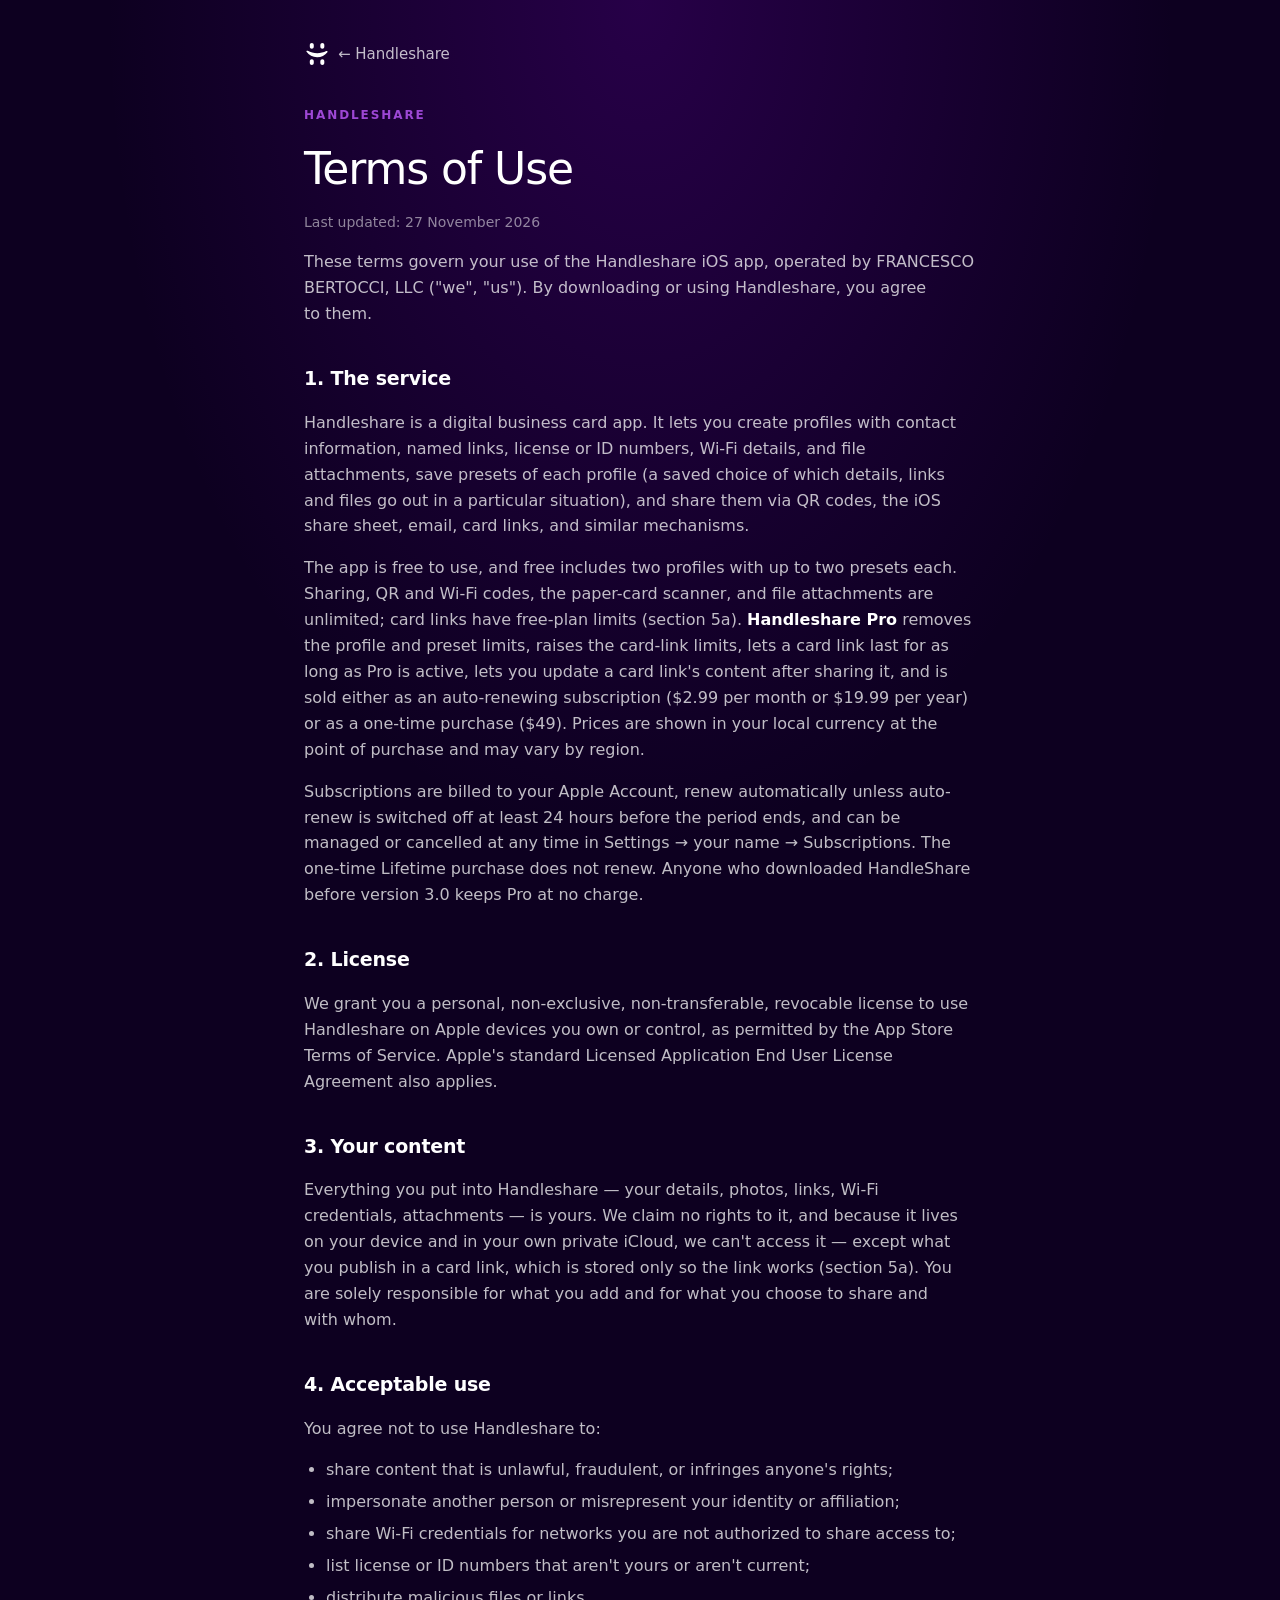
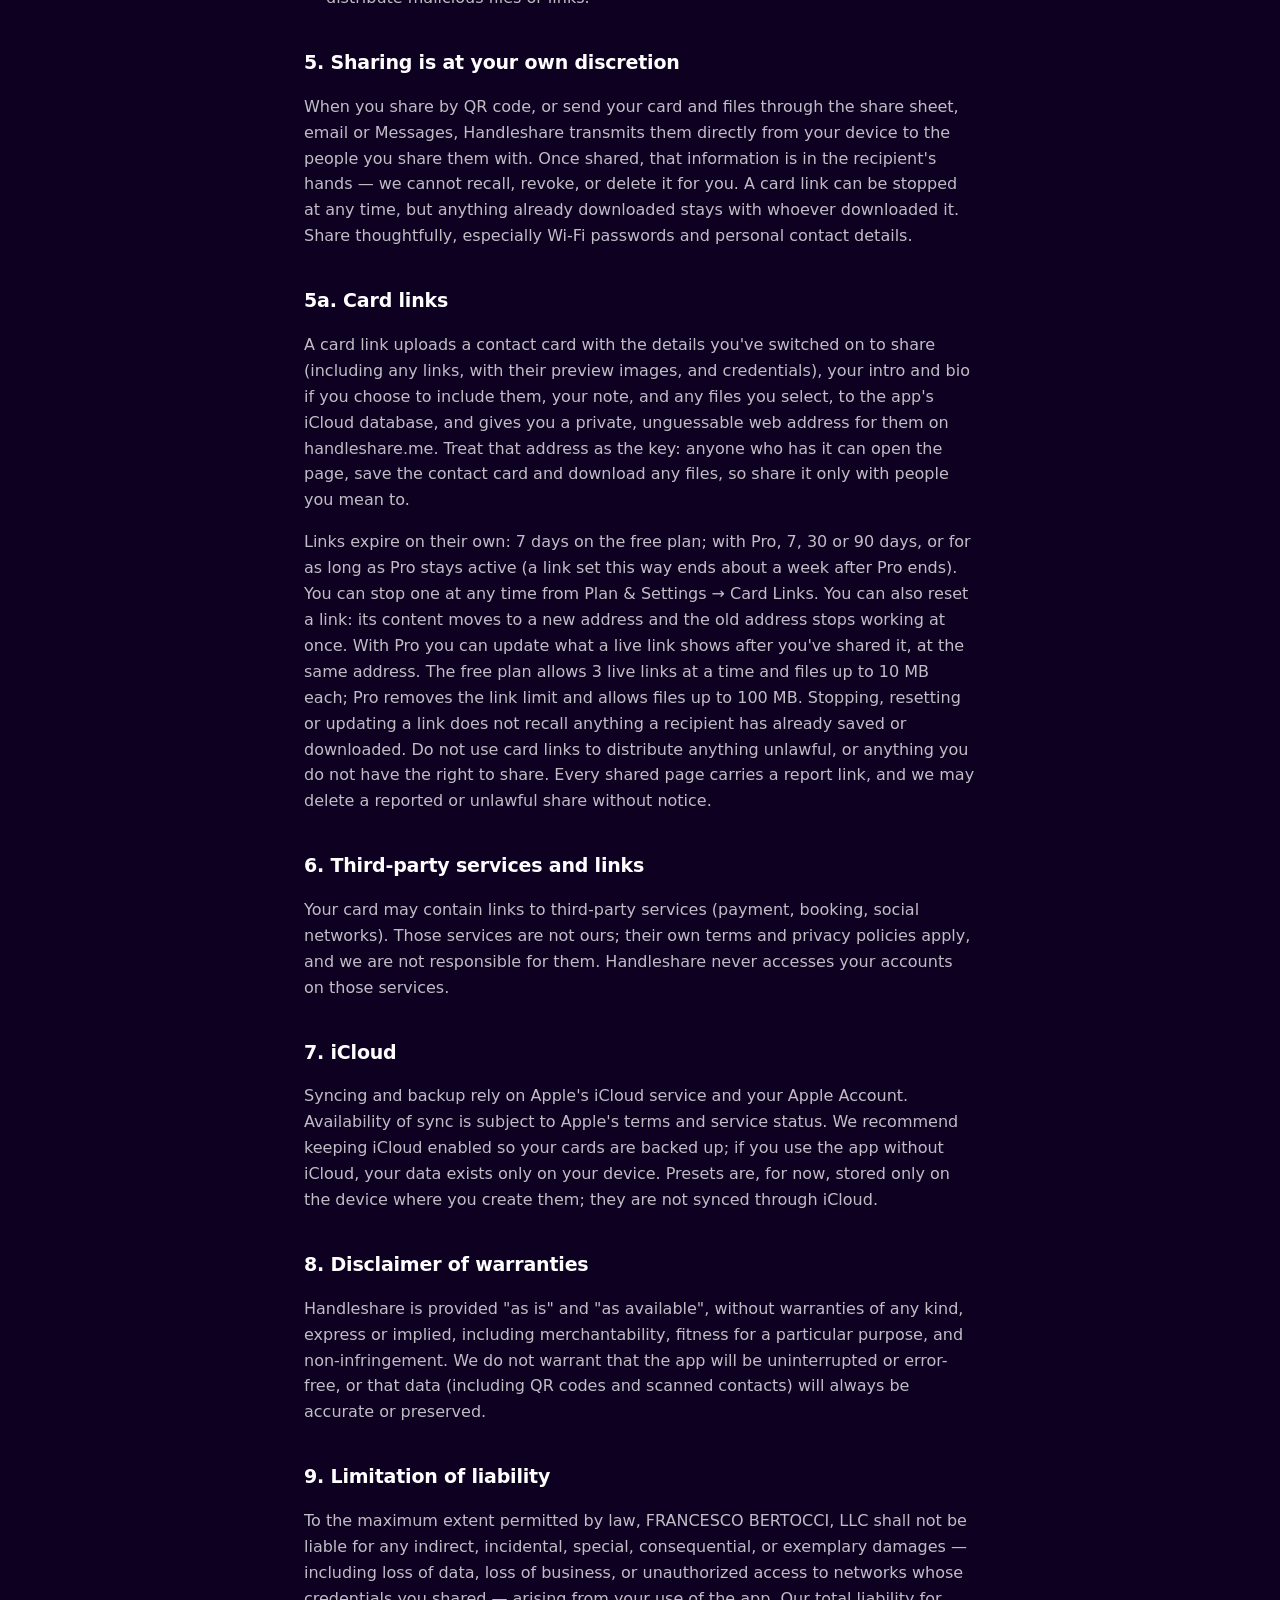
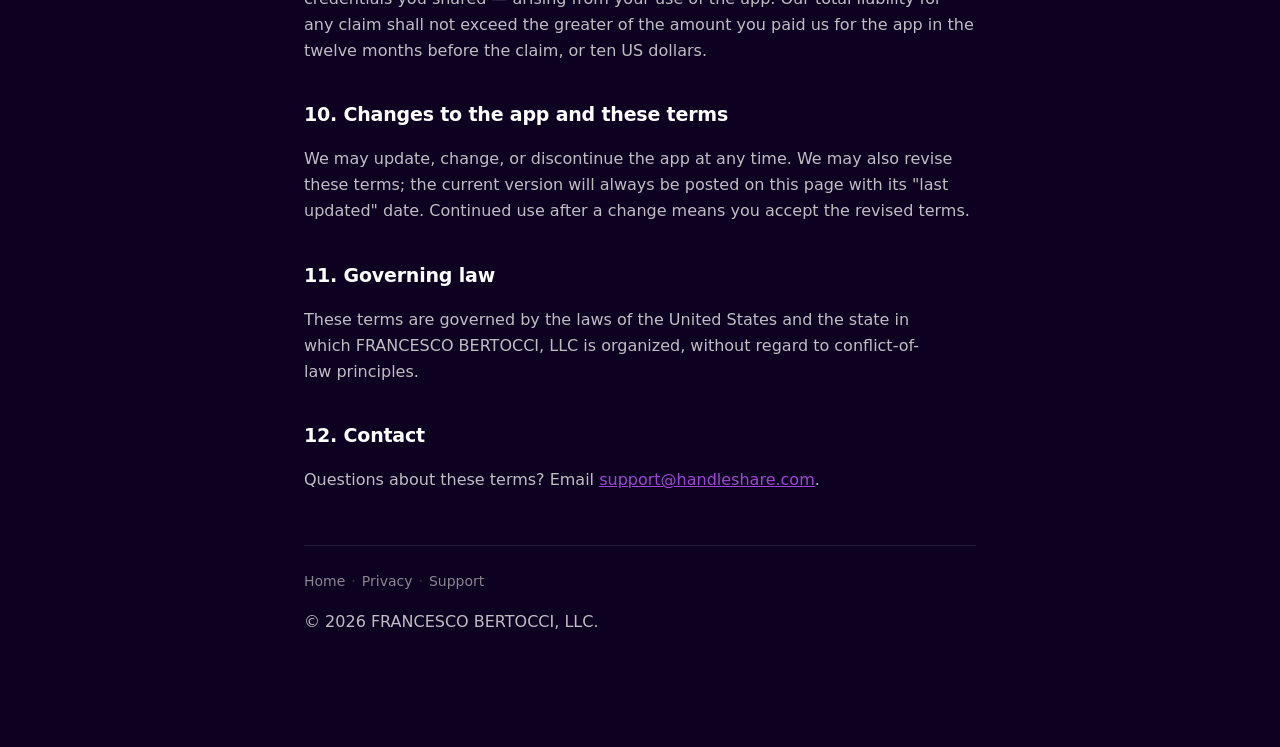
<file: terms.html>
<!DOCTYPE html>
<html lang="en">
<head>
<meta charset="UTF-8">
<meta name="viewport" content="width=device-width, initial-scale=1.0">
<title>Handleshare — Terms of Use</title>
<link rel="canonical" href="https://handleshare.com/terms.html">
<meta name="apple-itunes-app" content="app-id=581295018">
<meta name="description" content="Terms of use for the Handleshare iOS app, operated by FRANCESCO BERTOCCI, LLC.">
<link rel="icon" type="image/png" href="logo.png">
<link rel="apple-touch-icon" href="apple-touch-icon.png">
<link rel="stylesheet" href="page.css">
</head>
<a class="skip" href="#main">Skip to content</a>
<div class="wrap">
  <nav><a href="index.html"><span class="logo-lottie" aria-hidden="true"><img src="logo.png" alt=""></span>← Handleshare</a></nav>

  <main id="main">
    <p class="kicker">Handleshare</p>
    <h1>Terms of Use</h1>
    <p class="updated">Last updated: 27 November 2026</p>

    <p>These terms govern your use of the Handleshare iOS app, operated by FRANCESCO BERTOCCI, LLC ("we", "us"). By downloading or using Handleshare, you agree to them.</p>

    <h2>1. The service</h2>
    <p>Handleshare is a digital business card app. It lets you create profiles with contact information, named links, license or ID numbers, Wi-Fi details, and file attachments, save presets of each profile (a saved choice of which details, links and files go out in a particular situation), and share them via QR codes, the iOS share sheet, email, card links, and similar mechanisms.</p>
    <p>The app is free to use, and free includes two profiles with up to two presets each. Sharing, QR and Wi-Fi codes, the paper-card scanner, and file attachments are unlimited; card links have free-plan limits (section 5a). <strong>Handleshare Pro</strong> removes the profile and preset limits, raises the card-link limits, lets a card link last for as long as Pro is active, lets you update a card link's content after sharing it, and is sold either as an auto-renewing subscription ($2.99 per month or $19.99 per year) or as a one-time purchase ($49). Prices are shown in your local currency at the point of purchase and may vary by region.</p>
    <p>Subscriptions are billed to your Apple Account, renew automatically unless auto-renew is switched off at least 24 hours before the period ends, and can be managed or cancelled at any time in Settings → your name → Subscriptions. The one-time Lifetime purchase does not renew. Anyone who downloaded HandleShare before version 3.0 keeps Pro at no charge.</p>

    <h2>2. License</h2>
    <p>We grant you a personal, non-exclusive, non-transferable, revocable license to use Handleshare on Apple devices you own or control, as permitted by the App Store Terms of Service. Apple's standard Licensed Application End User License Agreement also applies.</p>

    <h2>3. Your content</h2>
    <p>Everything you put into Handleshare — your details, photos, links, Wi-Fi credentials, attachments — is yours. We claim no rights to it, and because it lives on your device and in your own private iCloud, we can't access it — except what you publish in a card link, which is stored only so the link works (section 5a). You are solely responsible for what you add and for what you choose to share and with whom.</p>

    <h2>4. Acceptable use</h2>
    <p>You agree not to use Handleshare to:</p>
    <ul>
      <li>share content that is unlawful, fraudulent, or infringes anyone's rights;</li>
      <li>impersonate another person or misrepresent your identity or affiliation;</li>
      <li>share Wi-Fi credentials for networks you are not authorized to share access to;</li>
      <li>list license or ID numbers that aren't yours or aren't current;</li>
      <li>distribute malicious files or links.</li>
    </ul>

    <h2>5. Sharing is at your own discretion</h2>
    <p>When you share by QR code, or send your card and files through the share sheet, email or Messages, Handleshare transmits them directly from your device to the people you share them with. Once shared, that information is in the recipient's hands — we cannot recall, revoke, or delete it for you. A card link can be stopped at any time, but anything already downloaded stays with whoever downloaded it. Share thoughtfully, especially Wi-Fi passwords and personal contact details.</p>

    <h2>5a. Card links</h2>
    <p>A card link uploads a contact card with the details you've switched on to share (including any links, with their preview images, and credentials), your intro and bio if you choose to include them, your note, and any files you select, to the app's iCloud database, and gives you a private, unguessable web address for them on handleshare.me. Treat that address as the key: anyone who has it can open the page, save the contact card and download any files, so share it only with people you mean to.</p>
    <p>Links expire on their own: 7 days on the free plan; with Pro, 7, 30 or 90 days, or for as long as Pro stays active (a link set this way ends about a week after Pro ends). You can stop one at any time from Plan &amp; Settings → Card Links. You can also reset a link: its content moves to a new address and the old address stops working at once. With Pro you can update what a live link shows after you've shared it, at the same address. The free plan allows 3 live links at a time and files up to 10 MB each; Pro removes the link limit and allows files up to 100 MB. Stopping, resetting or updating a link does not recall anything a recipient has already saved or downloaded. Do not use card links to distribute anything unlawful, or anything you do not have the right to share. Every shared page carries a report link, and we may delete a reported or unlawful share without notice.</p>

    <h2>6. Third-party services and links</h2>
    <p>Your card may contain links to third-party services (payment, booking, social networks). Those services are not ours; their own terms and privacy policies apply, and we are not responsible for them. Handleshare never accesses your accounts on those services.</p>

    <h2>7. iCloud</h2>
    <p>Syncing and backup rely on Apple's iCloud service and your Apple Account. Availability of sync is subject to Apple's terms and service status. We recommend keeping iCloud enabled so your cards are backed up; if you use the app without iCloud, your data exists only on your device. Presets are, for now, stored only on the device where you create them; they are not synced through iCloud.</p>

    <h2>8. Disclaimer of warranties</h2>
    <p>Handleshare is provided "as is" and "as available", without warranties of any kind, express or implied, including merchantability, fitness for a particular purpose, and non-infringement. We do not warrant that the app will be uninterrupted or error-free, or that data (including QR codes and scanned contacts) will always be accurate or preserved.</p>

    <h2>9. Limitation of liability</h2>
    <p>To the maximum extent permitted by law, FRANCESCO BERTOCCI, LLC shall not be liable for any indirect, incidental, special, consequential, or exemplary damages — including loss of data, loss of business, or unauthorized access to networks whose credentials you shared — arising from your use of the app. Our total liability for any claim shall not exceed the greater of the amount you paid us for the app in the twelve months before the claim, or ten US dollars.</p>

    <h2>10. Changes to the app and these terms</h2>
    <p>We may update, change, or discontinue the app at any time. We may also revise these terms; the current version will always be posted on this page with its "last updated" date. Continued use after a change means you accept the revised terms.</p>

    <h2>11. Governing law</h2>
    <p>These terms are governed by the laws of the United States and the state in which FRANCESCO BERTOCCI, LLC is organized, without regard to conflict-of-law principles.</p>

    <h2>12. Contact</h2>
    <p>Questions about these terms? Email <a href="mailto:support@handleshare.com">support@handleshare.com</a>.</p>
  </main>

  <footer>
    <a href="index.html">Home</a><span class="fsep">·</span><a href="privacy.html">Privacy</a><span class="fsep">·</span><a href="support.html">Support</a>
    <p>© 2026 FRANCESCO BERTOCCI, LLC.</p>
  </footer>
</div>
<script src="lottie_light.min.js" defer></script>
<script src="logo.js" defer></script>
</html>
</file>
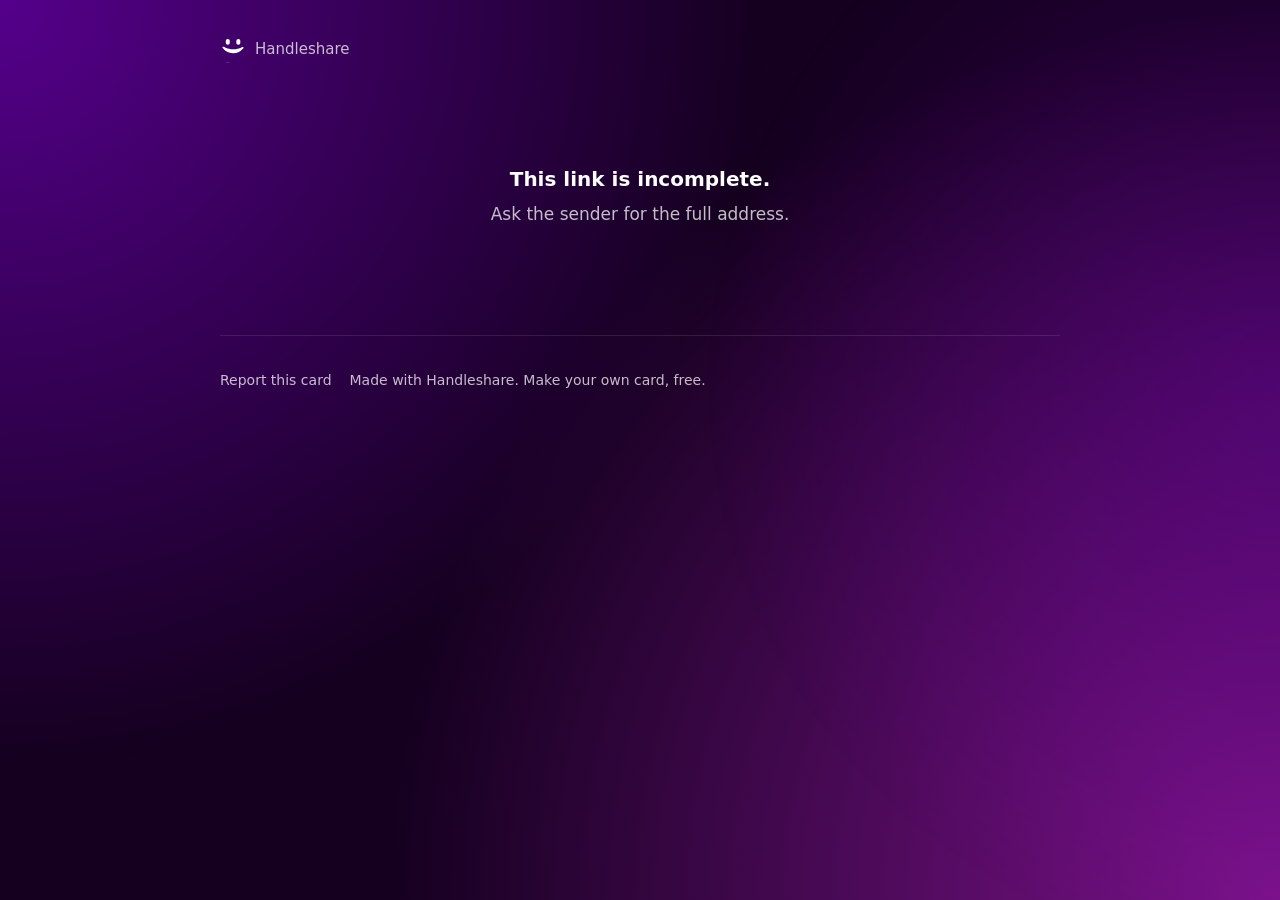
<file: view.html>
<!DOCTYPE html>
<html lang="en">
<head>
<meta charset="UTF-8">
<meta name="viewport" content="width=device-width, initial-scale=1.0, viewport-fit=cover">
<title>A card shared with you — Handleshare</title>
<meta name="robots" content="noindex, nofollow, noarchive">
<meta name="apple-itunes-app" content="app-id=581295018">
<!-- Static fallback for link previews. Per-link og tags (name, photo) come
     from the /v/<id> worker route; this covers direct view.html links, whose
     #hash never reaches a server. -->
<meta property="og:title" content="A card shared with you">
<meta property="og:description" content="A card shared privately with Handleshare.">
<meta property="og:image" content="https://handleshare.com/logo.png">
<link rel="icon" type="image/png" href="/logo.png">
<link rel="apple-touch-icon" href="/apple-touch-icon.png">
<style>
  :root{
    --g1:#B44DFF;--g2:#E05BEF;--g3:#F3C6FF;
    --ink:#ffffff;
    --muted:rgba(255,255,255,.52);
    --muted2:rgba(255,255,255,.74);
    --canvas:#15011F;
    --violet:#7100BA;
    --magenta:#C21FD4;
    --glow:#9D47D5;
    /* Theme-derived (defaults = the Handleshare purple). applyTheme() swaps
       all of these for the sender's card theme. */
    --on-accent:#ffffff;
    /* Theme colors as channels, for the backdrop's blobs. */
    --p-rgb:113,0,186;
    --s-rgb:194,31,212;
    --shade:6,0,16;
    /* The app's card glass: white 15% fill, white 25% edge. */
    --glass:rgba(255,255,255,.12);
    --glass-edge:inset 0 0 0 1px rgba(255,255,255,.22);
    --surface:rgba(255,255,255,.08);
    --surface2:rgba(255,255,255,.1);
    --line:rgba(255,255,255,.1);
    /* Pure white at 10%: a tinted outline picks up the canvas and reads as dirt. */
    --outline:oklch(1 0 0 / 0.1);
    /* Two layers: contact + ambient. One big blur reads as a smudge. */
    --lift:0 1px 2px rgba(0,0,0,.4), 0 12px 28px -12px rgba(0,0,0,.55);
    --ease:cubic-bezier(0.2,0,0,1);
  }
  *{box-sizing:border-box}
  html{-webkit-font-smoothing:antialiased;-moz-osx-font-smoothing:grayscale}
  body{
    margin:0;background:var(--canvas);color:var(--ink);
    font-family:ui-rounded,"SF Pro Rounded",-apple-system,system-ui,"Segoe UI",Roboto,sans-serif;
    line-height:1.55;
  }
  /* The app's AnimatedBackgroundView: three soft circles of the theme's
     colors drifting slowly over its background (#15011F unless the theme
     sets one). Only transform animates; the gradients are soft already, so
     no blur filter. Fixed, so it stays put as files scroll. Still under
     Reduce Motion. */
  .bg{position:fixed;inset:0;z-index:-1;pointer-events:none;overflow:hidden;background:var(--canvas)}
  .bg i{position:absolute;border-radius:50%;will-change:transform;
    animation:var(--drift) var(--dur) cubic-bezier(.45,0,.55,1) infinite alternate}
  .bg i:nth-child(1){width:120vmax;height:120vmax;left:-60vmax;top:-60vmax;--drift:drift-a;--dur:19s;
    background:radial-gradient(closest-side,rgba(var(--p-rgb),.7),rgba(var(--p-rgb),0))}
  .bg i:nth-child(2){width:140vmax;height:140vmax;right:-70vmax;bottom:-70vmax;--drift:drift-b;--dur:23s;
    background:radial-gradient(closest-side,rgba(var(--s-rgb),.6),rgba(var(--s-rgb),0))}
  .bg i:nth-child(3){width:90vmax;height:90vmax;right:-45vmax;top:-15vmax;--drift:drift-c;--dur:29s;
    background:radial-gradient(closest-side,rgba(var(--p-rgb),.32),rgba(var(--p-rgb),0))}
  @keyframes drift-a{from{transform:translate(0,0) scale(1)}to{transform:translate(10vmax,8vmax) scale(1.18)}}
  @keyframes drift-b{from{transform:translate(0,0) scale(1.1)}to{transform:translate(-12vmax,-6vmax) scale(.95)}}
  @keyframes drift-c{from{transform:translate(0,0) scale(.9)}to{transform:translate(-8vmax,14vmax) scale(1.12)}}

  /* Rise-in, once, when the card arrives: semantic chunks 90 ms apart
     (DailyDo's page motion). */
  .rise{animation:rise-in 620ms var(--ease) both;animation-delay:calc(var(--i,0) * 90ms)}
  @keyframes rise-in{from{opacity:0;translate:0 12px;filter:blur(4px)}to{opacity:1;translate:0 0;filter:blur(0)}}

  /* The app's ThemeGlow: a conic ring of the card's colors around its edge,
     a blurred halo under a crisp rim, turning once as the card arrives and
     fading away. Under Reduce Motion it only fades. */
  @property --spin{syntax:'<angle>';inherits:true;initial-value:0deg}
  .glow{position:absolute;inset:0;border-radius:inherit;pointer-events:none;opacity:0;--spin:-90deg}
  .glow .rim,.glow .halo{position:absolute;inset:0;border-radius:inherit}
  .glow .halo{filter:blur(10px);opacity:.7}
  .glow .rim::before,.glow .halo::before{content:"";position:absolute;inset:0;border-radius:inherit;padding:2px;
    background:conic-gradient(from var(--spin),var(--g1),var(--g2) 25%,#fff8 50%,var(--g3) 75%,var(--g1));
    -webkit-mask:linear-gradient(#000 0 0) content-box,linear-gradient(#000 0 0);
    -webkit-mask-composite:xor;mask-composite:exclude}
  .glow .halo::before{padding:7px;inset:-3px}
  .glow.flash{animation:glow-fade 2.2s var(--ease) .25s both,glow-spin 2.2s linear .25s both}
  @keyframes glow-fade{0%{opacity:0}20%{opacity:1}65%{opacity:1}100%{opacity:0}}
  @keyframes glow-spin{from{--spin:-90deg}to{--spin:150deg}}

  img{max-width:100%}
  :focus-visible{outline:2px solid var(--glow);outline-offset:3px;border-radius:8px}
  .wrap{max-width:880px;margin:0 auto;padding:28px 20px 96px}

  nav{font-size:15px;margin-bottom:28px}
  nav a{color:var(--muted2);text-decoration:none;display:inline-flex;align-items:center;gap:9px;
    min-height:44px;border-radius:12px;
    transition-property:color;transition-duration:140ms;transition-timing-function:var(--ease)}
  nav a:hover{color:var(--ink)}
  nav img{width:26px;height:26px;border-radius:7px;outline:1px solid var(--outline);outline-offset:-1px}
  .logo-lottie{flex:none;display:inline-block;width:26px;height:26px;position:relative}
  .logo-lottie img{position:absolute;inset:0}
  .logo-lottie svg{display:block}

  /* who it's from: the app's card, glass over the backdrop. Photo, name and
     role centred; the contact details sit where the app shows its QR code,
     and the expiry is the monospaced caption under it. */
  .column{max-width:420px;margin:0 auto}
  .card{position:relative;text-align:center;padding:40px 24px 26px;margin:0 auto 24px;
    border-radius:28px;background:var(--glass);box-shadow:var(--glass-edge),var(--lift);
    -webkit-backdrop-filter:blur(24px) saturate(140%);backdrop-filter:blur(24px) saturate(140%)}
  .avatar{flex:none;width:112px;height:112px;margin:0 auto 18px;border-radius:50%;overflow:hidden;
    background:linear-gradient(150deg,var(--violet),var(--magenta));color:var(--on-accent);
    display:flex;align-items:center;justify-content:center;font-size:40px;font-weight:600;
    outline:1px solid var(--outline);outline-offset:-1px}
  .avatar img{width:100%;height:100%;object-fit:cover;display:block}
  h1{font-size:26px;line-height:1.22;font-weight:600;margin:0;text-wrap:balance}
  .role{color:rgba(255,255,255,.8);font-size:17px;margin:4px 0 0;white-space:pre-line;text-wrap:balance}
  /* Intro and bio: the intro reads as a lead line, the bio as body text,
     both centred like the rest of the card. */
  .about{margin:16px 0 0}
  .about .intro{margin:0;font-size:16px;line-height:1.45;color:rgba(255,255,255,.9);white-space:pre-line;text-wrap:pretty;text-align:center}
  .about .bio{margin:10px 0 0;font-size:15px;line-height:1.55;color:var(--muted2);white-space:pre-line;overflow-wrap:anywhere;text-wrap:pretty}
  .about .intro:only-child{margin:0}
  .note{margin:14px 0 0;color:var(--muted2);font-size:15px;white-space:pre-line;overflow-wrap:anywhere;text-wrap:pretty}
  /* The QR code's place. Outer 16 = rows 12 + 4 padding. */
  .reach{margin-top:22px}
  .info{margin:0;padding:4px;border-radius:16px;background:rgba(var(--shade),.32);text-align:left}
  .info .cc-row{border-radius:12px}
  .card .add{width:100%;justify-content:center;margin-top:14px;min-height:50px;border-radius:16px}
  .caption{margin:18px 0 0;font-family:ui-monospace,"SF Mono",Menlo,monospace;font-size:12px;
    color:rgba(255,255,255,.72);font-variant-numeric:tabular-nums;text-wrap:balance}

  .preview{margin:0 0 16px;padding:10px 14px;border-radius:12px;font-size:14px;color:var(--muted2);
    background:var(--surface);box-shadow:inset 0 0 0 1px var(--line);text-wrap:pretty}
  .files-head{display:flex;flex-wrap:wrap;align-items:center;justify-content:space-between;gap:10px;margin:8px 0 14px}
  .btn{appearance:none;border:0;cursor:pointer;font:inherit;font-weight:600;font-size:15px;
    min-height:44px;padding:0 20px;border-radius:14px;display:inline-flex;align-items:center;gap:9px;
    color:var(--ink);background:var(--surface2);text-decoration:none;
    transition-property:background-color,scale;transition-duration:140ms;transition-timing-function:var(--ease)}
  .btn:hover{background:rgba(255,255,255,.14)}
  .btn:active{scale:0.96}
  .btn.primary{background:linear-gradient(150deg,var(--violet),var(--magenta));color:var(--on-accent);box-shadow:var(--lift)}
  .btn.primary:hover{filter:brightness(1.08)}
  .btn[disabled]{opacity:.55;cursor:default;scale:1}

  .count{color:var(--muted2);font-size:14px;margin:0;font-variant-numeric:tabular-nums}

  /* the files */
  .grid{display:grid;grid-template-columns:repeat(auto-fill,minmax(210px,1fr));gap:14px}
  /* Desktop: one file gets the full width (16:9 so it isn't a giant square),
     several files sit three to a row. Phones keep the auto-fill columns. */
  @media (min-width:720px){
    .grid{grid-template-columns:repeat(3,minmax(0,1fr))}
    .grid.one{grid-template-columns:1fr}
    .grid.one .thumb{aspect-ratio:16/9}
  }
  .tile{display:flex;flex-direction:column;border-radius:24px;overflow:hidden;
    background:var(--glass);box-shadow:var(--glass-edge),var(--lift);
    -webkit-backdrop-filter:blur(24px);backdrop-filter:blur(24px)}
  .thumb{aspect-ratio:4/3;display:flex;align-items:center;justify-content:center;
    background:rgba(255,255,255,.04);position:relative}
  .thumb img{width:100%;height:100%;object-fit:cover;display:block;
    outline:1px solid var(--outline);outline-offset:-1px}
  .glyph{font-size:38px;line-height:1}
  /* PDF first page, drawn by pdf.js once the tile scrolls into view */
  .thumb .page{position:absolute;inset:0;object-position:top center;background:#fff;
    opacity:0;transition-property:opacity;transition-duration:200ms;transition-timing-function:ease-out}
  .thumb .page.ready{opacity:1}
  .thumb .page.ready ~ .ext{color:#fff;background:rgba(0,0,0,.55);padding:3px 7px;border-radius:6px}
  .ext{position:absolute;bottom:8px;right:10px;font-size:11px;font-weight:700;letter-spacing:.08em;
    color:var(--muted2)}
  .name{flex:1 0 auto;padding:12px 12px 0;font-size:14px;font-weight:600;overflow-wrap:anywhere;text-wrap:pretty}
  .size{padding:2px 12px 0;font-size:13px;color:var(--muted);font-variant-numeric:tabular-nums}
  .tile .btn{margin:12px;justify-content:center;border-radius:12px;font-size:14px}

  .state{padding:64px 0;text-align:center;color:var(--muted2);font-size:17px;text-wrap:balance}
  .state strong{display:block;color:var(--ink);font-size:20px;margin-bottom:6px}

  footer{margin-top:44px;padding-top:22px;border-top:1px solid var(--line);
    color:var(--muted);font-size:14px;display:flex;flex-wrap:wrap;gap:8px 18px;align-items:center}
  footer a{color:var(--muted2);text-decoration:none;min-height:44px;display:inline-flex;align-items:center;
    transition-property:color;transition-duration:140ms;transition-timing-function:var(--ease)}
  footer a:hover{color:var(--ink)}
  footer .linkish{appearance:none;border:0;background:none;padding:0;font:inherit;color:var(--muted2);cursor:pointer;
    min-height:44px;display:inline-flex;align-items:center;
    transition-property:color;transition-duration:140ms;transition-timing-function:var(--ease)}
  footer .linkish:hover{color:var(--ink)}

  /* Report this card: a small sheet over the page. */
  dialog.report{border:0;padding:0;margin:auto;width:min(420px,calc(100vw - 32px));border-radius:24px;color:var(--ink);
    background:var(--panel);box-shadow:var(--glass-edge, 0 0 0 1px rgba(255,255,255,.1)),var(--lift)}
  dialog.report::backdrop{background:rgba(0,0,0,.55);-webkit-backdrop-filter:blur(6px);backdrop-filter:blur(6px)}
  dialog.report[open]{animation:sheet-in 220ms var(--ease)}
  @keyframes sheet-in{from{opacity:0;translate:0 12px}to{opacity:1;translate:0 0}}
  @media (prefers-reduced-motion:reduce){dialog.report[open]{animation:none}}
  .report form{padding:22px 20px 16px}
  .report h2{font-size:20px;line-height:1.25;margin:0 0 4px;text-wrap:balance}
  .report p{margin:0 0 14px;color:var(--muted2);font-size:15px;text-wrap:pretty}
  .report fieldset{border:0;margin:0 0 16px;padding:0;display:grid;gap:2px}
  .report label{display:flex;align-items:center;gap:12px;min-height:44px;padding:0 10px;border-radius:12px;cursor:pointer;font-size:15px}
  .report label:hover{background:var(--surface2)}
  .report input[type=radio]{accent-color:var(--glow);width:18px;height:18px;margin:0}
  .report .row{display:flex;gap:10px;justify-content:flex-end}
  .report .small{font-size:13px;color:var(--muted);margin:12px 0 0}
  .report .small a{color:var(--muted2)}
  /* Phones: one item per line. Side by side, the two links wrap onto
     separate lines at unpredictable points anyway. */
  @media (max-width:599px){
    footer{flex-direction:column;align-items:flex-start;gap:0}
  }

  .cc-rows{list-style:none;margin:0;padding:0;display:grid;gap:2px}
  /* The links, under the card in the same glass. Outer 20 = inner 16 + 4 padding. */
  .cc-rows.inline{margin:0 0 24px;padding:4px;border-radius:20px;background:var(--glass);
    box-shadow:var(--glass-edge),var(--lift);-webkit-backdrop-filter:blur(24px);backdrop-filter:blur(24px)}
  .cc-row{display:flex;align-items:center;gap:14px;min-height:60px;padding:8px 12px;border-radius:16px;
    color:var(--ink);text-decoration:none;
    transition-property:background-color;transition-duration:140ms;transition-timing-function:var(--ease)}
  .cc-row:hover{background:var(--surface2)}
  .cc-ic{flex:none;width:36px;height:36px;border-radius:18px;background:var(--surface2);
    display:flex;align-items:center;justify-content:center;color:var(--glow)}
  .cc-ic svg{width:18px;height:18px}
  .cc-txt{min-width:0;display:flex;flex-direction:column}
  .cc-txt small{font-size:12px;color:var(--muted);line-height:1.3}
  .cc-txt span{font-size:16px;line-height:1.35;overflow-wrap:anywhere}
  /* Named links under the card: the sender's order, their names, stored
     preview images (never hotlinked). Thumb 36 matches .cc-ic. */
  .links{margin:0 0 24px}
  .links .cc-row{min-height:60px}
  .ln-thumb{flex:none;width:36px;height:36px;border-radius:10px;overflow:hidden;background:var(--surface2);
    display:flex;align-items:center;justify-content:center;color:var(--glow);
    outline:1px solid oklch(1 0 0 / .1);outline-offset:-1px}
  .ln-thumb img{width:100%;height:100%;object-fit:cover;display:block}
  .ln-thumb svg{width:18px;height:18px}
  .ln-txt{min-width:0;display:flex;flex-direction:column}
  .ln-txt span{font-size:16px;line-height:1.35;overflow-wrap:anywhere;text-wrap:pretty}
  .ln-txt small{font-size:13px;color:var(--muted);line-height:1.3;overflow-wrap:anywhere}
  /* Platform icons (Venmo, LinkedIn…): the app's template icons, tinted like
     the page's own line icons. */
  .pf{display:block;width:20px;height:20px;background:currentColor;
    -webkit-mask:var(--pf) center/contain no-repeat;mask:var(--pf) center/contain no-repeat}
  .cc-ic{overflow:hidden}
  .cc-ic img{width:100%;height:100%;object-fit:cover;display:block}
  .creds{margin:8px 0 0;color:var(--muted2);font-size:13px;font-variant-numeric:tabular-nums;text-wrap:balance}

  /* tiles that open the viewer */
  button.thumb{appearance:none;border:0;margin:0;padding:0;width:100%;font:inherit;color:inherit;cursor:zoom-in}
  /* contain, not cover: a 16:9 video in a 4:3 tile would lose its sides
     (titles, faces). Letterboxed on black, like any video player. */
  .thumb video{width:100%;height:100%;object-fit:contain;background:#000;display:block;pointer-events:none}
  /* Bottom-left, not centred: a video's own title often sits in the middle
     of its first frame, and a centred badge would cover it. */
  .play{position:absolute;left:10px;bottom:10px;width:40px;height:40px;border-radius:20px;background:rgba(0,0,0,.6);
    display:flex;align-items:center;justify-content:center;box-shadow:0 2px 10px rgba(0,0,0,.35)}
  .play svg{width:17px;height:17px;margin-left:2px;fill:#fff}
  .tile audio{display:block;width:calc(100% - 24px);margin:10px 12px 0;height:40px}

  /* full-screen viewer (after PhotoSendr's lightbox) */
  .lb{position:fixed;inset:0;height:100dvh;z-index:60;background:rgba(var(--shade),.97);
    display:flex;flex-direction:column;overscroll-behavior:contain;
    opacity:0;transition-property:opacity;transition-duration:180ms;transition-timing-function:ease-out}
  .lb[hidden]{display:none}
  .lb.open{opacity:1}
  .lb-top{display:flex;align-items:center;gap:10px;padding:calc(10px + env(safe-area-inset-top)) 12px 10px;
    background:linear-gradient(rgba(var(--shade),.9),rgba(var(--shade),0))}
  .lb-count{font-size:13px;color:var(--muted2);font-variant-numeric:tabular-nums;min-width:40px}
  .lb-title{flex:1;min-width:0;margin:0;font-size:15px;font-weight:600;white-space:nowrap;overflow:hidden;text-overflow:ellipsis}
  .lb-btn{appearance:none;border:0;cursor:pointer;font:inherit;font-size:14px;font-weight:600;color:var(--ink);
    min-height:44px;padding:0 14px;border-radius:12px;background:var(--surface2);
    transition-property:background-color,scale;transition-duration:140ms;transition-timing-function:var(--ease)}
  .lb-btn:hover{background:rgba(255,255,255,.16)}
  .lb-btn:active{scale:0.96}
  .lb-btn.icon{width:44px;padding:0;display:flex;align-items:center;justify-content:center}
  .lb-btn svg{width:20px;height:20px;stroke:currentColor;fill:none;stroke-width:1.75;stroke-linecap:round}
  .lb-stage{position:relative;flex:1;min-height:0;display:flex;align-items:center;justify-content:center;touch-action:pan-y}
  .lb-img,.lb-video{max-width:100%;max-height:100%;object-fit:contain;display:block}
  .lb-img{outline:1px solid var(--outline);outline-offset:-1px}
  .lb-video{width:100%;height:100%;background:#000}
  .lb-doc{position:absolute;inset:0;overflow-y:auto;-webkit-overflow-scrolling:touch;
    padding:8px 12px calc(24px + env(safe-area-inset-bottom));display:flex;flex-direction:column;align-items:center;gap:12px}
  .lb-doc canvas{background:#fff;border-radius:4px;box-shadow:var(--lift);max-width:100%}
  .lb-msg{color:var(--muted2);font-size:15px;text-align:center;padding:24px;text-wrap:balance}
  .lb-nav{position:absolute;top:50%;translate:0 -50%;z-index:2;width:44px;height:44px;border-radius:22px;border:0;cursor:pointer;
    background:rgba(0,0,0,.5);color:#fff;display:flex;align-items:center;justify-content:center;
    transition-property:background-color;transition-duration:140ms;transition-timing-function:var(--ease)}
  .lb-nav:hover{background:rgba(0,0,0,.7)}
  .lb-nav svg{width:22px;height:22px;stroke:currentColor;fill:none;stroke-width:2;stroke-linecap:round;stroke-linejoin:round}
  .lb-nav.prev{left:max(12px, env(safe-area-inset-left))}
  .lb-nav.next{right:max(12px, env(safe-area-inset-right))}
  .lb-nav[hidden]{display:none}
  .lb-doc ~ .lb-nav{top:auto;bottom:calc(20px + env(safe-area-inset-bottom));translate:none}

  @media (prefers-reduced-motion:reduce){
    *{transition-duration:0ms !important}
    .btn:active{scale:1}
    .bg i{animation:none}
    .rise{animation:none}
    .glow.flash{animation:glow-fade 2.2s ease-out .25s both}
  }
</style>
</head>
<body>
<div class="bg" aria-hidden="true"><i></i><i></i><i></i></div>
<div class="wrap">
  <nav>
    <a href="https://handleshare.com/"><span class="logo-lottie" aria-hidden="true"><img src="/logo.png" alt=""></span>Handleshare</a>
  </nav>

  <main id="content">
    <div class="state" id="state">Loading…</div>
  </main>

  <footer>
    <button type="button" class="linkish" id="report-open" hidden>Report this card</button>
    <a href="https://handleshare.com/?utm_source=cardlink&amp;utm_medium=footer">Made with Handleshare. Make your own card, free.</a>
  </footer>
</div>

<!-- Report this card. Posts the reason to the worker; three reports from
     different people pause the card until we look. -->
<dialog class="report" id="report" aria-labelledby="report-title">
  <form method="dialog" id="report-form">
    <h2 id="report-title">Report this card</h2>
    <p>The person who shared it won't see who reported it.</p>
    <fieldset>
      <legend class="sr-only" style="position:absolute;width:1px;height:1px;overflow:hidden;clip:rect(0 0 0 0)">Reason</legend>
      <label><input type="radio" name="reason" value="scam" required> Scam, phishing or fraud</label>
      <label><input type="radio" name="reason" value="impersonation"> Pretending to be someone else</label>
      <label><input type="radio" name="reason" value="spam"> Spam</label>
      <label><input type="radio" name="reason" value="abuse"> Harassment or hate</label>
      <label><input type="radio" name="reason" value="illegal"> Illegal content</label>
      <label><input type="radio" name="reason" value="other"> Something else</label>
    </fieldset>
    <div class="row">
      <button type="button" class="btn" id="report-cancel">Cancel</button>
      <button type="submit" class="btn primary" id="report-send">Send Report</button>
    </div>
    <p class="small">To tell us more, email <a href="mailto:support@handleshare.com?subject=Report%20a%20shared%20Handleshare%20card">support@handleshare.com</a>.</p>
  </form>
</dialog>

<script>
(function(){
  'use strict';

  // The worker reads the one record this link names, with its server key.
  // The page holds no CloudKit token: the public API can't read or list links.
  var WORKER = 'https://handleshare-views.fbmore.workers.dev';

  var content = document.getElementById('content');
  // Cards live on their own domain, so a page someone abuses can never get
  // handleshare.com itself blocklisted. The worker serves this page at
  // handleshare.me/v/<id>; older links (handleshare.com/view.html#<id>) are
  // sent there before anything loads.
  var CARD_SITE = 'https://handleshare.me';
  var pathId = (location.pathname.match(/^\/v\/([A-Za-z0-9-]{10,100})\/?$/) || [])[1];
  var recordName = pathId || (location.hash || '').replace(/^#/, '').split('/')[0];
  // "#preview" (or the older "#<id>/preview") is the sender checking their
  // own link from the app: same page, marked as a preview, not counted.
  var isPreview = /(^#|\/)preview$/i.test(location.hash || '');
  // Flip on once handleshare.me resolves everywhere.
  var FORWARD_TO_CARD_SITE = true;
  if(FORWARD_TO_CARD_SITE && !pathId && /^[A-Za-z0-9-]{10,100}$/.test(recordName) && location.hostname !== 'handleshare.me'
     && location.protocol === 'https:'){
    location.replace(CARD_SITE + '/v/' + recordName + (isPreview ? '#preview' : ''));
    return;
  }

  function state(html){
    content.innerHTML = '<div class="state">' + html + '</div>';
  }
  function esc(s){
    return String(s == null ? '' : s).replace(/&/g,'&amp;').replace(/</g,'&lt;').replace(/"/g,'&quot;');
  }
  // The sender's card theme. `themePrimary` carries the page style:
  // "#PRIMARY #SECONDARY #ACCENT #BACKGROUND [keep]" (background "-" = the
  // app's default); older links stored a single hex there, and that still
  // works. `themeSecondary` is the secondary as one hex. The page uses the
  // same background as the app (#15011F unless the theme sets its own), so
  // it reads like the card did on the sender's phone.
  // Returns { keep } — true when the link lasts while the sender is subscribed.
  var DEFAULT_CANVAS = [21, 1, 31];
  function applyTheme(style, secondary){
    var HEX = /^#[0-9a-f]{6}$/i;
    var tokens = String(style || '').trim().split(/\s+/);
    var keep = tokens.indexOf('keep') >= 0;
    var p = tokens[0], s = HEX.test(tokens[1] || '') ? tokens[1] : secondary;
    var a = HEX.test(tokens[2] || '') ? tokens[2] : null;
    var bg = HEX.test(tokens[3] || '') ? tokens[3] : null;
    if(!HEX.test(p || '') || !HEX.test(s || '')) return { keep: keep };
    function rgb(h){ return [1,3,5].map(function(i){ return parseInt(h.substr(i, 2), 16); }); }
    function lum(c){
      var l = c.map(function(v){ v /= 255; return v <= 0.03928 ? v / 12.92 : Math.pow((v + 0.055) / 1.055, 2.4); });
      return 0.2126 * l[0] + 0.7152 * l[1] + 0.0722 * l[2];
    }
    function contrast(x, y){ return (Math.max(x, y) + 0.05) / (Math.min(x, y) + 0.05); }
    function mix(c, d, t){ return c.map(function(v, i){ return Math.round(v + (d[i] - v) * t); }); }
    function css(c){ return 'rgb(' + c.join(',') + ')'; }
    // The app's ThemeGlow lift: dark theme colors glow instead of vanishing.
    function glowing(c){
      var r = c[0] / 255, g = c[1] / 255, b = c[2] / 255;
      var max = Math.max(r, g, b), min = Math.min(r, g, b), d = max - min;
      var h = 0;
      if(d){ h = max === r ? ((g - b) / d) % 6 : max === g ? (b - r) / d + 2 : (r - g) / d + 4; h *= 60; if(h < 0) h += 360; }
      var sat = max ? d / max : 0;
      sat = sat < 0.08 ? sat : Math.max(sat, 0.55);
      var v = Math.max(max, 0.85), C = v * sat, X = C * (1 - Math.abs((h / 60) % 2 - 1)), m = v - C;
      var k = h < 60 ? [C, X, 0] : h < 120 ? [X, C, 0] : h < 180 ? [0, C, X] : h < 240 ? [0, X, C] : h < 300 ? [X, 0, C] : [C, 0, X];
      return k.map(function(x){ return Math.round((x + m) * 255); });
    }

    var P = rgb(p), S = rgb(s), A = a ? rgb(a) : (lum(P) >= lum(S) ? P : S);
    var canvas = bg ? rgb(bg) : DEFAULT_CANVAS;
    // White text has to stay readable: a light background color is deepened.
    for(var i = 0; i < 20 && contrast(1, lum(canvas)) < 7; i++) canvas = mix(canvas, [0, 0, 0], 0.15);
    var ends = [lum(P), lum(S)];
    var onWhite = Math.min(contrast(1, ends[0]), contrast(1, ends[1]));
    var onBlack = Math.min(contrast(0, ends[0]), contrast(0, ends[1]));
    // The accent, lightened until it holds 4.5:1 on the background (the
    // app's legibleAccent).
    var glow = A, t = 0;
    while(t < 1 && contrast(lum(glow), lum(canvas)) < 4.5){ t += 0.05; glow = mix(A, [255, 255, 255], t); }

    var root = document.documentElement.style;
    root.setProperty('--violet', css(P));
    root.setProperty('--magenta', css(S));
    root.setProperty('--glow', css(glow));
    root.setProperty('--on-accent', onBlack > onWhite ? '#000' : '#fff');
    root.setProperty('--canvas', css(canvas));
    root.setProperty('--p-rgb', P.join(','));
    root.setProperty('--s-rgb', S.join(','));
    root.setProperty('--shade', mix(canvas, [0, 0, 0], 0.55).join(','));
    root.setProperty('--g1', css(glowing(P)));
    root.setProperty('--g2', css(glowing(S)));
    root.setProperty('--g3', css(glowing(A)));
    return { keep: keep };
  }

  function clean(v, max){
    var s = typeof v === 'string' ? v.replace(/\s+/g,' ').trim() : '';
    return max && s.length > max ? s.slice(0, max) : s;
  }
  function bytes(n){
    if(!n && n !== 0) return '';
    if(n < 1000) return n + ' B';
    if(n < 1e6) return Math.round(n / 1000) + ' KB';
    return (Math.round(n / 1e5) / 10) + ' MB';
  }
  function extOf(name){
    var m = /\.([A-Za-z0-9]{1,6})$/.exec(name || '');
    return m ? m[1].toUpperCase() : '';
  }

  if(!/^[A-Za-z0-9-]{10,100}$/.test(recordName)){
    state('<strong>This link is incomplete.</strong>Ask the sender for the full address.');
    return;
  }

  lookup();

  // The app shares a link as soon as it has an address and uploads right
  // after, so a fresh link can be opened a few seconds before its card
  // exists. Treat "not found" as "on its way" for about 30 seconds before
  // calling it gone.
  function lookup(attempt){
    attempt = attempt || 0;
    var gone = function(){ state('<strong>This link has expired</strong>or the card was taken down.'); };
    fetch(WORKER + '/card/' + encodeURIComponent(recordName), { cache: 'no-store' })
      .then(function(r){
        if(r.status === 404) return null;
        if(r.status === 429) return { slow: true };
        if(r.status === 410) return r.json().then(function(j){
          if(j && j.error === 'removed') return { removed: true };
          if(j && j.error === 'paused') return { paused: true };
          return { expired: true, firstName: j && j.firstName };
        });
        if(!r.ok) throw new Error('card ' + r.status);
        return r.json();
      }).then(function(rec){
      if(rec && rec.slow){
        state('<strong>Too many requests.</strong>Wait a minute, then reload the page.');
        return;
      }
      if(rec && rec.paused){
        state('<strong>This card is paused.</strong>People reported it, so it\'s unavailable while we take a look.');
        return;
      }
      if(rec && rec.removed){
        state('<strong>This card was removed.</strong>It is no longer available.');
        return;
      }
      if(rec && rec.expired){
        var ask = rec.firstName ? 'Ask ' + esc(clean(rec.firstName, 40)) + ' for a fresh one.' : 'Ask the person who sent it for a fresh one.';
        state('<strong>This card has expired.</strong>' + ask);
        return;
      }
      if(!rec || !rec.fields){
        if(attempt < 15){
          state('<strong>Getting the card ready…</strong>It was just shared and is still uploading.');
          setTimeout(function(){ lookup(attempt + 1); }, 2000);
        } else {
          gone();
        }
        return;
      }
      // Rendering separately: a bug in render() is not a missing record, and
      // must never be reported to a visitor as an expired link.
      try { render(rec); }
      catch(err){
        console.error('render failed', err);
        state('<strong>Something went wrong showing this card.</strong>Try reloading the page.');
      }
    }).catch(function(){
      state('<strong>Couldn’t load this card.</strong>Check your connection and reload the page.');
    });
  }

  function render(rec){
    var f = rec.fields || {};
    var expiresAt = f.expiresAt ? new Date(f.expiresAt.value) : null;
    if(expiresAt && expiresAt < new Date()){
      state('<strong>This link has expired.</strong>The files are no longer stored.');
      return;
    }

    var who = clean(f.senderName && f.senderName.value, 60);
    var role = clean(f.senderRole && f.senderRole.value, 90);
    var note = clean(f.message && f.message.value, 600);
    var about = aboutOf(f);
    var vcard = (f.vcard && f.vcard.value) || '';
    var photo = (f.senderPhoto && f.senderPhoto.value && f.senderPhoto.value.downloadURL || '').replace('${f}', 'sender.jpg');
    var items = (f.items && f.items.value) || [];
    var names = (f.itemNames && f.itemNames.value) || [];
    var types = (f.itemTypes && f.itemTypes.value) || [];
    var look = applyTheme(f.themePrimary && f.themePrimary.value, f.themeSecondary && f.themeSecondary.value);
    var creds = ((f.credentials && f.credentials.value) || []).map(function(c){ return clean(c, 80); }).filter(Boolean).slice(0, 12);
    var links = namedLinks(f, vcard);

    var files = items.map(function(it, i){
      var name = clean(names[i]) || ('file-' + (i + 1));
      var type = types[i] || 'file';
      if(['pdf','image','video','audio','file'].indexOf(type) < 0) type = 'file';
      // The app labels only pdf/image; videos and audio arrive as "file".
      if(type === 'file') type = typeFromExt(extOf(name).toLowerCase());
      return {
        name: name,
        type: type,
        size: (it && it.size) || (it && it.value && it.value.size) || 0,
        url: (it.downloadURL || (it.value && it.value.downloadURL) || '').replace('${f}', encodeURIComponent(name))
      };
    }).filter(function(x){ return x.url; });

    document.title = (who ? who + '’s card' : 'A card shared with you') + ' — Handleshare';

    var initials = (who || '?').split(/\s+/).slice(0, 2).map(function(w){ return w.charAt(0); }).join('').toUpperCase();
    // The app's card: photo, name, role. Where the app shows its QR code, the
    // page shows what the QR code would have given: phone, email, address,
    // and a button to save them. The expiry is the caption under it.
    var rows = vcard ? contactRows(vcard) : '';
    // A link that lasts while the sender is subscribed shows no end date.
    var expiry = expiresAt && !look.keep
      ? 'Available until ' + expiresAt.toLocaleDateString(undefined, { day: 'numeric', month: 'long', year: 'numeric' })
      : '';
    // Semantic chunks rise in 90 ms apart: photo, who, what they said, how to
    // reach them, then the links and files under the card.
    var n = 0;
    function rise(){ return ' rise" style="--i:' + (n++); }
    var html = '<div class="column">' + (isPreview
      ? '<p class="preview' + rise() + '">Preview — this is what people see. Your visit isn’t counted as a view.</p>'
      : '') + '<section class="card">' +
      '<span class="glow" aria-hidden="true"><span class="halo"></span><span class="rim"></span></span>' +
      '<span class="avatar' + rise() + '" aria-hidden="true">' + (photo ? '<img src="' + esc(photo) + '" alt="">' : esc(initials)) + '</span>' +
      '<div class="who' + rise() + '"><h1>' + esc(who || 'A card shared with you') + '</h1>' +
      (role ? '<p class="role">' + esc(role) + '</p>' : '') +
      (creds.length ? '<p class="creds">' + creds.map(esc).join(' · ') + '</p>' : '') + '</div>' +
      (about.intro || about.bio ? '<div class="about' + rise() + '">' +
        (about.intro ? '<p class="intro">' + esc(about.intro) + '</p>' : '') +
        (about.bio ? '<p class="bio">' + esc(about.bio) + '</p>' : '') + '</div>' : '') +
      (note ? '<p class="note' + rise() + '">' + esc(note) + '</p>' : '') +
      (rows || vcard ? '<div class="reach' + rise() + '">' +
        (rows ? '<ul class="cc-rows info" aria-label="Contact details">' + rows + '</ul>' : '') +
        (vcard ? '<button class="btn primary add" id="addcontact" type="button">Save contact</button>' : '') +
      '</div>' : '') +
      (expiry ? '<p class="caption' + rise() + '">' + esc(expiry) + '</p>' : '') +
      '</section>';

    if(links.length){
      html += '<ul class="cc-rows inline links' + rise() + '" aria-label="Links">' + links.map(linkRow).join('') + '</ul>';
    }
    html += '</div>';

    if(files.length){
      html += '<div class="files-head' + rise() + '"><p class="count">' + files.length + (files.length === 1 ? ' file' : ' files') + '</p>' +
        (files.length > 1 ? '<button class="btn" id="all" type="button">Download all (' + files.length + ')</button>' : '') +
        '</div><div class="grid' + (files.length === 1 ? ' one' : '') + rise() + '">';
      files.forEach(function(file, i){
        var glyph = file.type === 'pdf' ? '📄' : file.type === 'image' ? '🖼️' : file.type === 'audio' ? '🎵' : '📎';
        var viewable = VIEWABLE.indexOf(file.type) >= 0;
        var inner = file.type === 'image'
          ? '<img src="' + esc(file.url) + '" alt="" loading="lazy">'
          : file.type === 'video'
            // #t=0.001 makes Safari paint the first frame as a poster.
            ? '<video muted playsinline preload="metadata" tabindex="-1" aria-hidden="true" src="' + esc(file.url) + '#t=0.001"></video>' +
              '<span class="play" aria-hidden="true"><svg viewBox="0 0 24 24"><path d="M7 4.5v15l12-7.5z"/></svg></span>'
            : '<span class="glyph" aria-hidden="true">' + glyph + '</span>';
        // Photos and videos speak for themselves; documents get their extension.
        if(file.type !== 'image' && file.type !== 'video') inner += '<span class="ext">' + esc(extOf(file.name)) + '</span>';
        var pdfAttr = file.type === 'pdf' ? ' data-pdf="' + i + '"' : '';
        html += '<article class="tile">' +
          (viewable
            ? '<button class="thumb" type="button" data-v="' + i + '"' + pdfAttr + ' aria-haspopup="dialog" aria-label="Open ' + esc(file.name) + '">' + inner + '</button>'
            : '<div class="thumb"' + pdfAttr + '>' + inner + '</div>') +
          '<p class="name">' + esc(file.name) + '</p>' +
          (file.size ? '<p class="size">' + bytes(file.size) + '</p>' : '') +
          // Audio plays right in its tile: a full-screen player would add nothing.
          (file.type === 'audio' ? '<audio controls preload="none" src="' + esc(file.url) + '"></audio>' : '') +
          '<button class="btn" type="button" data-i="' + i + '">Download</button>' +
        '</article>';
      });
      html += '</div>';
    }

    content.innerHTML = html;
    // One turn of the glow as the card lands, like the app's card on open.
    var glow = content.querySelector('.glow');
    if(glow) requestAnimationFrame(function(){ glow.classList.add('flash'); });

    previewPDFs(files);

    var addcontact = document.getElementById('addcontact');
    if(addcontact) addcontact.addEventListener('click', function(){
      saveContact(who, vcard, photo, addcontact);
    });

    content.addEventListener('click', function(ev){
      var open = ev.target.closest('button[data-v]');
      if(open){ openViewer(files, parseInt(open.dataset.v, 10), open); return; }
      var btn = ev.target.closest('button[data-i]');
      if(!btn) return;
      download(files[parseInt(btn.dataset.i, 10)], btn);
    });

    var all = document.getElementById('all');
    if(all) all.addEventListener('click', function(){
      all.disabled = true;
      var label = all.textContent;
      var n = 0;
      (function next(){
        if(n >= files.length){ all.disabled = false; all.textContent = label; return; }
        all.textContent = 'Downloading ' + (n + 1) + ' of ' + files.length + '…';
        download(files[n++]).then(next, next);
      })();
    });

    // View count: a number against a random id. No IP, no cookie, no profile.
    if(!isPreview){
      try { fetch(WORKER + '/hit/' + encodeURIComponent(recordName)); } catch(err) {}
    }
  }

  // iCloud's asset CDN sends no CORS header, so a cross-origin fetch needs the
  // worker relay. A direct navigation is the fallback when even that fails.
  function download(file, btn){
    var original = btn && btn.textContent;
    if(btn){ btn.disabled = true; btn.textContent = 'Downloading…'; }
    return fetchBlob(file)
      .then(function(blob){ saveBlob(blob, file.name); })
      .catch(function(){ window.open(file.url, '_blank', 'noopener'); })
      .then(function(){ if(btn){ btn.disabled = false; btn.textContent = original; } });
  }

  function fetchBlob(file){
    if(file.blob) return Promise.resolve(file.blob);
    return fetch(WORKER + '/asset?url=' + encodeURIComponent(file.url))
      .then(function(r){ if(!r.ok) throw new Error('relay ' + r.status); return r.blob(); })
      .then(function(blob){ file.blob = blob; return blob; });
  }

  // First-page previews for PDFs. pdf.js loads only if the card has a PDF,
  // each file only when its tile nears the viewport, and anything that fails
  // (old browser, huge or broken file) just keeps the glyph.
  var PDFJS = 'https://cdnjs.cloudflare.com/ajax/libs/pdf.js/4.10.38/';
  var PREVIEW_MAX_BYTES = 25 * 1024 * 1024;
  var pdfjsLoad = null;

  function loadPdfjs(){
    if(!pdfjsLoad){
      pdfjsLoad = import(PDFJS + 'pdf.min.mjs').then(function(lib){
        lib.GlobalWorkerOptions.workerSrc = PDFJS + 'pdf.worker.min.mjs';
        return lib;
      });
    }
    return pdfjsLoad;
  }

  // ---- Full-screen viewer (after PhotoSendr's lightbox) ---------------------
  // PDFs render every page with pdf.js in a scrolling column, images and
  // videos fill the screen. Audio stays in its tile. Esc, Back, the close
  // button and arrow keys / swipes all work; focus returns to the tile.

  var VIEWABLE = ['pdf', 'image', 'video'];

  function typeFromExt(ext){
    if(ext === 'pdf') return 'pdf';
    if(/^(mp4|m4v|mov|webm)$/.test(ext)) return 'video';
    if(/^(mp3|m4a|aac|wav|oga|ogg|flac)$/.test(ext)) return 'audio';
    if(/^(jpe?g|png|gif|webp|avif)$/.test(ext)) return 'image';
    return 'file';
  }

  var SVG = {
    x: '<svg viewBox="0 0 24 24" aria-hidden="true"><path d="M18 6 6 18"/><path d="m6 6 12 12"/></svg>',
    prev: '<svg viewBox="0 0 24 24" aria-hidden="true"><path d="m15 18-6-6 6-6"/></svg>',
    next: '<svg viewBox="0 0 24 24" aria-hidden="true"><path d="m9 18 6-6-6-6"/></svg>'
  };
  var V = null; // { el, files, list, cur, trigger, scrollY, token, pushed, observer }

  function buildViewer(){
    var el = document.createElement('div');
    el.className = 'lb';
    el.hidden = true;
    el.setAttribute('role', 'dialog');
    el.setAttribute('aria-modal', 'true');
    el.innerHTML =
      '<div class="lb-top">' +
        '<span class="lb-count" aria-hidden="true"></span>' +
        '<p class="lb-title"></p>' +
        '<button class="lb-btn" type="button" data-lb="dl">Download</button>' +
        '<button class="lb-btn icon" type="button" data-lb="close" aria-label="Close">' + SVG.x + '</button>' +
      '</div>' +
      '<div class="lb-stage"></div>';
    document.body.appendChild(el);
    el.addEventListener('click', function(ev){
      var b = ev.target.closest('[data-lb]');
      if(!b) return;
      var act = b.getAttribute('data-lb');
      if(act === 'close') closeViewer();
      else if(act === 'prev') step(-1);
      else if(act === 'next') step(1);
      else if(act === 'dl') download(V.list[V.cur], b);
    });
    document.addEventListener('keydown', function(ev){
      if(!V || V.el.hidden) return;
      if(ev.key === 'Escape'){ ev.preventDefault(); closeViewer(); return; }
      var inVideo = document.activeElement && document.activeElement.tagName === 'VIDEO';
      if(inVideo) return;
      if(ev.key === 'ArrowLeft'){ ev.preventDefault(); step(-1); }
      else if(ev.key === 'ArrowRight'){ ev.preventDefault(); step(1); }
      else if(ev.key === 'Tab') trapTab(ev);
    });
    // Horizontal swipe changes file; vertical is left to the PDF scroller.
    var sx = 0, sy = 0, st = 0;
    el.addEventListener('touchstart', function(ev){
      if(ev.target.closest('video')) { st = 0; return; }
      var t = ev.touches[0]; sx = t.clientX; sy = t.clientY; st = Date.now();
    }, { passive: true });
    el.addEventListener('touchend', function(ev){
      if(!st) return;
      var t = ev.changedTouches[0], dx = t.clientX - sx, dy = t.clientY - sy;
      if(Math.abs(dx) > 48 && Math.abs(dx) > 1.5 * Math.abs(dy) && Date.now() - st < 600) step(dx < 0 ? 1 : -1);
      st = 0;
    }, { passive: true });
    window.addEventListener('popstate', function(){
      if(V && !V.el.hidden){ V.pushed = false; closeViewer(); }
    });
    return el;
  }

  function trapTab(ev){
    var f = Array.prototype.slice.call(V.el.querySelectorAll('button:not([hidden]),video[controls],a[href]'))
      .filter(function(x){ return x.offsetParent !== null; });
    if(!f.length) return;
    var first = f[0], last = f[f.length - 1];
    if(ev.shiftKey && document.activeElement === first){ ev.preventDefault(); last.focus(); }
    else if(!ev.shiftKey && document.activeElement === last){ ev.preventDefault(); first.focus(); }
  }

  function openViewer(files, index, trigger){
    var list = files.filter(function(f){ return VIEWABLE.indexOf(f.type) >= 0; });
    var cur = list.indexOf(files[index]);
    if(cur < 0) return;
    var el = (V && V.el) || buildViewer();
    V = { el: el, files: files, list: list, cur: cur, trigger: trigger, scrollY: window.scrollY, token: 0, pushed: false, observer: null };
    // A fixed body is the only scroll lock iOS Safari honours.
    document.body.style.position = 'fixed';
    document.body.style.top = (-V.scrollY) + 'px';
    document.body.style.width = '100%';
    var wrap = document.querySelector('.wrap');
    if(wrap){ if('inert' in wrap) wrap.inert = true; else wrap.setAttribute('aria-hidden', 'true'); }
    try { history.pushState({ hsViewer: 1 }, ''); V.pushed = true; } catch(e){}
    el.hidden = false;
    show(cur);
    // Flush styles so the fade runs from 0, without depending on a frame
    // callback (hidden or throttled tabs never run requestAnimationFrame).
    void el.offsetWidth;
    el.classList.add('open');
    el.querySelector('[data-lb="close"]').focus();
  }

  function closeViewer(){
    if(!V || V.el.hidden) return;
    unload();
    V.el.classList.remove('open');
    V.el.hidden = true;
    document.body.style.position = '';
    document.body.style.top = '';
    document.body.style.width = '';
    window.scrollTo(0, V.scrollY);
    var wrap = document.querySelector('.wrap');
    if(wrap){ if('inert' in wrap) wrap.inert = false; else wrap.removeAttribute('aria-hidden'); }
    if(V.pushed){ V.pushed = false; try { history.back(); } catch(e){} }
    // Back to the tile of the file that was showing, not only the one opened.
    var idx = V.files.indexOf(V.list[V.cur]);
    var tile = document.querySelector('button[data-v="' + idx + '"]') || V.trigger;
    if(tile) tile.focus();
  }

  function unload(){
    var stage = V.el.querySelector('.lb-stage');
    var v = stage.querySelector('video');
    if(v){ try { v.pause(); v.removeAttribute('src'); v.load(); } catch(e){} }
    if(V.observer){ V.observer.disconnect(); V.observer = null; }
    V.token++;
    stage.innerHTML = '';
  }

  function step(d){
    if(!V || V.list.length < 2) return;
    show((V.cur + d + V.list.length) % V.list.length);
  }

  function show(i){
    unload();
    V.cur = i;
    var file = V.list[i], n = V.list.length, tok = V.token;
    V.el.setAttribute('aria-label', file.name);
    V.el.querySelector('.lb-count').textContent = n > 1 ? (i + 1) + ' / ' + n : '';
    V.el.querySelector('.lb-title').textContent = file.name;
    var stage = V.el.querySelector('.lb-stage');
    var nav = n > 1
      ? '<button class="lb-nav prev" type="button" data-lb="prev" aria-label="Previous file">' + SVG.prev + '</button>' +
        '<button class="lb-nav next" type="button" data-lb="next" aria-label="Next file">' + SVG.next + '</button>'
      : '';
    if(file.type === 'image'){
      stage.innerHTML = '<img class="lb-img" alt="' + esc(file.name) + '" src="' + esc(file.url) + '">' + nav;
      stage.querySelector('img').onerror = function(){ if(tok === V.token) failed(stage, nav); };
    } else if(file.type === 'video'){
      stage.innerHTML = '<video class="lb-video" controls playsinline preload="metadata" src="' + esc(file.url) + '#t=0.001"></video>' + nav;
      stage.querySelector('video').onerror = function(){ if(tok === V.token) failed(stage, nav); };
    } else {
      stage.innerHTML = '<div class="lb-doc" tabindex="0" aria-label="' + esc(file.name) + '"><p class="lb-msg">Opening…</p></div>' + nav;
      renderDoc(file, stage.querySelector('.lb-doc'), tok, stage, nav);
    }
  }

  function failed(stage, nav){
    stage.innerHTML = '<p class="lb-msg">Couldn’t display this file. Use Download to save it.</p>' + nav;
  }

  // Every page, fit to width (max 900), rendered as it nears the viewport.
  function renderDoc(file, doc, tok, stage, nav){
    var pdf = null;
    Promise.all([loadPdfjs(), fetchBlob(file).then(function(b){ return b.arrayBuffer(); })])
      .then(function(r){ return r[0].getDocument({ data: new Uint8Array(r[1]), isEvalSupported: false }).promise; })
      .then(function(d){
        if(tok !== V.token){ d.destroy(); return; }
        pdf = d;
        doc.innerHTML = '';
        var width = Math.min(doc.clientWidth - 24, 900);
        var dpr = Math.min(window.devicePixelRatio || 1, 2);
        var pages = [];
        for(var n = 1; n <= d.numPages; n++){
          var c = document.createElement('canvas');
          c.style.width = width + 'px';
          c.style.height = Math.round(width * 1.3) + 'px';
          c.setAttribute('role', 'img');
          c.setAttribute('aria-label', 'Page ' + n + ' of ' + d.numPages);
          c.dataset.page = n;
          doc.appendChild(c);
          pages.push(c);
        }
        var draw = function(c){
          if(c._drawn) return;
          c._drawn = true;
          d.getPage(parseInt(c.dataset.page, 10)).then(function(page){
            if(tok !== V.token) return;
            var base = page.getViewport({ scale: 1 });
            var vp = page.getViewport({ scale: (width / base.width) * dpr });
            c.width = Math.round(vp.width);
            c.height = Math.round(vp.height);
            c.style.height = Math.round(width * base.height / base.width) + 'px';
            return page.render({ canvasContext: c.getContext('2d'), viewport: vp }).promise;
          }).catch(function(){});
        };
        draw(pages[0]);
        if('IntersectionObserver' in window){
          V.observer = new IntersectionObserver(function(entries){
            entries.forEach(function(e){ if(e.isIntersecting){ V.observer && V.observer.unobserve(e.target); draw(e.target); } });
          }, { root: doc, rootMargin: '800px 0px' });
          pages.forEach(function(c){ V.observer.observe(c); });
        } else {
          pages.slice(0, 12).forEach(draw);
        }
      })
      .catch(function(){ if(tok === V.token) failed(stage, nav); });
  }

  function previewPDFs(files){
    var thumbs = Array.prototype.slice.call(content.querySelectorAll('.thumb[data-pdf]'))
      .filter(function(el){
        var f = files[parseInt(el.dataset.pdf, 10)];
        return f && (!f.size || f.size <= PREVIEW_MAX_BYTES);
      });
    if(!thumbs.length) return;
    if(!('IntersectionObserver' in window)){ thumbs.forEach(function(el){ renderFirstPage(el, files); }); return; }
    var io = new IntersectionObserver(function(entries){
      entries.forEach(function(e){
        if(!e.isIntersecting) return;
        io.unobserve(e.target);
        renderFirstPage(e.target, files);
      });
    }, { rootMargin: '300px 0px' });
    thumbs.forEach(function(el){ io.observe(el); });
  }

  function renderFirstPage(thumb, files){
    var file = files[parseInt(thumb.dataset.pdf, 10)];
    var doc = null;
    Promise.all([loadPdfjs(), fetchBlob(file).then(function(b){ return b.arrayBuffer(); })])
      .then(function(r){
        return r[0].getDocument({ data: new Uint8Array(r[1]), isEvalSupported: false }).promise;
      })
      .then(function(d){ doc = d; return d.getPage(1); })
      .then(function(page){
        var base = page.getViewport({ scale: 1 });
        var width = Math.min(thumb.clientWidth * (window.devicePixelRatio || 1), 1200);
        var viewport = page.getViewport({ scale: width / base.width });
        var canvas = document.createElement('canvas');
        canvas.width = Math.round(viewport.width);
        canvas.height = Math.round(viewport.height);
        return page.render({ canvasContext: canvas.getContext('2d'), viewport: viewport }).promise
          .then(function(){ return new Promise(function(res){ canvas.toBlob(res, 'image/jpeg', 0.85); }); });
      })
      .then(function(jpeg){
        if(!jpeg) return;
        var img = document.createElement('img');
        img.className = 'page';
        img.alt = 'First page of ' + file.name;
        img.onload = function(){ img.classList.add('ready'); };
        img.src = URL.createObjectURL(jpeg);
        thumb.insertBefore(img, thumb.querySelector('.ext'));
      })
      .catch(function(){ /* keep the glyph */ })
      .then(function(){ if(doc) doc.destroy(); });
  }

  // ---- Contact card -------------------------------------------------------
  // Built from the link's vCard, which the app writes with only the fields the
  // sender chose to share. Every value is a real link: tel:, mailto:, the
  // page itself, or a map search for the address.

  // Filled glyphs, like the app's filled SF Symbols (Heroicons solid, MIT).
  var ICONS = {
    phone: '<path d="M1.5 4.5a3 3 0 0 1 3-3h1.372c.86 0 1.61.586 1.819 1.42l1.105 4.423a1.875 1.875 0 0 1-.694 1.955l-1.293.97c-.135.101-.164.249-.126.352a11.285 11.285 0 0 0 6.697 6.697c.103.038.25.009.352-.126l.97-1.293a1.875 1.875 0 0 1 1.955-.694l4.423 1.105c.834.209 1.42.959 1.42 1.82V19.5a3 3 0 0 1-3 3h-2.25C8.552 22.5 1.5 15.448 1.5 6.75V4.5Z"/>',
    mail: '<path d="M1.5 8.67v8.58a3 3 0 0 0 3 3h15a3 3 0 0 0 3-3V8.67l-8.928 5.493a3 3 0 0 1-3.144 0L1.5 8.67Z"/><path d="M22.5 6.908V6.75a3 3 0 0 0-3-3h-15a3 3 0 0 0-3 3v.158l9.714 5.978a1.5 1.5 0 0 0 1.572 0L22.5 6.908Z"/>',
    link: '<path d="M19.902 4.098a3.75 3.75 0 0 0-5.304 0l-4.5 4.5a3.75 3.75 0 0 0 1.035 6.037.75.75 0 0 1-.646 1.353 5.25 5.25 0 0 1-1.449-8.45l4.5-4.5a5.25 5.25 0 1 1 7.424 7.424l-1.757 1.757a.75.75 0 1 1-1.06-1.06l1.757-1.757a3.75 3.75 0 0 0 0-5.304Zm-7.389 4.267a.75.75 0 0 1 1-.353 5.25 5.25 0 0 1 1.449 8.45l-4.5 4.5a5.25 5.25 0 1 1-7.424-7.424l1.757-1.757a.75.75 0 1 1 1.06 1.06l-1.757 1.757a3.75 3.75 0 1 0 5.304 5.304l4.5-4.5a3.75 3.75 0 0 0-1.035-6.037.75.75 0 0 1-.354-1Z"/>',
    pin: '<path d="m11.54 22.351.07.04.028.016a.76.76 0 0 0 .723 0l.028-.015.071-.041a16.975 16.975 0 0 0 1.144-.742 19.58 19.58 0 0 0 2.683-2.282c1.944-1.99 3.963-4.98 3.963-8.827a8.25 8.25 0 0 0-16.5 0c0 3.846 2.02 6.837 3.963 8.827a19.58 19.58 0 0 0 2.682 2.282 16.975 16.975 0 0 0 1.145.742ZM12 13.5a3 3 0 1 0 0-6 3 3 0 0 0 0 6Z"/>'
  };
  function icon(name){
    return '<svg viewBox="0 0 24 24" fill="currentColor" fill-rule="evenodd" clip-rule="evenodd" aria-hidden="true">' + ICONS[name] + '</svg>';
  }

  function parseVCard(text){
    var out = { tels: [], emails: [], urls: [], labels: {}, adr: '' };
    var unesc = function(v){ return v.replace(/\\n/gi, ' ').replace(/\\([,;\\])/g, '$1').trim(); };
    (text || '').replace(/\r?\n[ \t]/g, '').split(/\r?\n/).forEach(function(line){
      var i = line.indexOf(':');
      if(i < 1) return;
      // "item1.URL" is a URL in group item1; its name is item1.X-ABLabel.
      var key = line.slice(0, i).split(';')[0].toUpperCase();
      var dot = key.lastIndexOf('.');
      var group = dot > 0 ? key.slice(0, dot) : '';
      var name = dot > 0 ? key.slice(dot + 1) : key;
      var raw = line.slice(i + 1).trim();
      if(!raw) return;
      if(name === 'X-ABLABEL'){ if(group) out.labels[group] = unesc(raw); return; }
      if(name === 'TEL'){
        // The app writes "TEL;CELL:+1" when the number wasn't shared.
        if(raw.replace(/\D/g, '').length >= 5) out.tels.push(unesc(raw));
      } else if(name === 'EMAIL'){
        if(raw.indexOf('@') > 0) out.emails.push(unesc(raw));
      } else if(name === 'URL'){
        out.urls.push({ url: unesc(raw), group: group });
      } else if(name === 'ADR'){
        var parts = raw.split(';').slice(2).map(unesc).filter(Boolean);
        if(parts.length) out.adr = parts.join(', ');
      }
    });
    out.urls = out.urls.map(function(u){ return { url: u.url, label: u.group ? (out.labels[u.group] || '') : '' }; });
    return out;
  }

  // Kept in step with SocialIconManager.platforms in the app. Matched on the
  // host (or a subdomain), so "t.co" never claims reddit.com.
  var PLATFORMS = [
    ['facebook', ['facebook.com','fb.com','fb.me']], ['instagram', ['instagram.com','instagr.am']],
    ['twitter-x', ['twitter.com','x.com','t.co']], ['tiktok', ['tiktok.com']],
    ['linkedin', ['linkedin.com','lnkd.in']], ['pinterest', ['pinterest.com','pin.it']],
    ['reddit', ['reddit.com','redd.it']], ['github', ['github.com','github.io']],
    ['dribbble', ['dribbble.com']], ['behance', ['behance.net']], ['deviantart', ['deviantart.com']],
    ['figma', ['figma.com']], ['venmo', ['venmo.com']], ['paypal', ['paypal.com','paypal.me']],
    ['cash-app', ['cash.app']], ['calendly', ['calendly.com']], ['linktree', ['linktr.ee','linktree.com']],
    ['onlyfans', ['onlyfans.com']], ['patreon', ['patreon.com']], ['youtube', ['youtube.com','youtu.be']],
    ['spotify', ['spotify.com']], ['soundcloud', ['soundcloud.com']], ['twitch', ['twitch.tv']],
    ['medium', ['medium.com']], ['substack', ['substack.com']], ['etsy', ['etsy.com']],
    ['shopify', ['myshopify.com']], ['discord', ['discord.gg','discord.com']],
    ['steam', ['steamcommunity.com','store.steampowered.com']], ['slack', ['slack.com']],
    ['notion', ['notion.so','notion.site']], ['google-scholar', ['scholar.google.com']],
    ['researchgate', ['researchgate.net']], ['tinder', ['tinder.com']], ['strava', ['strava.com']],
    ['goodreads', ['goodreads.com']], ['clubhouse', ['clubhouse.com','joinclubhouse.com']]
  ];
  function platformOf(href){
    var host = domainOf(href).toLowerCase();
    if(!host) return '';
    for(var i = 0; i < PLATFORMS.length; i++){
      var pats = PLATFORMS[i][1];
      for(var j = 0; j < pats.length; j++){
        if(host === pats[j] || host.slice(-(pats[j].length + 1)) === '.' + pats[j]) return PLATFORMS[i][0];
      }
    }
    return '';
  }
  // A link's picture: the image the sender chose (or the page's), else the
  // platform's icon, else the generic link icon.
  function linkIcon(href, image){
    if(image) return '<img src="' + esc(image) + '" alt="" loading="lazy">';
    var pf = platformOf(href);
    return pf ? '<span class="pf" style="--pf:url(/icons/' + pf + '.png)"></span>' : icon('link');
  }

  function domainOf(href){
    try { return new URL(href).hostname.replace(/^www\./, ''); } catch(err){ return ''; }
  }

  // The sender's links: from the record's own list when it has one (names,
  // domains, stored preview images), else from the vCard's URLs and labels.
  function namedLinks(f, vcard){
    var images = (f.linkImages && f.linkImages.value) || [];
    var list = [];
    try {
      var parsed = JSON.parse((f.linksJSON && f.linksJSON.value) || '[]');
      // {links, intro, bio} when the sender added their intro or bio.
      if(parsed && !Array.isArray(parsed)) parsed = parsed.links || [];
      if(Array.isArray(parsed)) list = parsed.slice(0, 60).map(function(l){
        var img = typeof l.i === 'number' && images[l.i];
        return { url: String(l.u || ''), name: clean(l.n, 120), domain: clean(l.d, 80),
                 image: img ? (img.downloadURL || (img.value && img.value.downloadURL) || '').replace('${f}', 'link-' + l.i + '.jpg') : '' };
      });
    } catch(err){ list = []; }
    // vCard links not in the list (booking, payment; or every link, on a
    // record that predates the list) follow it, with their labels.
    var seen = {};
    list.forEach(function(l){ seen[l.url] = true; });
    parseVCard(vcard).urls.forEach(function(u){
      if(!seen[u.url]) list.push({ url: u.url, name: clean(u.label, 120), domain: '', image: '' });
    });
    return list.map(function(l){
      var href = safeURL(l.url);
      if(!href) return null;
      // The grey line under a link is always where it really goes, never a
      // domain the card itself claims.
      var domain = domainOf(href) || l.domain;
      return { href: href, name: l.name || domain || l.url, domain: domain, image: l.image };
    }).filter(Boolean);
  }

  // The intro and bio, when the sender chose to include them. Line breaks
  // are kept (white-space: pre-line); runs of blank lines are not.
  function aboutOf(f){
    try {
      var o = JSON.parse((f.linksJSON && f.linksJSON.value) || '[]');
      if(!o || Array.isArray(o)) return {};
      function text(v, max){
        if(typeof v !== 'string') return '';
        v = v.replace(/\r/g, '').replace(/[ \t]+/g, ' ').replace(/\n{3,}/g, '\n\n').trim();
        return v.length > max ? v.slice(0, max) + '…' : v;
      }
      return { intro: text(o.intro, 400), bio: text(o.bio, 1200) };
    } catch(err){ return {}; }
  }

  function linkRow(l){
    var thumb = linkIcon(l.href, l.image);
    var sub = l.domain && l.domain !== l.name ? '<small>' + esc(l.domain) + '</small>' : '';
    return '<li><a class="cc-row" href="' + esc(l.href) + '" target="_blank" rel="noopener noreferrer">' +
      '<span class="ln-thumb" aria-hidden="true">' + thumb + '</span>' +
      '<span class="ln-txt"><span>' + esc(l.name) + '</span>' + sub + '</span></a></li>';
  }

  function prettyPhone(p){
    var d = p.replace(/\D/g, '');
    if(/^\+?1/.test(p) && d.length === 11) return '+1 (' + d.slice(1, 4) + ') ' + d.slice(4, 7) + '-' + d.slice(7);
    return p;
  }

  // Only web links become hrefs, so a pasted "javascript:" or "data:" can
  // never run. Also dropped: direct downloads of apps and installers, and
  // addresses with a user name in them ("https://bank.com@other.site"), a
  // classic way to make a link look like it goes somewhere it doesn't.
  var RISKY_FILE = /\.(apk|aab|xapk|exe|msi|scr|bat|cmd|pif|vbs|jar|ps1|sh|dmg|pkg|app|ipa|deb|rpm|appimage)$/i;
  function safeURL(u){
    var withScheme = /^[a-z][a-z0-9+.-]*:/i.test(u) ? u : 'https://' + u;
    try {
      var parsed = new URL(withScheme);
      if(parsed.protocol !== 'https:' && parsed.protocol !== 'http:') return null;
      if(parsed.username || parsed.password) return null;
      if(RISKY_FILE.test(parsed.pathname)) return null;
      return parsed.href;
    } catch(err){ return null; }
  }

  function row(kind, label, value, href, external, iconHTML){
    return '<li><a class="cc-row" href="' + esc(href) + '"' + (external ? ' target="_blank" rel="noopener noreferrer"' : '') + '>' +
      '<span class="cc-ic">' + (iconHTML || icon(kind)) + '</span>' +
      '<span class="cc-txt"><small>' + esc(label) + '</small><span>' + esc(value) + '</span></span></a></li>';
  }

  // Phone, email and address from the vCard, as tappable rows on the card.
  // The vCard's links aren't here: namedLinks() lists them under the card.
  function contactRows(vcard){
    var c = parseVCard(vcard);
    var rows = '';
    c.tels.forEach(function(t){ rows += row('phone', 'Phone', prettyPhone(t), 'tel:' + t.replace(/[^\d+]/g, ''), false); });
    c.emails.forEach(function(e){ rows += row('mail', 'Email', e, 'mailto:' + e, false); });
    if(c.adr) rows += row('pin', 'Address', c.adr, 'https://maps.apple.com/?q=' + encodeURIComponent(c.adr), true);
    return rows;
  }

  // The stored vCard carries no photo (the app keeps base64 out of vCards
  // because they also become QR codes). Contacts only saves a photo that is
  // embedded, never one behind a URL, so fetch it and inline it here. Adds
  // FN too: Android and Outlook refuse a card without it.
  function saveContact(who, vcard, photoURL, btn){
    var name = (who ? who.replace(/[^\w\- ]+/g, '').trim() : '') || 'contact';
    var text = vcard.replace(/\r?\n/g, '\r\n');
    // Older app builds wrote "TEL;CELL:+1" for a phone that was switched off.
    // Drop phone lines with no real number so Contacts doesn't save "+1".
    text = text.split('\r\n').filter(function(l){
      return !/^TEL[;:]/i.test(l) || l.slice(l.indexOf(':') + 1).replace(/\D/g, '').length >= 5;
    }).join('\r\n');
    if(who && !/^FN[:;]/m.test(text)) text = text.replace(/^(N[:;].*)$/m, '$1\r\nFN:' + who.replace(/[\r\n]/g, ' '));
    var done = function(t){ saveBlob(new Blob([t], { type: 'text/vcard;charset=utf-8' }), name + '.vcf'); };
    if(!photoURL || /^PHOTO[:;]/m.test(text)){ done(text); return; }
    if(btn) btn.disabled = true;
    fetch(WORKER + '/asset?url=' + encodeURIComponent(photoURL))
      .then(function(r){ if(!r.ok) throw new Error('photo ' + r.status); return r.blob(); })
      .then(shrinkPhoto)
      .then(function(blob){
        return new Promise(function(res, rej){
          var fr = new FileReader();
          fr.onload = function(){ res(String(fr.result).split(',')[1] || ''); };
          fr.onerror = rej;
          fr.readAsDataURL(blob);
        });
      })
      .then(function(b64){
        if(!b64){ done(text); return; }
        // RFC 2425 folding: 75-character lines, continuations start with a space.
        var line = 'PHOTO;ENCODING=b;TYPE=JPEG:' + b64, folded = line.slice(0, 75);
        for(var i = 75; i < line.length; i += 74) folded += '\r\n ' + line.slice(i, i + 74);
        done(text.replace(/END:VCARD\s*$/, folded + '\r\nEND:VCARD\r\n'));
      })
      .catch(function(){ done(text); })
      .then(function(){ if(btn) btn.disabled = false; });
  }

  // Contacts shows photos small; 256 px keeps the .vcf around 20 KB instead of
  // carrying a full-resolution portrait. Falls back to the original blob.
  function shrinkPhoto(blob){
    if(!window.createImageBitmap) return blob;
    return createImageBitmap(blob).then(function(bmp){
      var side = 256, scale = Math.min(1, side / Math.max(bmp.width, bmp.height));
      var c = document.createElement('canvas');
      c.width = Math.round(bmp.width * scale);
      c.height = Math.round(bmp.height * scale);
      c.getContext('2d').drawImage(bmp, 0, 0, c.width, c.height);
      return new Promise(function(res){ c.toBlob(function(b){ res(b || blob); }, 'image/jpeg', 0.85); });
    }).catch(function(){ return blob; });
  }

  function saveBlob(blob, filename){
    var url = URL.createObjectURL(blob);
    var a = document.createElement('a');
    a.href = url;
    a.download = filename;
    document.body.appendChild(a);
    a.click();
    a.remove();
    setTimeout(function(){ URL.revokeObjectURL(url); }, 4000);
  }

  // Report this card (the dialog above). Answers "thanks" whatever happens:
  // the worker records it only for a live link, and a visitor learns nothing.
  (function(){
    var open = document.getElementById('report-open');
    var dlg = document.getElementById('report');
    if(!open || !dlg || !recordName || typeof dlg.showModal !== 'function') return;
    var form = document.getElementById('report-form');
    var send = document.getElementById('report-send');
    open.hidden = false;
    open.addEventListener('click', function(){ dlg.showModal(); });
    document.getElementById('report-cancel').addEventListener('click', function(){ dlg.close(); });
    form.addEventListener('submit', function(e){
      e.preventDefault();
      var picked = form.querySelector('input[name=reason]:checked');
      if(!picked) return;
      send.disabled = true;
      send.textContent = 'Sending…';
      fetch(WORKER + '/report/' + encodeURIComponent(recordName), {
        method: 'POST', headers: { 'content-type': 'application/json' },
        body: JSON.stringify({ reason: picked.value })
      }).catch(function(){}).then(function(){
        dlg.close();
        open.textContent = 'Reported. Thank you.';
        open.disabled = true;
      });
    });
  })();
})();
</script>
<script src="/lottie_light.min.js" defer></script>
<script src="/logo.js" defer></script>
</body>
</html>
</file>
<file: page.css>
/* Shared styling for Handleshare subpages (privacy, terms, support).
   Mirrors the tokens in index.html so the whole site reads as one system. */
:root{
  --ink:#ffffff;
  --muted:rgba(255,255,255,.52);
  --muted2:rgba(255,255,255,.74);
  --canvas:#0d0020;
  --violet:#7100BA;
  --magenta:#C21FD4;
  --glow:#9D47D5;
  --surface:rgba(255,255,255,.055);
  --surface2:rgba(255,255,255,.09);
  --line:rgba(255,255,255,.1);
  --ease:cubic-bezier(0.2,0,0,1);
}
*{box-sizing:border-box}
body{
  margin:0;background:var(--canvas);color:var(--ink);
  font-family:ui-rounded,"SF Pro Rounded",-apple-system,system-ui,"Segoe UI",Roboto,sans-serif;
  line-height:1.62;-webkit-font-smoothing:antialiased;-moz-osx-font-smoothing:grayscale;
  background-image:radial-gradient(58% 30% at 50% 0%,rgba(113,0,186,.26),transparent 72%);
  background-repeat:no-repeat;
}
a{color:var(--glow)}
img{max-width:100%}
:focus-visible{outline:2px solid var(--glow);outline-offset:3px;border-radius:6px}

.skip{position:absolute;left:-9999px;top:0;z-index:100;background:#fff;color:#000;
  padding:12px 20px;border-radius:0 0 14px 0;font-weight:600}
.skip:focus{left:0}

.wrap{max-width:720px;margin:0 auto;padding:32px 24px 96px}

nav{font-size:15px}
nav a{color:var(--muted2);text-decoration:none;display:inline-flex;align-items:center;gap:8px;
  min-height:44px;padding:0 12px 0 0;border-radius:12px;
  transition-property:color;transition-duration:150ms;transition-timing-function:var(--ease)}
nav a:hover{color:var(--ink)}
nav img{width:26px;height:26px;border-radius:7px;outline:1px solid oklch(1 0 0 / 0.1);outline-offset:-1px}
.logo-lottie{flex:none;display:inline-block;width:26px;height:26px;position:relative}
.logo-lottie img{position:absolute;inset:0}
.logo-lottie svg{display:block}

.kicker{font-size:12px;letter-spacing:.16em;text-transform:uppercase;color:var(--glow);
  font-weight:600;margin:30px 0 0}
h1{font-size:clamp(32px,6vw,44px);font-weight:300;letter-spacing:-.025em;margin:8px 0 6px;
  text-wrap:balance}
.updated{color:var(--muted);font-size:14px;margin:0 0 8px}
h2{font-size:19px;font-weight:600;margin:36px 0 6px;letter-spacing:-.01em;text-wrap:balance}
p,li{font-size:16px;color:var(--muted2);font-weight:300;text-wrap:pretty}
ol,ul{padding-left:22px}
li{margin:6px 0}
strong{color:var(--ink);font-weight:600}

.card{background:var(--surface);border-radius:22px;padding:22px 26px;margin-top:22px;
  box-shadow:inset 0 0 0 1px var(--line),0 1px 3px rgba(0,0,0,.3)}
.card p:first-child{margin-top:0}
.card p:last-child{margin-bottom:0}
.card.accent{background:linear-gradient(150deg,rgba(194,31,212,.16),rgba(113,0,186,.1));
  box-shadow:inset 0 0 0 1px rgba(194,31,212,.34)}

hr{border:none;border-top:1px solid var(--line);margin:44px 0}

footer{margin-top:52px;padding-top:24px;border-top:1px solid var(--line);
  font-size:14px;color:var(--muted)}
footer a{color:var(--muted);text-decoration:none;
  transition-property:color;transition-duration:150ms;transition-timing-function:var(--ease)}
footer a:hover{color:var(--ink)}
.fsep{opacity:.4;margin:0 6px}

@media (prefers-reduced-motion:reduce){
  *,*::before,*::after{animation-duration:.001ms!important;animation-iteration-count:1!important;
    transition-duration:.001ms!important}
}
</file>
